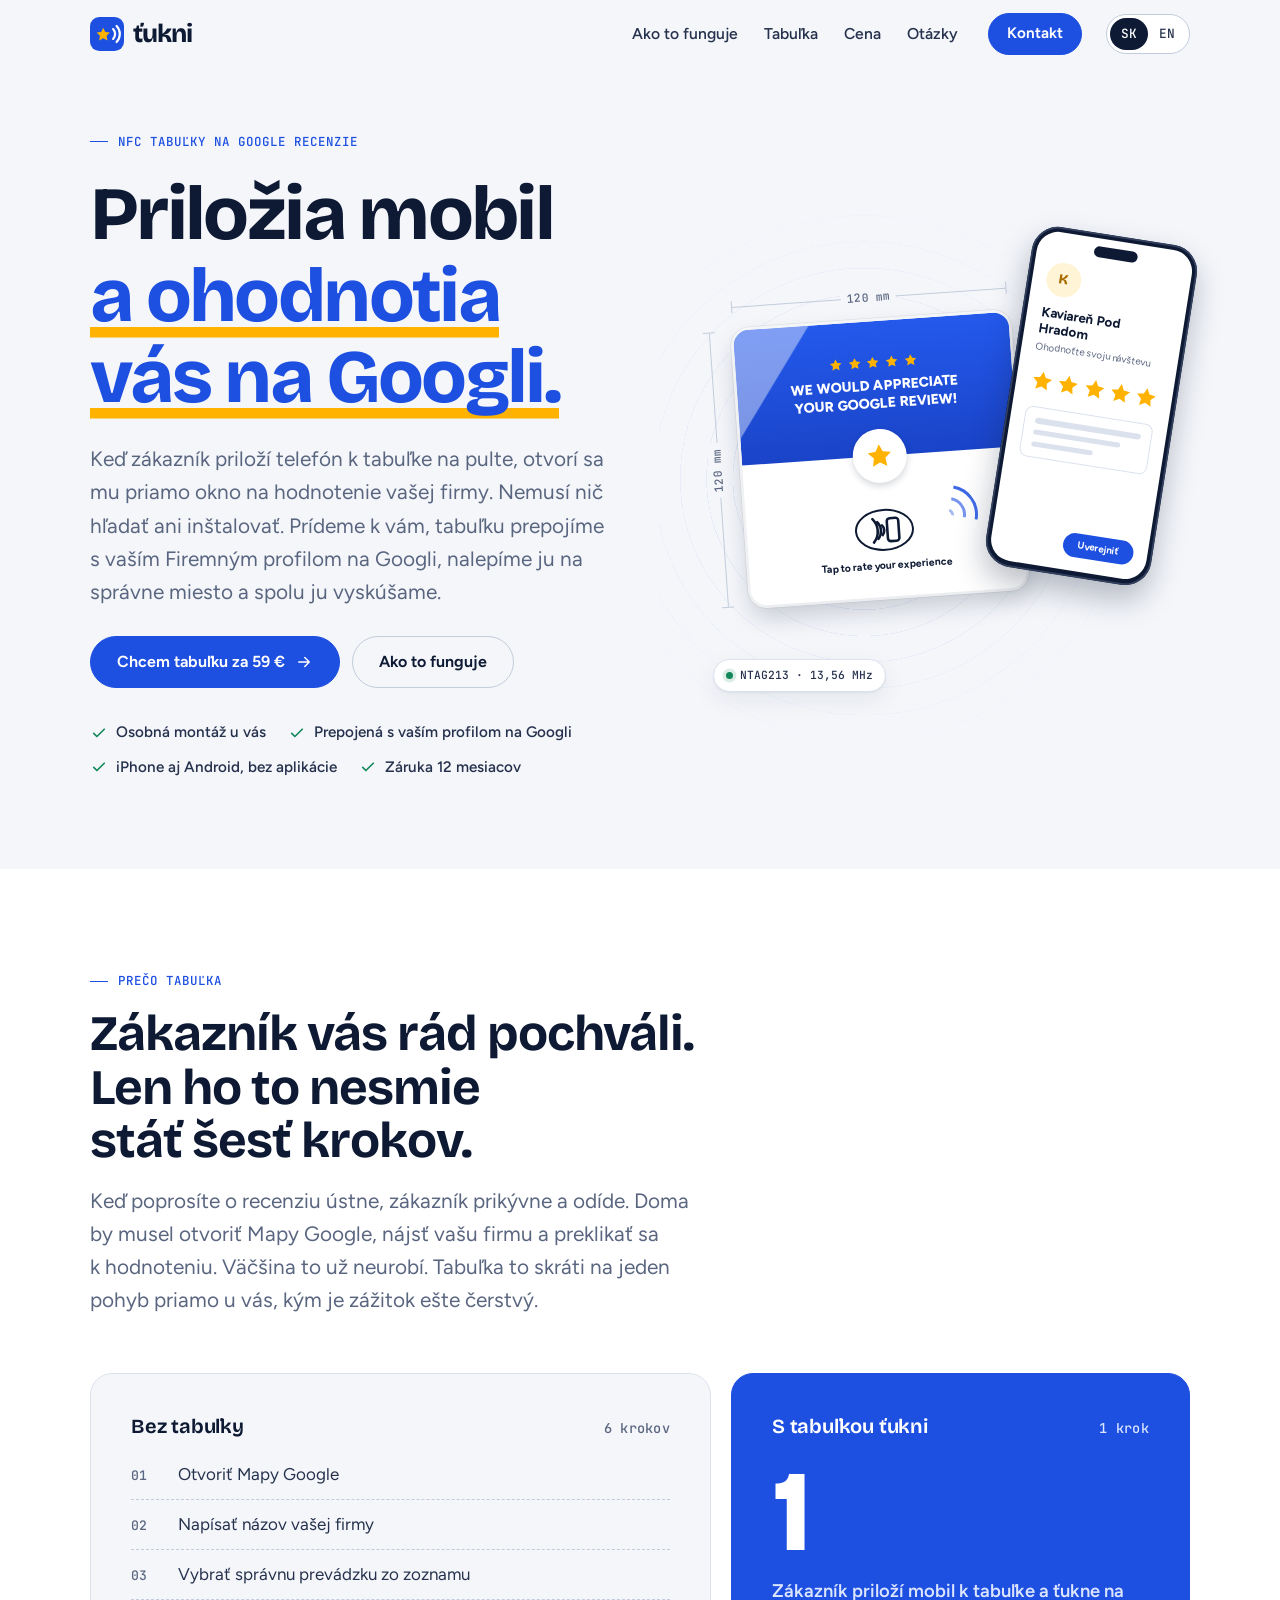
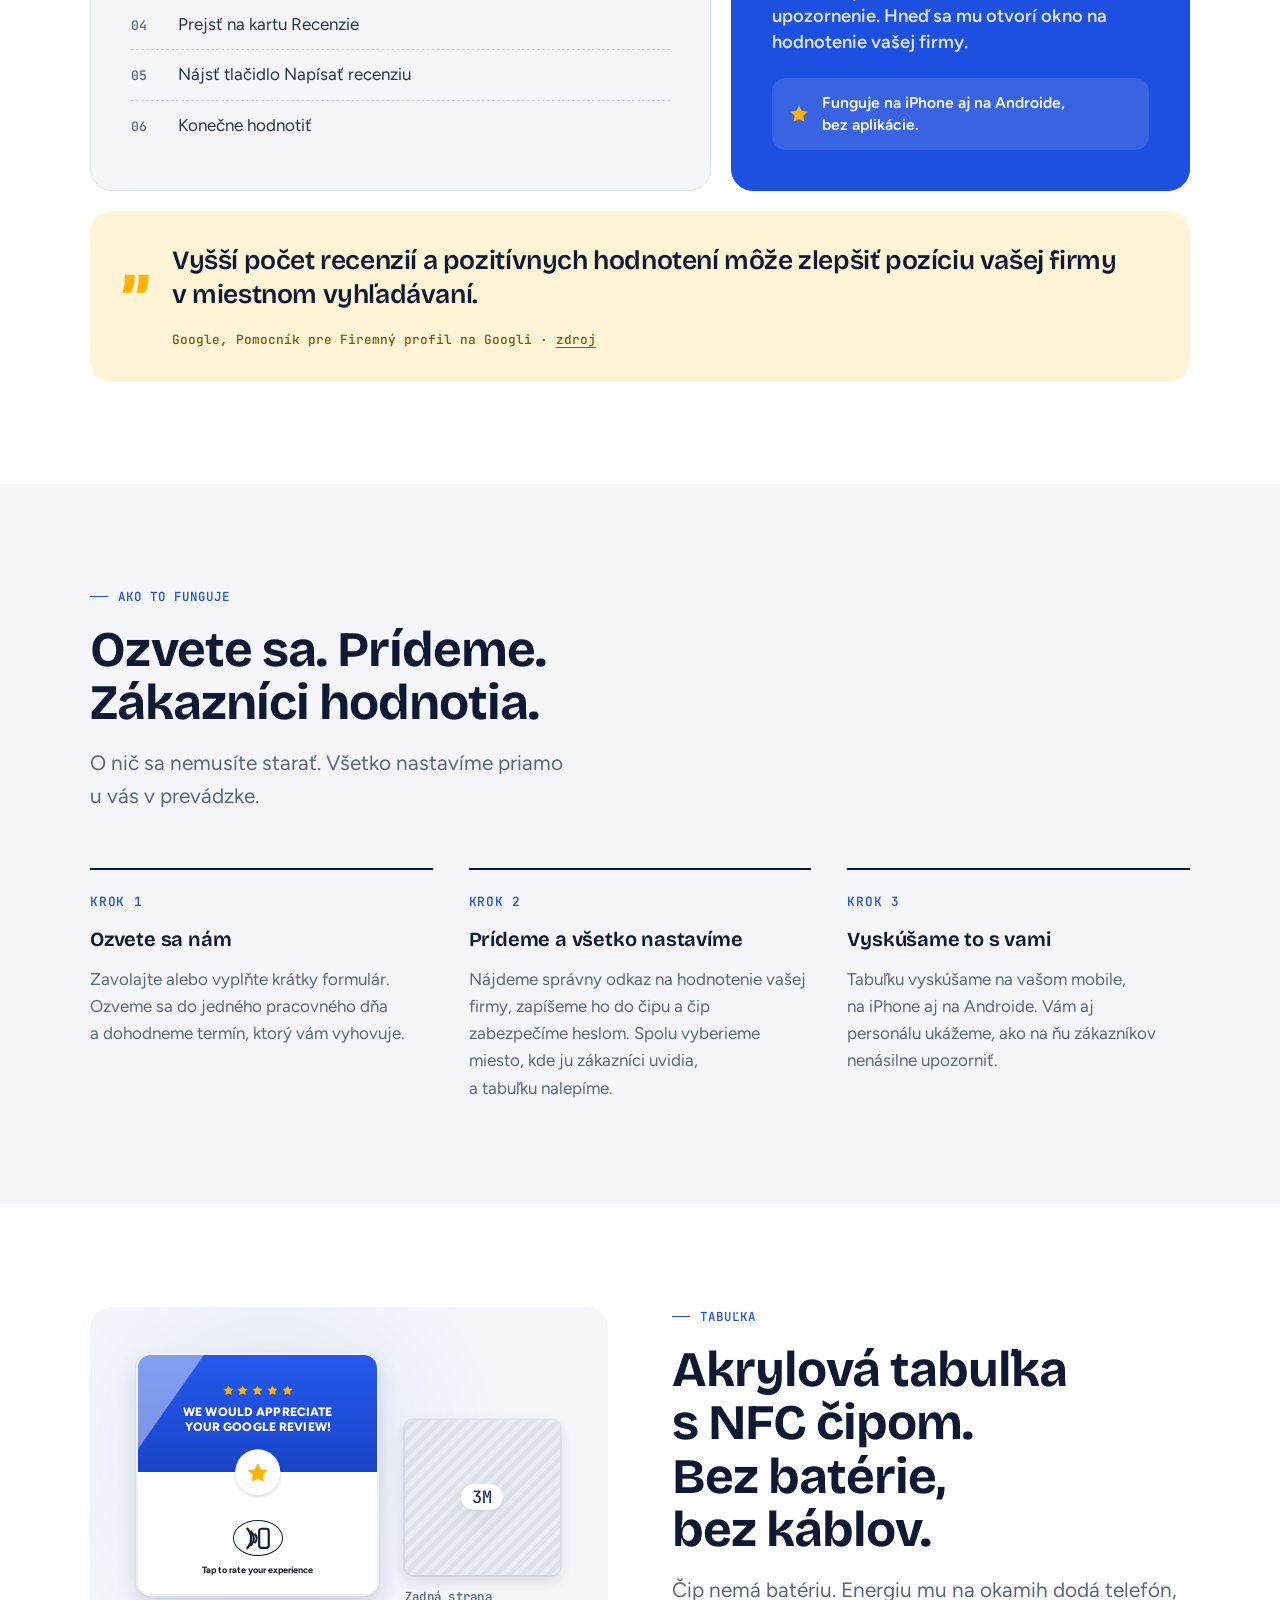
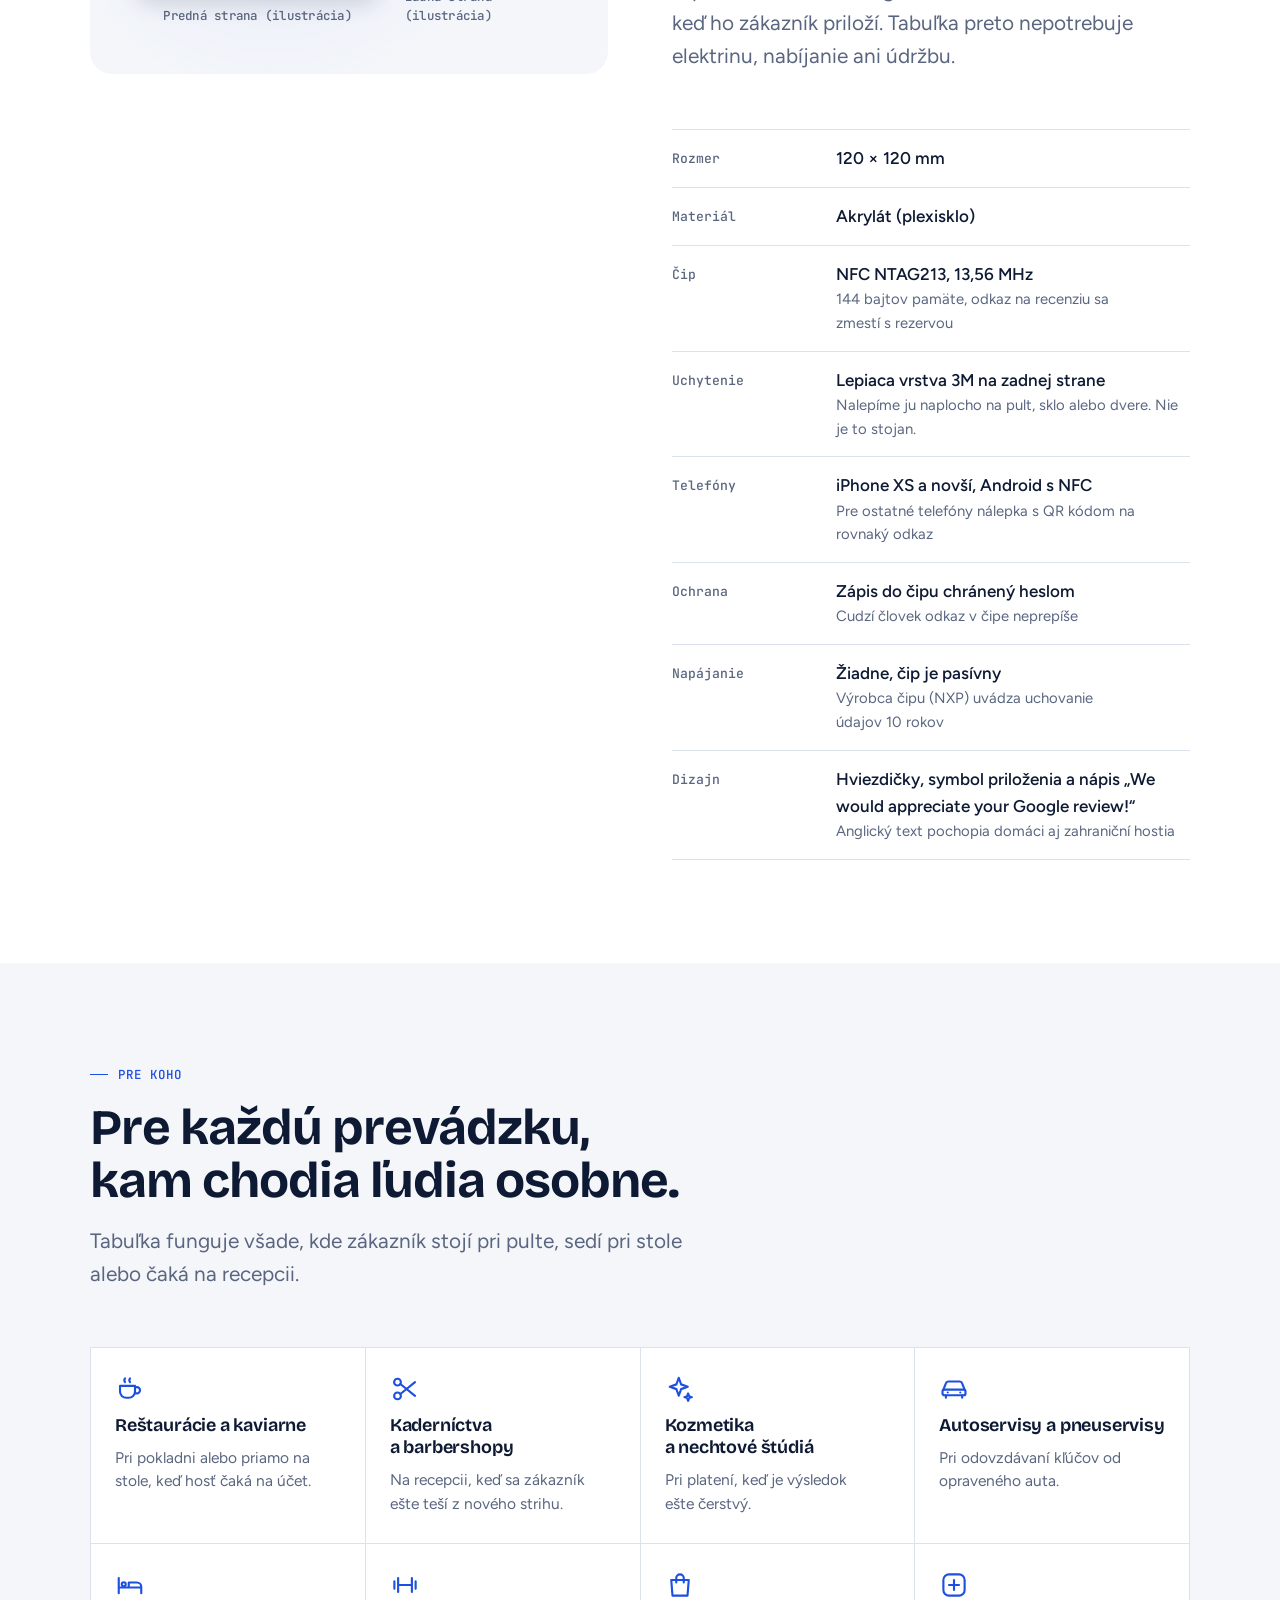
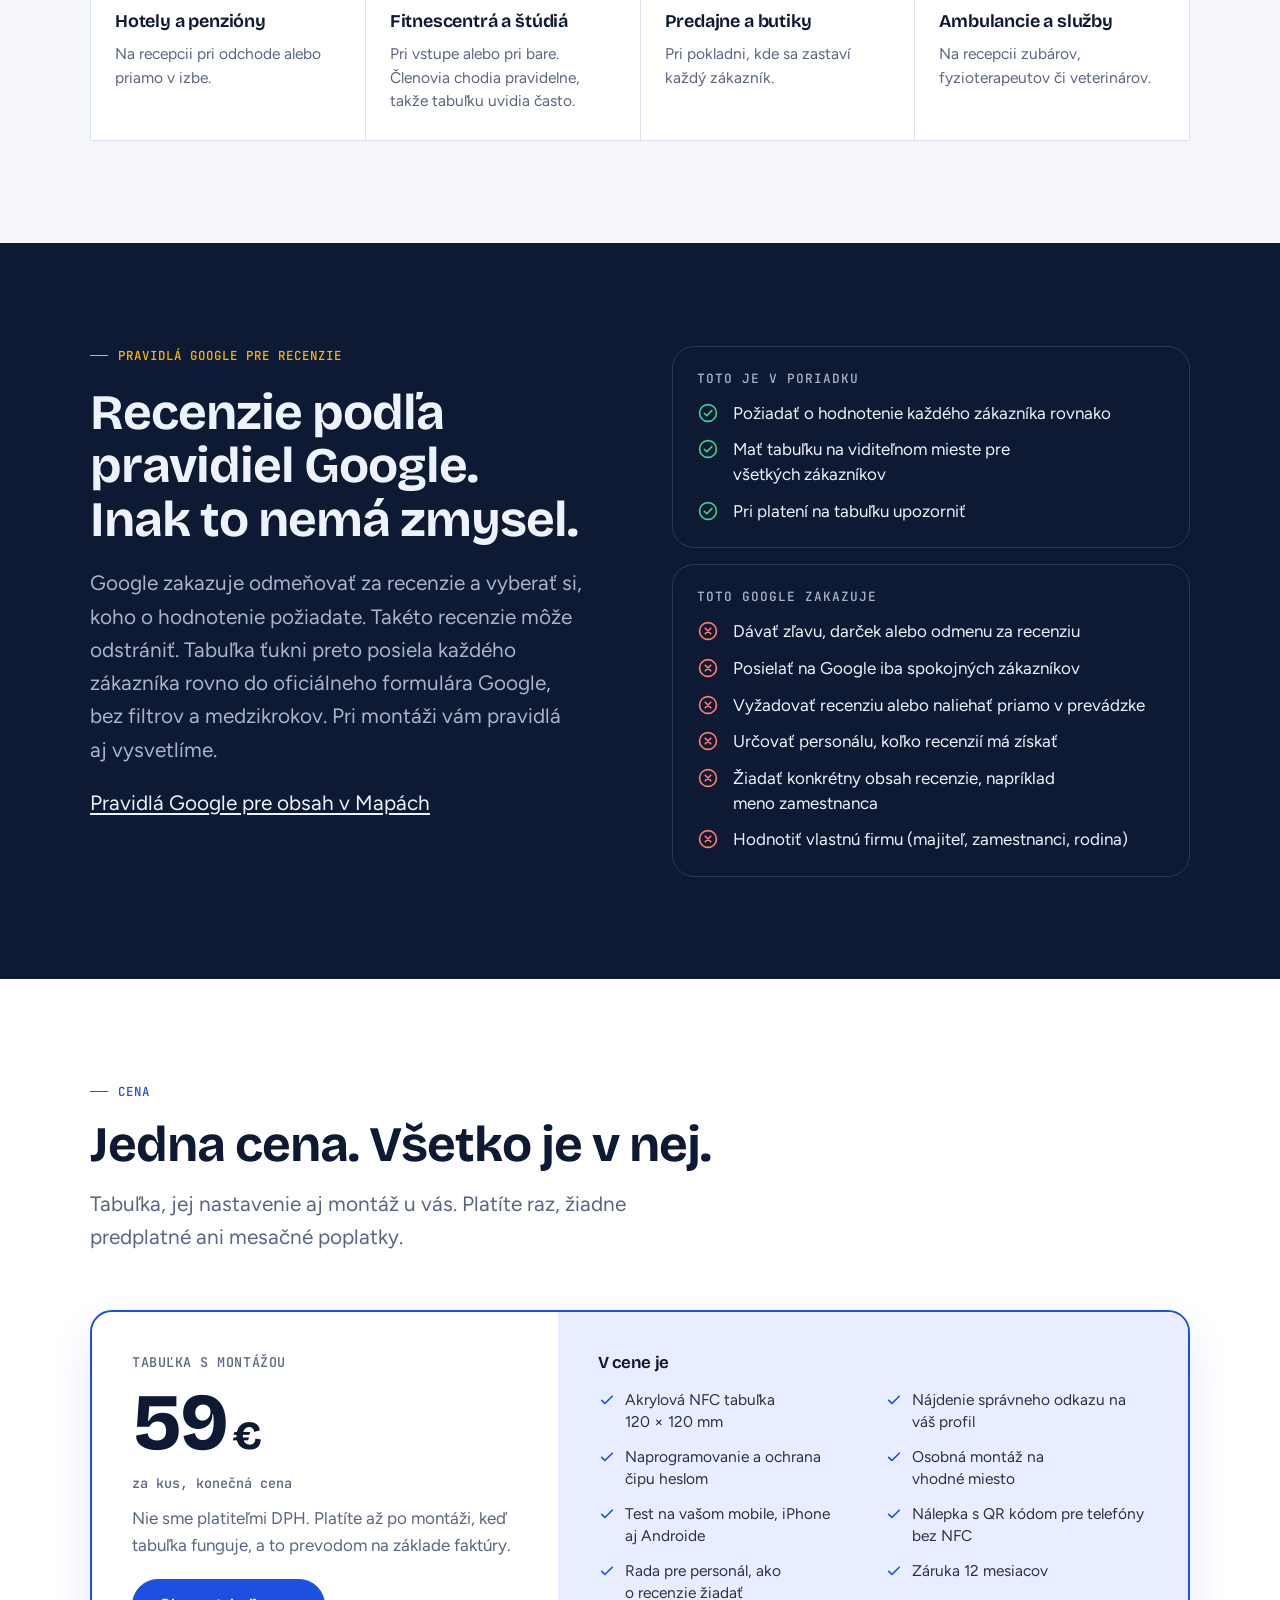
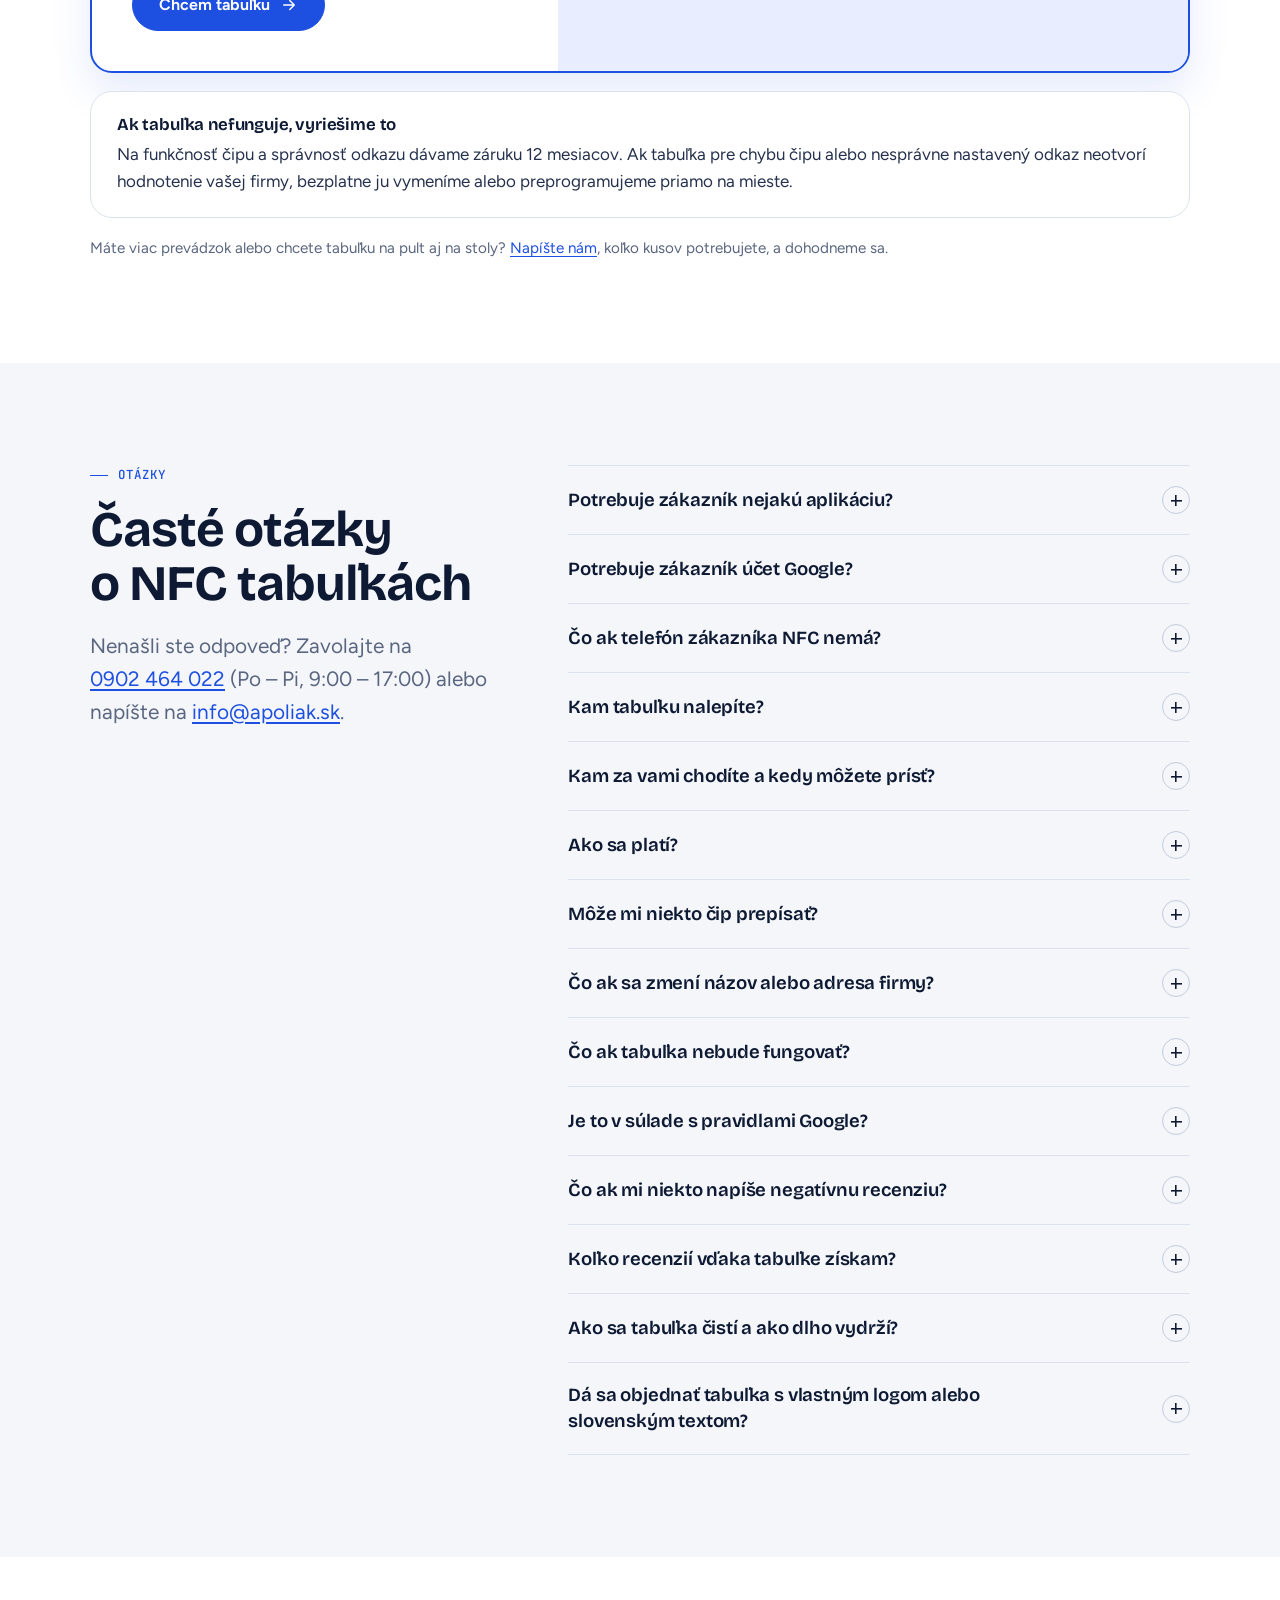
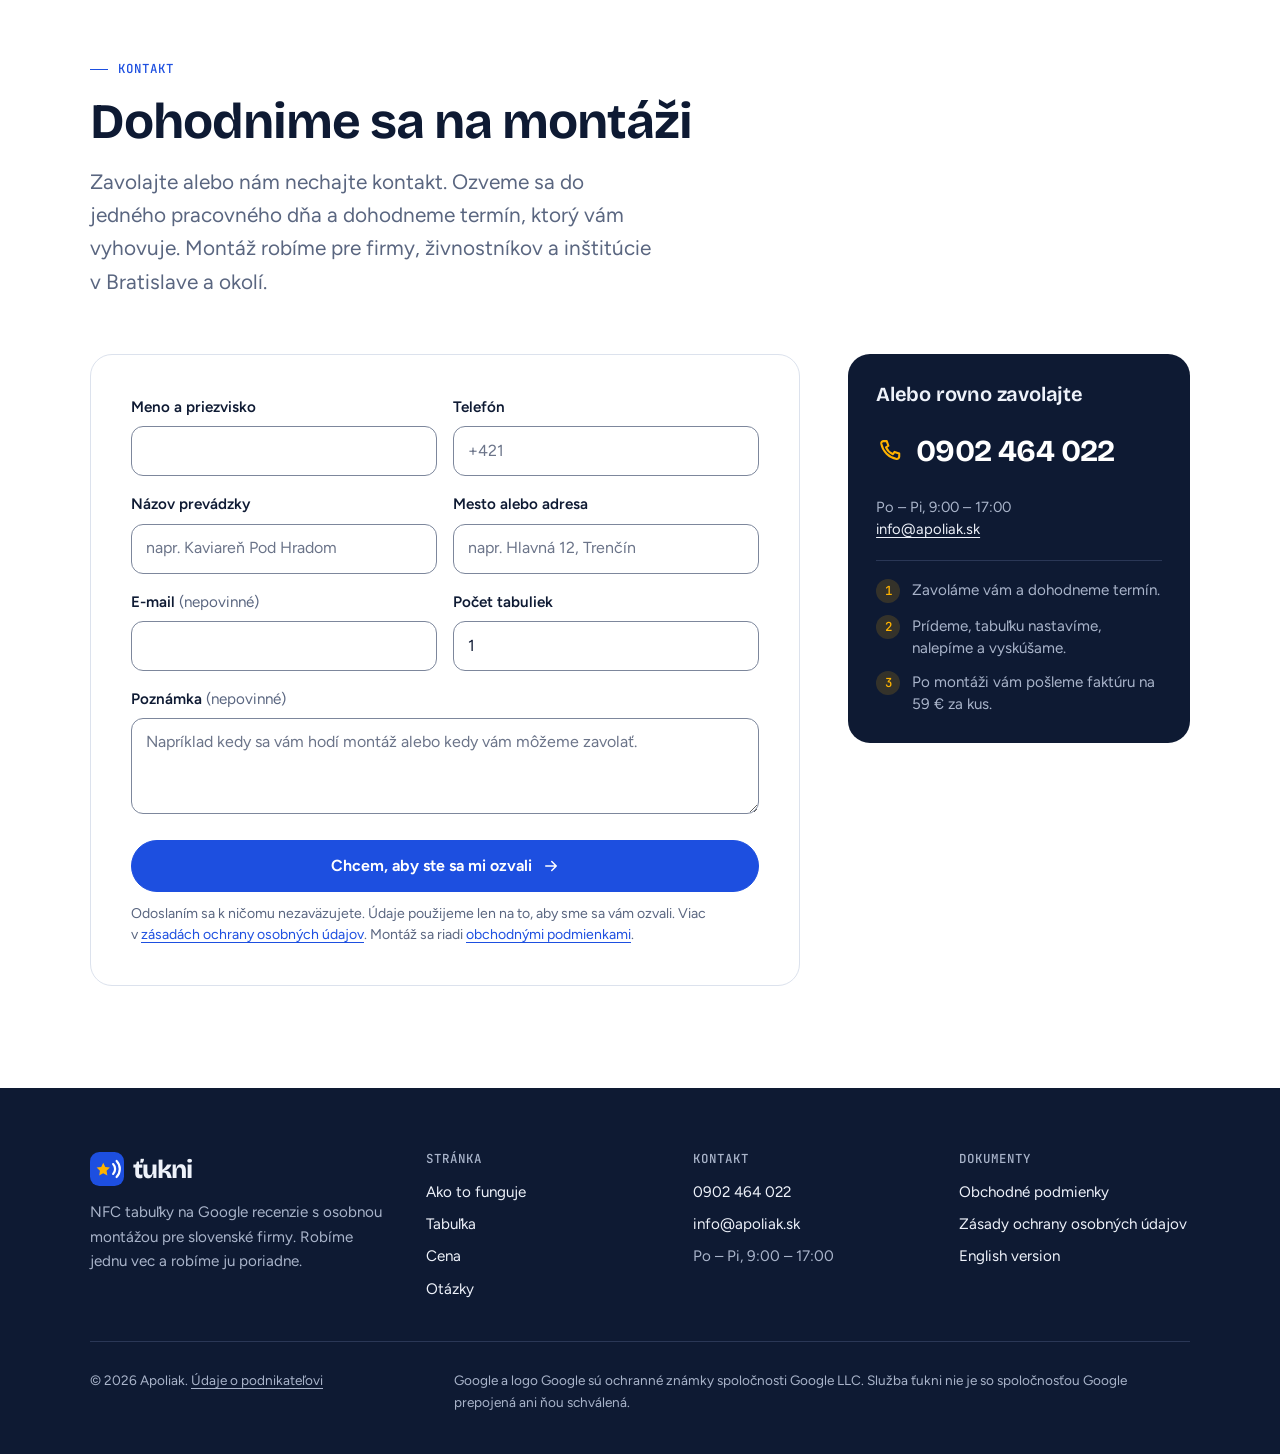
<file: index.html>
<!doctype html>
<html lang="sk">
<head>
  <meta charset="utf-8">
  <meta http-equiv="Content-Security-Policy" content="default-src 'self'; script-src 'self'; style-src 'self' 'unsafe-inline'; img-src 'self' data:; font-src 'self'; connect-src 'self' https://api.web3forms.com; form-action 'self' https://api.web3forms.com; base-uri 'self'; object-src 'none'">
  <meta name="referrer" content="strict-origin-when-cross-origin">
  <meta name="viewport" content="width=device-width, initial-scale=1, viewport-fit=cover">
  <title>NFC tabuľky na Google recenzie s montážou | ťukni</title>
  <meta name="description" content="NFC tabuľka na Google recenzie s osobnou montážou za 59 €. Prídeme, prepojíme ju s vaším profilom na Googli, nalepíme ju a vyskúšame. Pre firmy na Slovensku.">
  <meta name="theme-color" content="#f4f6fa">
  <meta name="color-scheme" content="light">
  <link rel="canonical" href="https://apoliak7777.github.io/Review-QR-Cards/">
  <link rel="alternate" hreflang="sk" href="https://apoliak7777.github.io/Review-QR-Cards/">
  <link rel="alternate" hreflang="en" href="https://apoliak7777.github.io/Review-QR-Cards/en/">
  <link rel="alternate" hreflang="x-default" href="https://apoliak7777.github.io/Review-QR-Cards/">

  <meta property="og:type" content="website">
  <meta property="og:locale" content="sk_SK">
  <meta property="og:locale:alternate" content="en_GB">
  <meta property="og:site_name" content="ťukni">
  <meta property="og:title" content="Viac Google recenzií na jedno priloženie mobilu">
  <meta property="og:description" content="NFC tabuľka na pulte otvorí zákazníkovi hodnotenie vašej firmy na Googli. Prídeme, nastavíme ju a nalepíme. 59 € vrátane montáže.">
  <meta property="og:url" content="https://apoliak7777.github.io/Review-QR-Cards/">
  <meta property="og:image" content="https://apoliak7777.github.io/Review-QR-Cards/assets/img/og-image.png">
  <meta property="og:image:width" content="1200">
  <meta property="og:image:height" content="630">
  <meta name="twitter:card" content="summary_large_image">

  <link rel="icon" href="assets/img/favicon.svg" type="image/svg+xml">
  <link rel="apple-touch-icon" href="assets/img/apple-touch-icon.png">

  <link rel="preload" href="assets/fonts/bricolage-grotesque-latin-wght-normal.woff2" as="font" type="font/woff2" crossorigin>
  <link rel="preload" href="assets/fonts/figtree-latin-wght-normal.woff2" as="font" type="font/woff2" crossorigin>
  <link rel="preload" href="assets/fonts/bricolage-grotesque-latin-ext-wght-normal.woff2" as="font" type="font/woff2" crossorigin>
  <link rel="preload" href="assets/fonts/figtree-latin-ext-wght-normal.woff2" as="font" type="font/woff2" crossorigin>
  <link rel="stylesheet" href="assets/css/style.css">
  <noscript><style>.order-form { display: none; }</style></noscript>

  <script type="application/ld+json">
  {
    "@context": "https://schema.org",
    "@graph": [
      {
        "@type": "LocalBusiness",
        "@id": "https://apoliak7777.github.io/Review-QR-Cards/#firma",
        "name": "ťukni",
        "url": "https://apoliak7777.github.io/Review-QR-Cards/",
        "logo": "https://apoliak7777.github.io/Review-QR-Cards/assets/img/logo-512.png",
        "image": "https://apoliak7777.github.io/Review-QR-Cards/assets/img/og-image.png",
        "email": "info@apoliak.sk",
        "telephone": "+421902464022",
        "priceRange": "59 €",
        "areaServed": { "@type": "City", "name": "Bratislava" }
      },
      {
        "@type": "WebSite",
        "@id": "https://apoliak7777.github.io/Review-QR-Cards/#web",
        "name": "ťukni",
        "url": "https://apoliak7777.github.io/Review-QR-Cards/",
        "inLanguage": "sk-SK",
        "publisher": { "@id": "https://apoliak7777.github.io/Review-QR-Cards/#firma" }
      },
      {
        "@type": "Product",
        "@id": "https://apoliak7777.github.io/Review-QR-Cards/#produkt",
        "name": "NFC tabuľka na Google recenzie s montážou",
        "description": "Akrylová tabuľka 120 × 120 mm s NFC čipom NTAG213. Nastavíme ju na priamy odkaz na hodnotenie vašej firmy na Googli, osobne ju nalepíme a vyskúšame. Funguje s iPhonom aj Androidom bez aplikácie.",
        "image": "https://apoliak7777.github.io/Review-QR-Cards/assets/img/og-image.png",
        "material": "akrylát",
        "offers": {
          "@type": "Offer",
          "price": "59.00",
          "priceCurrency": "EUR",
          "itemCondition": "https://schema.org/NewCondition",
          "url": "https://apoliak7777.github.io/Review-QR-Cards/#cena",
          "areaServed": "SK",
          "seller": { "@id": "https://apoliak7777.github.io/Review-QR-Cards/#firma" }
        }
      }
    ]
  }
  </script>
</head>
<body>
  <a class="skip-link" href="#obsah">Preskočiť na obsah</a>

  <!-- Ikony (sprite) -->
  <svg width="0" height="0" style="position:absolute" aria-hidden="true" focusable="false">
    <symbol id="i-star" viewBox="0 0 24 24"><path d="M12 2.6l2.9 5.9 6.5.95-4.7 4.58 1.1 6.47L12 17.45l-5.8 3.05 1.1-6.47L2.6 9.45l6.5-.95z"/></symbol>
    <symbol id="i-check" viewBox="0 0 24 24"><g fill="none" stroke="currentColor" stroke-width="2.2" stroke-linecap="round" stroke-linejoin="round"><path d="M5 12.5l4.2 4.2L19 7"/></g></symbol>
    <symbol id="i-arrow" viewBox="0 0 24 24"><g fill="none" stroke="currentColor" stroke-width="2" stroke-linecap="round" stroke-linejoin="round"><path d="M5 12h14M13 6l6 6-6 6"/></g></symbol>
    <symbol id="i-yes" viewBox="0 0 24 24"><g fill="none" stroke="currentColor" stroke-width="1.8" stroke-linecap="round" stroke-linejoin="round"><circle cx="12" cy="12" r="9.2"/><path d="M8 12.3l2.7 2.7L16.2 9.5"/></g></symbol>
    <symbol id="i-no" viewBox="0 0 24 24"><g fill="none" stroke="currentColor" stroke-width="1.8" stroke-linecap="round" stroke-linejoin="round"><circle cx="12" cy="12" r="9.2"/><path d="M9 9l6 6M15 9l-6 6"/></g></symbol>
    <symbol id="i-tap" viewBox="0 0 24 24"><g fill="none" stroke="currentColor" stroke-width="1.8" stroke-linecap="round" stroke-linejoin="round"><rect x="13.5" y="4" width="8" height="16" rx="2"/><path d="M10 8.6a5 5 0 0 1 0 6.8"/><path d="M6.8 6.2a8.6 8.6 0 0 1 0 11.6"/><path d="M3.6 3.8a12.2 12.2 0 0 1 0 16.4"/></g></symbol>
    <symbol id="i-phone" viewBox="0 0 24 24"><g fill="none" stroke="currentColor" stroke-width="1.8" stroke-linecap="round" stroke-linejoin="round"><path d="M6.6 3.5h2.6l1.4 4-2 1.4a11.5 11.5 0 0 0 5.9 5.9l1.4-2 4 1.4v2.6a2 2 0 0 1-2.2 2A16.5 16.5 0 0 1 4.5 5.7a2 2 0 0 1 2.1-2.2z"/></g></symbol>
    <symbol id="i-menu" viewBox="0 0 24 24"><g fill="none" stroke="currentColor" stroke-width="2" stroke-linecap="round"><path d="M4 7h16M4 12h16M4 17h16"/></g></symbol>
    <symbol id="i-close" viewBox="0 0 24 24"><g fill="none" stroke="currentColor" stroke-width="2" stroke-linecap="round"><path d="M6 6l12 12M18 6L6 18"/></g></symbol>
    <symbol id="i-mail" viewBox="0 0 24 24"><g fill="none" stroke="currentColor" stroke-width="1.8" stroke-linecap="round" stroke-linejoin="round"><rect x="3" y="5" width="18" height="14" rx="2.5"/><path d="M3.5 6.5l8.5 6.5 8.5-6.5"/></g></symbol>
    <symbol id="i-cafe" viewBox="0 0 24 24"><g fill="none" stroke="currentColor" stroke-width="1.7" stroke-linecap="round" stroke-linejoin="round"><path d="M4 9.5h12V14a5 5 0 0 1-5 5H9a5 5 0 0 1-5-5z"/><path d="M16 10.5h1.5a2.5 2.5 0 0 1 0 5H16"/><path d="M8 3.5c-.7.9-.7 2 0 3M12 3.5c-.7.9-.7 2 0 3"/></g></symbol>
    <symbol id="i-scissors" viewBox="0 0 24 24"><g fill="none" stroke="currentColor" stroke-width="1.7" stroke-linecap="round" stroke-linejoin="round"><circle cx="6" cy="6.5" r="2.7"/><circle cx="6" cy="17.5" r="2.7"/><path d="M8.3 8 20 17.5M8.3 16 20 6.5"/></g></symbol>
    <symbol id="i-sparkle" viewBox="0 0 24 24"><g fill="none" stroke="currentColor" stroke-width="1.7" stroke-linecap="round" stroke-linejoin="round"><path d="M11 3l1.9 5.3 5.3 1.9-5.3 1.9L11 17.4l-1.9-5.3-5.3-1.9 5.3-1.9z"/><path d="M18.5 15.5l.8 2.2 2.2.8-2.2.8-.8 2.2-.8-2.2-2.2-.8 2.2-.8z"/></g></symbol>
    <symbol id="i-car" viewBox="0 0 24 24"><g fill="none" stroke="currentColor" stroke-width="1.7" stroke-linecap="round" stroke-linejoin="round"><path d="M3.5 12.5l2-5A2 2 0 0 1 7.4 6h9.2a2 2 0 0 1 1.9 1.5l2 5"/><rect x="2.8" y="12.5" width="18.4" height="4.5" rx="1.5"/><path d="M5.5 17v2M18.5 17v2M7 14.8h.01M17 14.8h.01"/></g></symbol>
    <symbol id="i-bed" viewBox="0 0 24 24"><g fill="none" stroke="currentColor" stroke-width="1.7" stroke-linecap="round" stroke-linejoin="round"><path d="M3 18.5V6.5M3 14h18v4.5M21 14v-.5A3.5 3.5 0 0 0 17.5 10H11v4"/><circle cx="7" cy="11.4" r="1.6"/></g></symbol>
    <symbol id="i-gym" viewBox="0 0 24 24"><g fill="none" stroke="currentColor" stroke-width="1.7" stroke-linecap="round" stroke-linejoin="round"><path d="M6.5 6.5v11M17.5 6.5v11M3.5 9v6M20.5 9v6M6.5 12h11"/></g></symbol>
    <symbol id="i-bag" viewBox="0 0 24 24"><g fill="none" stroke="currentColor" stroke-width="1.7" stroke-linecap="round" stroke-linejoin="round"><path d="M5 8h14l-1 12.5H6z"/><path d="M9 10V6.5a3 3 0 0 1 6 0V10"/></g></symbol>
    <symbol id="i-medical" viewBox="0 0 24 24"><g fill="none" stroke="currentColor" stroke-width="1.7" stroke-linecap="round" stroke-linejoin="round"><rect x="3.5" y="3.5" width="17" height="17" rx="4.5"/><path d="M12 8v8M8 12h8"/></g></symbol>
  </svg>

  <header class="site-header" id="hore">
    <div class="wrap header-inner">
      <a class="logo" href="./" aria-label="ťukni – úvod">
        <svg class="logo-mark" viewBox="0 0 40 40" aria-hidden="true"><rect width="40" height="40" rx="11" fill="#1d4fe0"/><path fill="#ffb300" d="M15.6 9.6l2.4 4.9 5.4.8-3.9 3.8.9 5.4-4.8-2.5-4.8 2.5.9-5.4-3.9-3.8 5.4-.8z" transform="translate(0 3)"/><path d="M27.2 14.2a8.4 8.4 0 0 1 0 11.6M31.3 10.6a13.6 13.6 0 0 1 0 18.8" fill="none" stroke="#fff" stroke-width="2.6" stroke-linecap="round"/></svg>
        ťukni
      </a>
      <nav class="nav" id="menu" aria-label="Hlavná navigácia">
        <ul class="nav-links">
          <li><a href="#ako-to-funguje">Ako to funguje</a></li>
          <li><a href="#tabulka">Tabuľka</a></li>
          <li><a href="#cena">Cena</a></li>
          <li><a href="#otazky">Otázky</a></li>
        </ul>
        <a class="btn btn--small" href="#kontakt">Kontakt</a>
      </nav>
      <div class="lang-switch" aria-label="Jazyk">
        <a href="./" lang="sk" hreflang="sk" aria-current="true">SK</a>
        <a href="en/" lang="en" hreflang="en">EN</a>
      </div>
      <button class="nav-toggle" type="button" aria-expanded="false" aria-controls="menu" aria-label="Otvoriť menu">
        <svg aria-hidden="true"><use href="#i-menu"/></svg>
      </button>
    </div>
  </header>

  <main id="obsah">

    <!-- ===== HERO ===== -->
    <section class="hero" aria-labelledby="hero-title">
      <div class="wrap hero-grid">
        <div class="hero-copy">
          <h1 id="hero-title"><span class="eyebrow">NFC tabuľky na Google recenzie</span> Priložia mobil <span class="mark">a&nbsp;ohodnotia vás na&nbsp;Googli.</span></h1>
          <p class="hero-lead">Keď zákazník priloží telefón k&nbsp;tabuľke na pulte, otvorí sa mu priamo okno na hodnotenie vašej firmy. Nemusí nič hľadať ani inštalovať. Prídeme k&nbsp;vám, tabuľku prepojíme s&nbsp;vaším Firemným profilom na Googli, nalepíme ju na správne miesto a&nbsp;spolu ju vyskúšame.</p>
          <div class="hero-actions">
            <a class="btn" href="#kontakt">Chcem tabuľku za 59&nbsp;€ <svg aria-hidden="true"><use href="#i-arrow"/></svg></a>
            <a class="btn btn--ghost" href="#ako-to-funguje">Ako to funguje</a>
          </div>
          <ul class="checks">
            <li><svg aria-hidden="true"><use href="#i-check"/></svg>Osobná montáž u&nbsp;vás</li>
            <li><svg aria-hidden="true"><use href="#i-check"/></svg>Prepojená s&nbsp;vaším profilom na Googli</li>
            <li><svg aria-hidden="true"><use href="#i-check"/></svg>iPhone aj Android, bez aplikácie</li>
            <li><svg aria-hidden="true"><use href="#i-check"/></svg>Záruka 12&nbsp;mesiacov</li>
          </ul>
        </div>

        <div class="hero-visual">
          <div class="scene" role="img" aria-label="Ilustrácia: akrylová NFC tabuľka 120 × 120 mm s hviezdičkami a telefón, ktorý po priložení otvorí hodnotenie firmy s piatimi hviezdičkami">
            <div class="scene-rings"></div>
            <div class="plate">
              <div class="dim dim--top"><span>120&nbsp;mm</span></div>
              <div class="dim dim--side"><span>120&nbsp;mm</span></div>
              <div class="plate-face">
                <div class="plate-top">
                  <div class="plate-stars"><svg><use href="#i-star" fill="currentColor"/></svg><svg><use href="#i-star" fill="currentColor"/></svg><svg><use href="#i-star" fill="currentColor"/></svg><svg><use href="#i-star" fill="currentColor"/></svg><svg><use href="#i-star" fill="currentColor"/></svg></div>
                  <span lang="en">WE WOULD APPRECIATE<br>YOUR GOOGLE REVIEW!</span>
                </div>
                <div class="plate-bottom">
                  <div class="plate-badge"><svg><use href="#i-star" fill="currentColor"/></svg></div>
                  <div class="plate-tap"><svg><use href="#i-tap"/></svg></div>
                  <span lang="en">Tap to rate your experience</span>
                </div>
              </div>
            </div>
            <div class="waves"><span></span><span></span><span></span></div>
            <div class="phone">
              <div class="phone-screen">
                <div class="ps-avatar">K</div>
                <p class="ps-name">Kaviareň Pod Hradom</p>
                <p class="ps-sub">Ohodnoťte svoju návštevu</p>
                <div class="ps-stars">
                  <svg style="--i:0"><use href="#i-star"/></svg>
                  <svg style="--i:1"><use href="#i-star"/></svg>
                  <svg style="--i:2"><use href="#i-star"/></svg>
                  <svg style="--i:3"><use href="#i-star"/></svg>
                  <svg style="--i:4"><use href="#i-star"/></svg>
                </div>
                <div class="ps-lines"><i></i><i></i><i></i></div>
                <span class="ps-btn">Uverejniť</span>
              </div>
            </div>
            <div class="scene-tag">NTAG213 · 13,56&nbsp;MHz</div>
          </div>
        </div>
      </div>
    </section>

    <!-- ===== PREČO ===== -->
    <section class="section section--white" id="preco" aria-labelledby="preco-title">
      <div class="wrap">
        <div class="section-head">
          <span class="eyebrow">Prečo tabuľka</span>
          <h2 id="preco-title"><span class="sent">Zákazník vás rád pochváli.</span> <span class="sent">Len ho to nesmie stáť šesť krokov.</span></h2>
          <p>Keď poprosíte o&nbsp;recenziu ústne, zákazník prikývne a&nbsp;odíde. Doma by musel otvoriť Mapy Google, nájsť vašu firmu a&nbsp;preklikať sa k&nbsp;hodnoteniu. Väčšina to už neurobí. Tabuľka to skráti na jeden pohyb priamo u&nbsp;vás, kým je zážitok ešte čerstvý.</p>
        </div>

        <div class="compare">
          <div class="compare-card">
            <h3>Bez tabuľky <span class="compare-count">6&nbsp;krokov</span></h3>
            <ol class="steps-list">
              <li>Otvoriť Mapy Google</li>
              <li>Napísať názov vašej firmy</li>
              <li>Vybrať správnu prevádzku zo zoznamu</li>
              <li>Prejsť na kartu Recenzie</li>
              <li>Nájsť tlačidlo Napísať recenziu</li>
              <li>Konečne hodnotiť</li>
            </ol>
          </div>
          <div class="compare-card compare-card--win">
            <h3>S&nbsp;tabuľkou ťukni <span class="compare-count">1&nbsp;krok</span></h3>
            <p class="compare-big">1<small>Zákazník priloží mobil k&nbsp;tabuľke a&nbsp;ťukne na upozornenie. Hneď sa mu otvorí okno na hodnotenie vašej firmy.</small></p>
            <p class="compare-note"><svg aria-hidden="true"><use href="#i-star" fill="currentColor"/></svg>Funguje na iPhone aj na Androide, bez aplikácie.</p>
          </div>
        </div>

        <figure class="quote">
          <span class="quote-mark" aria-hidden="true">„</span>
          <blockquote>
            <p>Vyšší počet recenzií a&nbsp;pozitívnych hodnotení môže zlepšiť pozíciu vašej firmy v&nbsp;miestnom vyhľadávaní.</p>
          </blockquote>
          <figcaption>Google, Pomocník pre Firemný profil na Googli · <a href="https://support.google.com/business/answer/7091?hl=sk" target="_blank" rel="noopener">zdroj</a></figcaption>
        </figure>
      </div>
    </section>

    <!-- ===== AKO TO FUNGUJE ===== -->
    <section class="section" id="ako-to-funguje" aria-labelledby="ako-title">
      <div class="wrap">
        <div class="section-head">
          <span class="eyebrow">Ako to funguje</span>
          <h2 id="ako-title">Ozvete sa. Prídeme. Zákazníci hodnotia.</h2>
          <p>O&nbsp;nič sa nemusíte starať. Všetko nastavíme priamo u&nbsp;vás v&nbsp;prevádzke.</p>
        </div>
        <ol class="how">
          <li>
            <span class="how-num">Krok 1</span>
            <h3>Ozvete sa nám</h3>
            <p>Zavolajte alebo vyplňte krátky formulár. Ozveme sa do jedného pracovného dňa a&nbsp;dohodneme termín, ktorý vám vyhovuje.</p>
          </li>
          <li>
            <span class="how-num">Krok 2</span>
            <h3>Prídeme a&nbsp;všetko nastavíme</h3>
            <p>Nájdeme správny odkaz na hodnotenie vašej firmy, zapíšeme ho do čipu a&nbsp;čip zabezpečíme heslom. Spolu vyberieme miesto, kde ju zákazníci uvidia, a&nbsp;tabuľku nalepíme.</p>
          </li>
          <li>
            <span class="how-num">Krok 3</span>
            <h3>Vyskúšame to s&nbsp;vami</h3>
            <p>Tabuľku vyskúšame na vašom mobile, na iPhone aj na Androide. Vám aj personálu ukážeme, ako na ňu zákazníkov nenásilne upozorniť.</p>
          </li>
        </ol>
      </div>
    </section>

    <!-- ===== TABUĽKA ===== -->
    <section class="section section--white" id="tabulka" aria-labelledby="tabulka-title">
      <div class="wrap spec">
        <div class="spec-stage" aria-hidden="true">
        <div class="spec-visual">
          <div class="spec-side">
            <div class="plate-face">
              <div class="plate-top">
                <div class="plate-stars"><svg><use href="#i-star" fill="currentColor"/></svg><svg><use href="#i-star" fill="currentColor"/></svg><svg><use href="#i-star" fill="currentColor"/></svg><svg><use href="#i-star" fill="currentColor"/></svg><svg><use href="#i-star" fill="currentColor"/></svg></div>
                <span lang="en">WE WOULD APPRECIATE<br>YOUR GOOGLE REVIEW!</span>
              </div>
              <div class="plate-bottom">
                <div class="plate-badge"><svg><use href="#i-star" fill="currentColor"/></svg></div>
                <div class="plate-tap"><svg><use href="#i-tap"/></svg></div>
                <span lang="en">Tap to rate your experience</span>
              </div>
            </div>
            <span class="spec-caption">Predná strana (ilustrácia)</span>
          </div>
          <div class="spec-side">
            <div class="plate-back"><span>3M</span></div>
            <span class="spec-caption">Zadná strana (ilustrácia)</span>
          </div>
        </div>
        </div>

        <div>
          <div class="section-head">
            <span class="eyebrow">Tabuľka</span>
            <h2 id="tabulka-title"><span class="sent">Akrylová tabuľka s&nbsp;NFC čipom.</span> <span class="sent">Bez batérie, bez káblov.</span></h2>
            <p>Čip nemá batériu. Energiu mu na okamih dodá telefón, keď ho zákazník priloží. Tabuľka preto nepotrebuje elektrinu, nabíjanie ani údržbu.</p>
          </div>
          <dl class="spec-list">
            <div class="spec-row"><dt>Rozmer</dt><dd>120&nbsp;×&nbsp;120&nbsp;mm</dd></div>
            <div class="spec-row"><dt>Materiál</dt><dd>Akrylát (plexisklo)</dd></div>
            <div class="spec-row"><dt>Čip</dt><dd>NFC NTAG213, 13,56&nbsp;MHz<small>144&nbsp;bajtov pamäte, odkaz na recenziu sa zmestí s&nbsp;rezervou</small></dd></div>
            <div class="spec-row"><dt>Uchytenie</dt><dd>Lepiaca vrstva 3M na zadnej strane<small>Nalepíme ju naplocho na pult, sklo alebo dvere. Nie je to stojan.</small></dd></div>
            <div class="spec-row"><dt>Telefóny</dt><dd>iPhone XS a&nbsp;novší, Android s&nbsp;NFC<small>Pre ostatné telefóny nálepka s&nbsp;QR kódom na rovnaký odkaz</small></dd></div>
            <div class="spec-row"><dt>Ochrana</dt><dd>Zápis do čipu chránený heslom<small>Cudzí človek odkaz v&nbsp;čipe neprepíše</small></dd></div>
            <div class="spec-row"><dt>Napájanie</dt><dd>Žiadne, čip je pasívny<small>Výrobca čipu (NXP) uvádza uchovanie údajov 10&nbsp;rokov</small></dd></div>
            <div class="spec-row"><dt>Dizajn</dt><dd>Hviezdičky, symbol priloženia a&nbsp;nápis „<span lang="en">We would appreciate your Google review!</span>“<small>Anglický text pochopia domáci aj zahraniční hostia</small></dd></div>
          </dl>
        </div>
      </div>
    </section>

    <!-- ===== PRE KOHO ===== -->
    <section class="section" id="pre-koho" aria-labelledby="pre-koho-title">
      <div class="wrap">
        <div class="section-head">
          <span class="eyebrow">Pre koho</span>
          <h2 id="pre-koho-title">Pre každú prevádzku, kam chodia ľudia osobne.</h2>
          <p>Tabuľka funguje všade, kde zákazník stojí pri pulte, sedí pri stole alebo čaká na recepcii.</p>
        </div>
        <ul class="who">
          <li><svg aria-hidden="true"><use href="#i-cafe"/></svg><h3>Reštaurácie a&nbsp;kaviarne</h3><p>Pri pokladni alebo priamo na stole, keď hosť čaká na účet.</p></li>
          <li><svg aria-hidden="true"><use href="#i-scissors"/></svg><h3>Kaderníctva a&nbsp;barbershopy</h3><p>Na recepcii, keď sa zákazník ešte teší z&nbsp;nového strihu.</p></li>
          <li><svg aria-hidden="true"><use href="#i-sparkle"/></svg><h3>Kozmetika a&nbsp;nechtové štúdiá</h3><p>Pri platení, keď je výsledok ešte čerstvý.</p></li>
          <li><svg aria-hidden="true"><use href="#i-car"/></svg><h3>Autoservisy a&nbsp;pneuservisy</h3><p>Pri odovzdávaní kľúčov od opraveného auta.</p></li>
          <li><svg aria-hidden="true"><use href="#i-bed"/></svg><h3>Hotely a&nbsp;penzióny</h3><p>Na recepcii pri odchode alebo priamo v&nbsp;izbe.</p></li>
          <li><svg aria-hidden="true"><use href="#i-gym"/></svg><h3>Fitnescentrá a&nbsp;štúdiá</h3><p>Pri vstupe alebo pri bare. Členovia chodia pravidelne, takže tabuľku uvidia často.</p></li>
          <li><svg aria-hidden="true"><use href="#i-bag"/></svg><h3>Predajne a&nbsp;butiky</h3><p>Pri pokladni, kde sa zastaví každý zákazník.</p></li>
          <li><svg aria-hidden="true"><use href="#i-medical"/></svg><h3>Ambulancie a&nbsp;služby</h3><p>Na recepcii zubárov, fyzioterapeutov či veterinárov.</p></li>
        </ul>
      </div>
    </section>

    <!-- ===== PRAVIDLÁ GOOGLE ===== -->
    <section class="section section--ink" id="pravidla" aria-labelledby="pravidla-title">
      <div class="wrap rules">
        <div class="rules-copy">
          <span class="eyebrow">Pravidlá Google pre recenzie</span>
          <h2 id="pravidla-title">Recenzie podľa pravidiel Google. Inak to nemá zmysel.</h2>
          <p>Google zakazuje odmeňovať za recenzie a&nbsp;vyberať si, koho o&nbsp;hodnotenie požiadate. Takéto recenzie môže odstrániť. Tabuľka ťukni preto posiela každého zákazníka rovno do oficiálneho formulára Google, bez filtrov a&nbsp;medzikrokov. Pri montáži vám pravidlá aj vysvetlíme.</p>
          <p><a href="https://support.google.com/contributionpolicy/answer/7400114?hl=sk" target="_blank" rel="noopener">Pravidlá Google pre obsah v&nbsp;Mapách</a></p>
        </div>
        <div class="rules-lists">
          <div class="rule-group rule-group--yes">
            <h3>Toto je v&nbsp;poriadku</h3>
            <ul>
              <li><svg aria-hidden="true"><use href="#i-yes"/></svg>Požiadať o&nbsp;hodnotenie každého zákazníka rovnako</li>
              <li><svg aria-hidden="true"><use href="#i-yes"/></svg>Mať tabuľku na viditeľnom mieste pre všetkých zákazníkov</li>
              <li><svg aria-hidden="true"><use href="#i-yes"/></svg>Pri platení na tabuľku upozorniť</li>
            </ul>
          </div>
          <div class="rule-group rule-group--no">
            <h3>Toto Google zakazuje</h3>
            <ul>
              <li><svg aria-hidden="true"><use href="#i-no"/></svg>Dávať zľavu, darček alebo odmenu za recenziu</li>
              <li><svg aria-hidden="true"><use href="#i-no"/></svg>Posielať na Google iba spokojných zákazníkov</li>
              <li><svg aria-hidden="true"><use href="#i-no"/></svg>Vyžadovať recenziu alebo naliehať priamo v&nbsp;prevádzke</li>
              <li><svg aria-hidden="true"><use href="#i-no"/></svg>Určovať personálu, koľko recenzií má získať</li>
              <li><svg aria-hidden="true"><use href="#i-no"/></svg>Žiadať konkrétny obsah recenzie, napríklad meno zamestnanca</li>
              <li><svg aria-hidden="true"><use href="#i-no"/></svg>Hodnotiť vlastnú firmu (majiteľ, zamestnanci, rodina)</li>
            </ul>
          </div>
        </div>
      </div>
    </section>

    <!-- ===== CENA ===== -->
    <section class="section section--white" id="cena" aria-labelledby="cena-title">
      <div class="wrap">
        <div class="section-head">
          <span class="eyebrow">Cena</span>
          <h2 id="cena-title">Jedna cena. Všetko je v&nbsp;nej.</h2>
          <p>Tabuľka, jej nastavenie aj montáž u&nbsp;vás. Platíte raz, žiadne predplatné ani mesačné poplatky.</p>
        </div>

        <div class="price-card">
          <div class="price-main">
            <span class="plan-name">Tabuľka s&nbsp;montážou</span>
            <span class="plan-amount">59<span>€</span></span>
            <span class="plan-unit">za kus, konečná cena</span>
            <p>Nie sme platiteľmi DPH. Platíte až po montáži, keď tabuľka funguje, a&nbsp;to prevodom na základe faktúry.</p>
            <a class="btn" href="#kontakt">Chcem tabuľku <svg aria-hidden="true"><use href="#i-arrow"/></svg></a>
          </div>
          <div class="price-includes">
            <h3>V&nbsp;cene je</h3>
            <ul>
              <li><svg aria-hidden="true"><use href="#i-check"/></svg>Akrylová NFC tabuľka 120&nbsp;×&nbsp;120&nbsp;mm</li>
              <li><svg aria-hidden="true"><use href="#i-check"/></svg>Nájdenie správneho odkazu na váš profil</li>
              <li><svg aria-hidden="true"><use href="#i-check"/></svg>Naprogramovanie a&nbsp;ochrana čipu heslom</li>
              <li><svg aria-hidden="true"><use href="#i-check"/></svg>Osobná montáž na vhodné miesto</li>
              <li><svg aria-hidden="true"><use href="#i-check"/></svg>Test na vašom mobile, iPhone aj Androide</li>
              <li><svg aria-hidden="true"><use href="#i-check"/></svg>Nálepka s&nbsp;QR kódom pre telefóny bez NFC</li>
              <li><svg aria-hidden="true"><use href="#i-check"/></svg>Rada pre personál, ako o&nbsp;recenzie žiadať</li>
              <li><svg aria-hidden="true"><use href="#i-check"/></svg>Záruka 12&nbsp;mesiacov</li>
            </ul>
          </div>
        </div>

        <div class="guarantee">
          <h3>Ak tabuľka nefunguje, vyriešime to</h3>
          <p>Na funkčnosť čipu a&nbsp;správnosť odkazu dávame záruku 12&nbsp;mesiacov. Ak tabuľka pre chybu čipu alebo nesprávne nastavený odkaz neotvorí hodnotenie vašej firmy, bezplatne ju vymeníme alebo preprogramujeme priamo na mieste.</p>
        </div>
        <p class="price-note">Máte viac prevádzok alebo chcete tabuľku na pult aj na stoly? <a href="#kontakt">Napíšte nám</a>, koľko kusov potrebujete, a&nbsp;dohodneme sa.</p>
      </div>
    </section>

    <!-- ===== OTÁZKY ===== -->
    <section class="section" id="otazky" aria-labelledby="otazky-title">
      <div class="wrap faq">
        <div class="faq-aside">
          <span class="eyebrow">Otázky</span>
          <h2 id="otazky-title">Časté otázky o&nbsp;NFC tabuľkách</h2>
          <p>Nenašli ste odpoveď? Zavolajte na <a href="tel:+421902464022">0902 464 022</a> (Po – Pi, 9:00 – 17:00) alebo napíšte na <a href="mailto:info@apoliak.sk">info@apoliak.sk</a>.</p>
        </div>
        <div class="faq-list">
          <details class="faq-item">
            <summary>Potrebuje zákazník nejakú aplikáciu?</summary>
            <div class="faq-body"><p>Nie. Stačí odomknutý telefón: iPhone XS alebo novší, prípadne Android so zapnutým NFC. To býva zapnuté, ak zákazník platí mobilom. Po priložení sa zobrazí upozornenie a&nbsp;jedným ťuknutím sa otvorí hodnotenie.</p></div>
          </details>
          <details class="faq-item">
            <summary>Potrebuje zákazník účet Google?</summary>
            <div class="faq-body"><p>Áno. Recenziu na Googli môže napísať iba používateľ prihlásený do účtu Google, tak to nastavil Google. Na Androide je prihlásená väčšina ľudí. Na iPhone sa hodnotenie často otvorí v&nbsp;prehliadači Safari a&nbsp;ak v&nbsp;ňom zákazník nie je prihlásený, Google ho najprv vyzve na prihlásenie. Rovnako to funguje aj pri QR kóde.</p></div>
          </details>
          <details class="faq-item">
            <summary>Čo ak telefón zákazníka NFC nemá?</summary>
            <div class="faq-body"><p>Naskenuje QR kód fotoaparátom. Pri montáži vám nalepíme aj nálepku s&nbsp;QR kódom, napríklad vedľa tabuľky alebo na menu. Vedie na rovnaký odkaz ako čip.</p></div>
          </details>
          <details class="faq-item">
            <summary>Kam tabuľku nalepíte?</summary>
            <div class="faq-body"><p>Miesto vyberieme spolu pri montáži. Najlepšie tam, kde ju zákazník vidí pri platení, ale nie tesne vedľa platobného terminálu, aby si ich nemýlil. Tabuľka sa lepí naplocho na pult, sklo alebo dvere, nie je to stojan. Priamo na kov ju nelepíme, čip by na ňom nemusel fungovať.</p></div>
          </details>
          <details class="faq-item">
            <summary>Kam za vami chodíte a&nbsp;kedy môžete prísť?</summary>
            <div class="faq-body"><p>Montáž robíme v&nbsp;Bratislave a&nbsp;okolí, tam je doprava v&nbsp;cene. Ak máte prevádzku inde na Slovensku, napíšte nám kde a&nbsp;dohodneme sa. Ozveme sa do jedného pracovného dňa. Samotná montáž zvyčajne netrvá dlhšie ako pol hodiny.</p></div>
          </details>
          <details class="faq-item">
            <summary>Ako sa platí?</summary>
            <div class="faq-body"><p>Až po montáži, keď tabuľka funguje. Pošleme vám faktúru a&nbsp;zaplatíte prevodom. Nie sme platiteľmi DPH, takže 59&nbsp;€ je konečná cena za tabuľku aj s&nbsp;montážou.</p></div>
          </details>
          <details class="faq-item">
            <summary>Môže mi niekto čip prepísať?</summary>
            <div class="faq-body"><p>Nie. Zápis do čipu zabezpečíme heslom, takže odkaz na iný web tam nikto cudzí nenahrá. Naproti tomu lacné nálepky bez ochrany prepíše ktokoľvek s&nbsp;mobilom.</p></div>
          </details>
          <details class="faq-item">
            <summary>Čo ak sa zmení názov alebo adresa firmy?</summary>
            <div class="faq-body"><p>Odkaz vedie na váš Firemný profil na Googli, nie na názov firmy. Keď v&nbsp;tom istom profile zmeníte názov alebo otváracie hodiny, tabuľka funguje ďalej. Ak sa presťahujete alebo prejdete na nový profil, odkaz treba zmeniť. Tabuľku netreba odlepovať, preprogramujeme ju priamo na mieste.</p></div>
          </details>
          <details class="faq-item">
            <summary>Čo ak tabuľka nebude fungovať?</summary>
            <div class="faq-body"><p>Na funkčnosť čipu a&nbsp;správnosť odkazu máte záruku 12&nbsp;mesiacov od montáže. Stačí zavolať alebo napísať. Ak ide o&nbsp;chybu čipu alebo nesprávne nastavený odkaz, tabuľku bezplatne vymeníme alebo preprogramujeme.</p></div>
          </details>
          <details class="faq-item">
            <summary>Je to v&nbsp;súlade s&nbsp;pravidlami Google?</summary>
            <div class="faq-body"><p>Áno, ak ju používate správne. Google povoľuje žiadať zákazníkov o&nbsp;recenzie, pokiaľ za ne nedávate odmenu, nežiadate iba spokojných, nenaliehate a&nbsp;nehodnotíte sa sami ani cez zamestnancov či rodinu. Tabuľka posiela všetkých rovnako do oficiálneho formulára Google.</p></div>
          </details>
          <details class="faq-item">
            <summary>Čo ak mi niekto napíše negatívnu recenziu?</summary>
            <div class="faq-body"><p>Môže sa to stať. Tabuľka posiela všetkých zákazníkov rovnako, lebo pravidlá Google zakazujú žiadať o&nbsp;recenziu iba spokojných. Na každú recenziu však môžete vo Firemnom profile na Googli verejne a&nbsp;vecne odpovedať. Odpoveď sa zobrazí priamo pod recenziou a&nbsp;uvidia ju aj ďalší zákazníci. Recenziu, ktorá porušuje pravidlá Google (napríklad je falošná alebo urážlivá), môžete Googlu nahlásiť. A&nbsp;keď hodnotí pravidelne viac bežných zákazníkov, jedna kritická recenzia v&nbsp;celkovom priemere zanikne ľahšie, než keď ich máte len pár.</p></div>
          </details>
          <details class="faq-item">
            <summary>Koľko recenzií vďaka tabuľke získam?</summary>
            <div class="faq-body"><p>Závisí od počtu zákazníkov a&nbsp;od toho, či o&nbsp;tabuľke vedia. Konkrétne čísla vám sľubovať nebudeme. Najlepšie funguje, keď personál pri platení povie: „Ak nás chcete ohodnotiť, stačí priložiť mobil sem.“</p></div>
          </details>
          <details class="faq-item">
            <summary>Ako sa tabuľka čistí a&nbsp;ako dlho vydrží?</summary>
            <div class="faq-body"><p>Akrylát utriete vlhkou handričkou. Čip nemá batériu, nič sa na ňom neopotrebúva a&nbsp;výrobca čipu uvádza uchovanie údajov 10&nbsp;rokov.</p></div>
          </details>
          <details class="faq-item">
            <summary>Dá sa objednať tabuľka s&nbsp;vlastným logom alebo slovenským textom?</summary>
            <div class="faq-body"><p>Pri väčšom počte kusov áno. Napíšte nám, koľko kusov potrebujete, a&nbsp;pošleme vám návrh aj cenu.</p></div>
          </details>
        </div>
      </div>
    </section>

    <!-- ===== KONTAKT ===== -->
    <section class="section section--white" id="kontakt" aria-labelledby="kontakt-title">
      <div class="wrap">
        <div class="section-head">
          <span class="eyebrow">Kontakt</span>
          <h2 id="kontakt-title">Dohodnime sa na montáži</h2>
          <p>Zavolajte alebo nám nechajte kontakt. Ozveme sa do jedného pracovného dňa a&nbsp;dohodneme termín, ktorý vám vyhovuje. Montáž robíme pre firmy, živnostníkov a&nbsp;inštitúcie v&nbsp;Bratislave a&nbsp;okolí.</p>
        </div>

        <div class="order">
          <div>
            <!--
              NASTAVENIE ODOSIELANIA:
              data-web3forms-key  = prístupový kľúč z web3forms.com (správy prídu e-mailom)
              data-email          = adresa, na ktorú sa otvorí e-mail, ak kľúč nie je vyplnený
              Bez JavaScriptu sa formulár skryje a namiesto neho sa zobrazí e-mail a telefón (noscript).
            -->
            <noscript><p class="form-note">Formulár potrebuje zapnutý JavaScript. Napíšte nám na <a href="mailto:info@apoliak.sk">info@apoliak.sk</a> alebo zavolajte na <a href="tel:+421902464022">0902 464 022</a>.</p></noscript>
            <form class="order-form" id="order-form" method="post"
                  data-web3forms-key=""
                  data-email="info@apoliak.sk">

              <div class="field-grid">
                <div class="field">
                  <label for="meno">Meno a&nbsp;priezvisko</label>
                  <input type="text" id="meno" name="meno" autocomplete="name" required>
                  <span class="error">Vyplňte meno.</span>
                </div>
                <div class="field">
                  <label for="telefon">Telefón</label>
                  <input type="tel" id="telefon" name="telefon" autocomplete="tel" required placeholder="+421">
                  <span class="error">Vyplňte telefón, zavoláme vám naň.</span>
                </div>
                <div class="field">
                  <label for="prevadzka">Názov prevádzky</label>
                  <input type="text" id="prevadzka" name="prevadzka" autocomplete="organization" required placeholder="napr. Kaviareň Pod Hradom">
                  <span class="error">Napíšte názov prevádzky.</span>
                </div>
                <div class="field">
                  <label for="mesto">Mesto alebo adresa</label>
                  <input type="text" id="mesto" name="mesto" autocomplete="address-level2" required placeholder="napr. Hlavná 12, Trenčín">
                  <span class="error">Napíšte, kde máte prevádzku.</span>
                </div>
                <div class="field">
                  <label for="email">E-mail <span class="opt">(nepovinné)</span></label>
                  <input type="email" id="email" name="email" autocomplete="email">
                  <span class="error">Skontrolujte e-mail, napríklad meno@firma.sk.</span>
                </div>
                <div class="field">
                  <label for="pocet">Počet tabuliek</label>
                  <input type="number" id="pocet" name="pocet" min="1" max="50" step="1" value="1" inputmode="numeric" required>
                  <span class="error">Zadajte celé číslo od 1 do 50.</span>
                </div>
                <div class="field field--full">
                  <label for="poznamka">Poznámka <span class="opt">(nepovinné)</span></label>
                  <textarea id="poznamka" name="poznamka" rows="3" maxlength="500" placeholder="Napríklad kedy sa vám hodí montáž alebo kedy vám môžeme zavolať."></textarea>
                </div>
              </div>

              <div class="honeypot" aria-hidden="true">
                <label for="botcheck">Nevypĺňajte</label>
                <input type="checkbox" id="botcheck" name="botcheck" tabindex="-1" autocomplete="off">
              </div>

              <div class="form-actions">
                <button class="btn btn--block" type="submit" id="submit-btn">Chcem, aby ste sa mi ozvali <svg aria-hidden="true"><use href="#i-arrow"/></svg></button>
                <p class="form-status" id="form-status" role="alert"></p>
                <p class="form-note">Odoslaním sa k&nbsp;ničomu nezaväzujete. Údaje použijeme len na to, aby sme sa vám ozvali. Viac v&nbsp;<a href="ochrana-osobnych-udajov.html">zásadách ochrany osobných údajov</a>. Montáž sa riadi <a href="obchodne-podmienky.html">obchodnými podmienkami</a>.</p>
              </div>
            </form>

            <div class="form-success" id="form-success" hidden tabindex="-1">
              <div class="form-success-icon"><svg aria-hidden="true"><use href="#i-check"/></svg></div>
              <h3 id="success-title">Ďakujeme, ozveme sa vám.</h3>
              <p id="success-text">Zavoláme vám do jedného pracovného dňa a&nbsp;dohodneme termín montáže.</p>
              <div class="copy-line" id="success-fallback" hidden>
                <span>Adresa: <strong id="fallback-email">info@apoliak.sk</strong></span>
                <a class="btn btn--ghost btn--small" id="fallback-link" href="mailto:info@apoliak.sk">Otvoriť e-mail znova</a>
                <label class="visually-hidden" for="order-text">Text správy</label>
                <textarea id="order-text" rows="8" readonly></textarea>
                <button class="btn btn--ghost btn--small" type="button" id="copy-order">Kopírovať text</button>
                <button class="btn btn--ghost btn--small" type="button" id="edit-order">Upraviť údaje</button>
              </div>
              <p>Ponáhľate sa? Zavolajte na <a href="tel:+421902464022">0902 464 022</a>.</p>
            </div>
          </div>

          <aside class="order-summary" aria-labelledby="summary-title">
            <h3 id="summary-title">Alebo rovno zavolajte</h3>
            <a class="contact-phone" href="tel:+421902464022"><svg aria-hidden="true"><use href="#i-phone"/></svg>0902 464 022</a>
            <p class="summary-contact">Po – Pi, 9:00 – 17:00<br><a href="mailto:info@apoliak.sk">info@apoliak.sk</a></p>
            <ol class="next-steps">
              <li>Zavoláme vám a&nbsp;dohodneme termín.</li>
              <li>Prídeme, tabuľku nastavíme, nalepíme a&nbsp;vyskúšame.</li>
              <li>Po montáži vám pošleme faktúru na 59&nbsp;€ za kus.</li>
            </ol>
          </aside>
        </div>
      </div>
    </section>

  </main>

  <footer class="site-footer">
    <div class="wrap">
      <div class="footer-grid">
        <div class="footer-brand">
          <a class="logo" href="./" aria-label="ťukni – úvod">
            <svg class="logo-mark" viewBox="0 0 40 40" aria-hidden="true"><rect width="40" height="40" rx="11" fill="#1d4fe0"/><path fill="#ffb300" d="M15.6 9.6l2.4 4.9 5.4.8-3.9 3.8.9 5.4-4.8-2.5-4.8 2.5.9-5.4-3.9-3.8 5.4-.8z" transform="translate(0 3)"/><path d="M27.2 14.2a8.4 8.4 0 0 1 0 11.6M31.3 10.6a13.6 13.6 0 0 1 0 18.8" fill="none" stroke="#fff" stroke-width="2.6" stroke-linecap="round"/></svg>
            ťukni
          </a>
          <p>NFC tabuľky na Google recenzie s&nbsp;osobnou montážou pre slovenské firmy. Robíme jednu vec a&nbsp;robíme ju poriadne.</p>
        </div>
        <div>
          <h2>Stránka</h2>
          <ul>
            <li><a href="#ako-to-funguje">Ako to funguje</a></li>
            <li><a href="#tabulka">Tabuľka</a></li>
            <li><a href="#cena">Cena</a></li>
            <li><a href="#otazky">Otázky</a></li>
          </ul>
        </div>
        <div>
          <h2>Kontakt</h2>
          <ul>
            <li><a href="tel:+421902464022">0902 464 022</a></li>
            <li><a href="mailto:info@apoliak.sk">info@apoliak.sk</a></li>
            <li>Po – Pi, 9:00 – 17:00</li>
          </ul>
        </div>
        <div>
          <h2>Dokumenty</h2>
          <ul>
            <li><a href="obchodne-podmienky.html">Obchodné podmienky</a></li>
            <li><a href="ochrana-osobnych-udajov.html">Zásady ochrany osobných údajov</a></li>
            <li><a href="en/" lang="en" hreflang="en">English version</a></li>
          </ul>
        </div>
      </div>
      <div class="footer-legal">
        <p>© <span data-year>2026</span> Apoliak. <a href="udaje-o-podnikatelovi.html" style="color:inherit">Údaje o podnikateľovi</a></p>
        <p>Google a&nbsp;logo Google sú ochranné známky spoločnosti Google LLC. Služba ťukni nie je so spoločnosťou Google prepojená ani ňou schválená.</p>
      </div>
    </div>
  </footer>

  <div class="mobile-cta" id="mobile-cta" aria-hidden="true">
    <div><strong>59&nbsp;€ aj s&nbsp;montážou</strong><br><span>Prídeme a&nbsp;nastavíme</span></div>
    <a class="btn btn--small" href="#kontakt" tabindex="-1">Ozvite sa</a>
  </div>

  <script src="assets/js/main.js" defer></script>
</body>
</html>
</file>
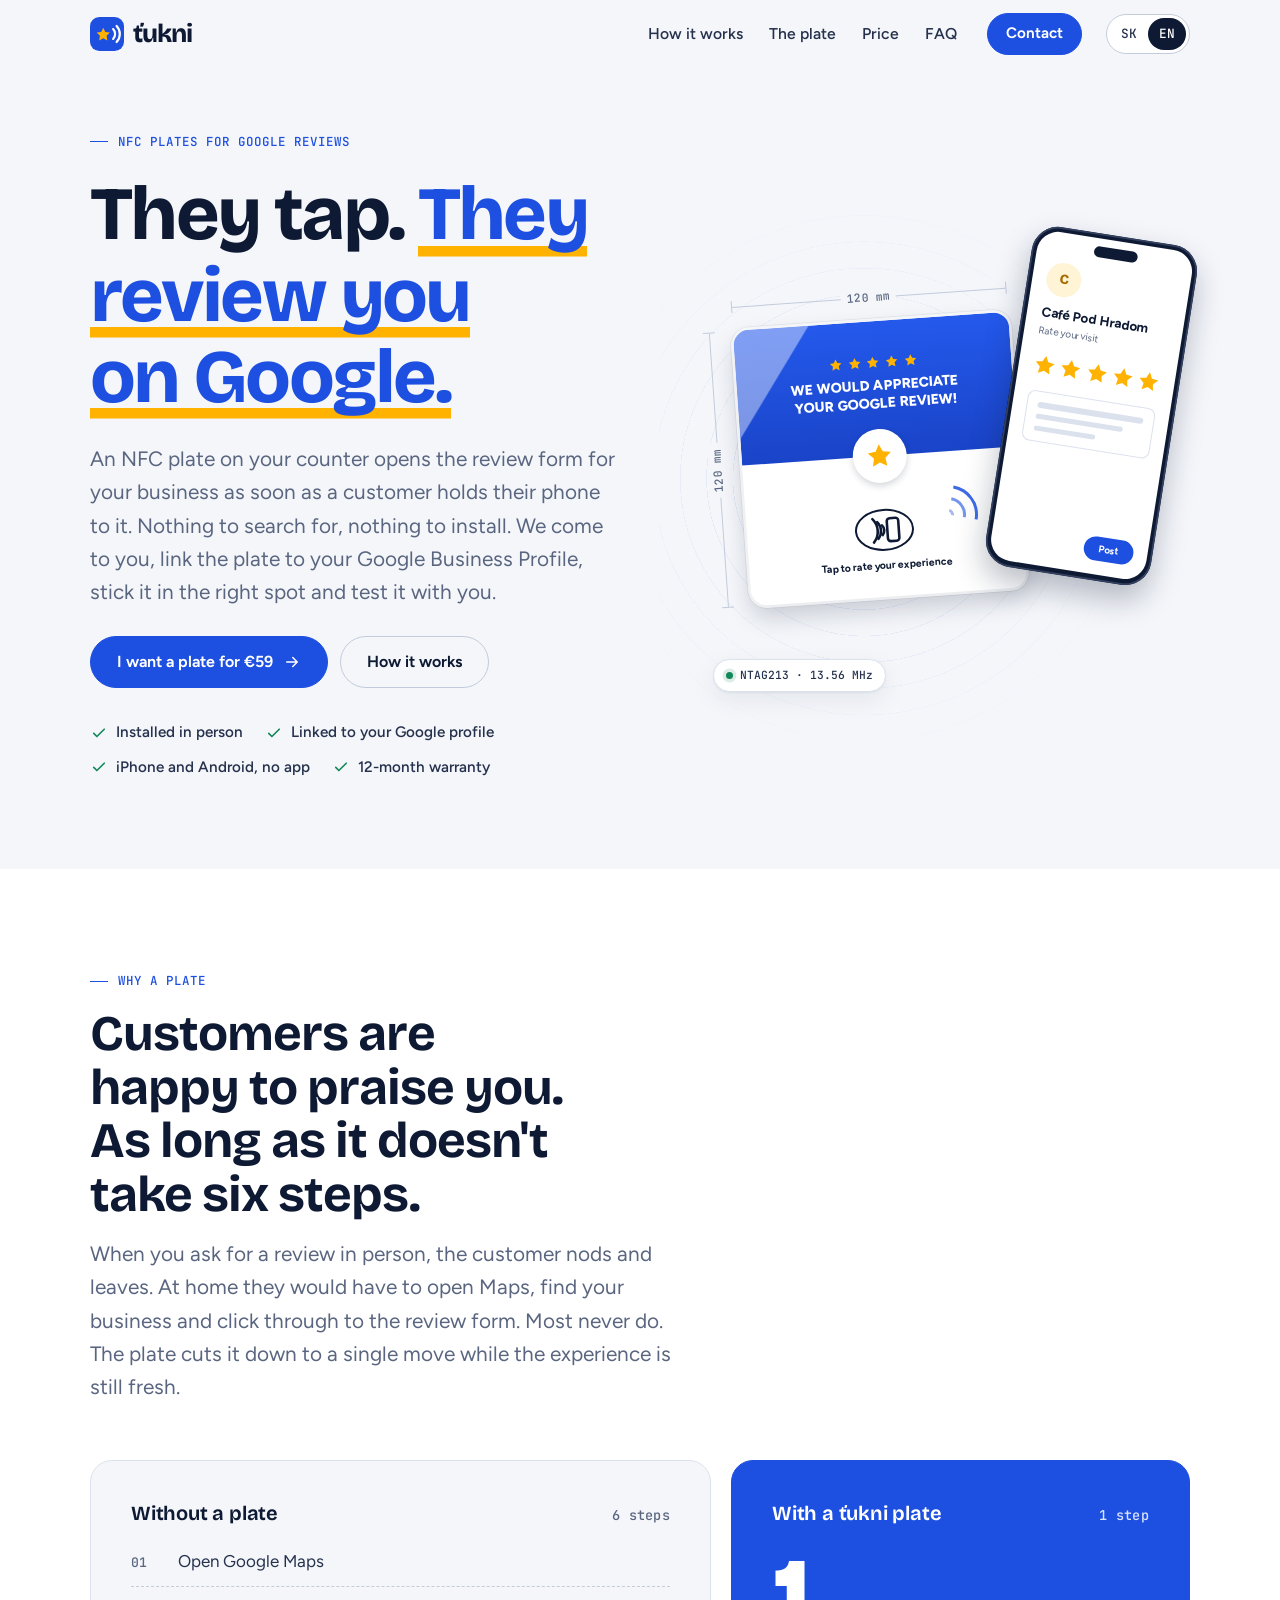
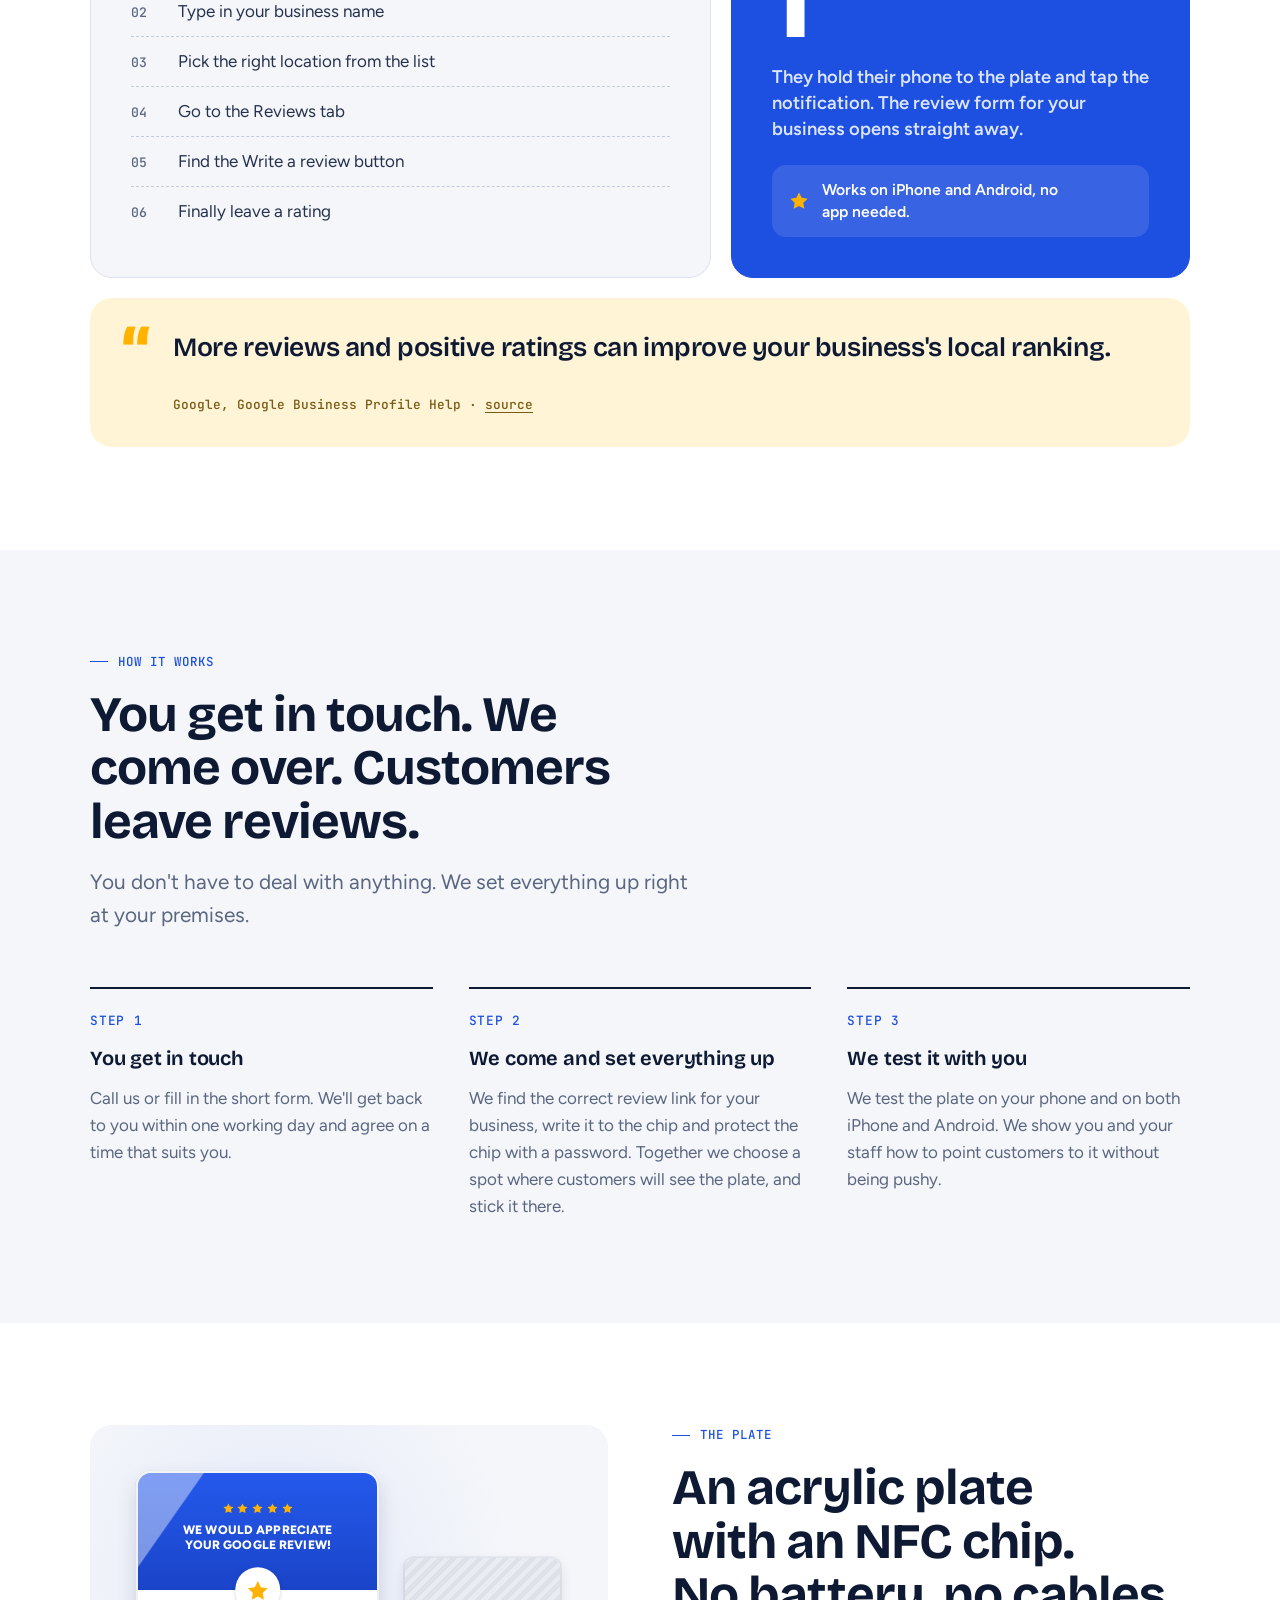
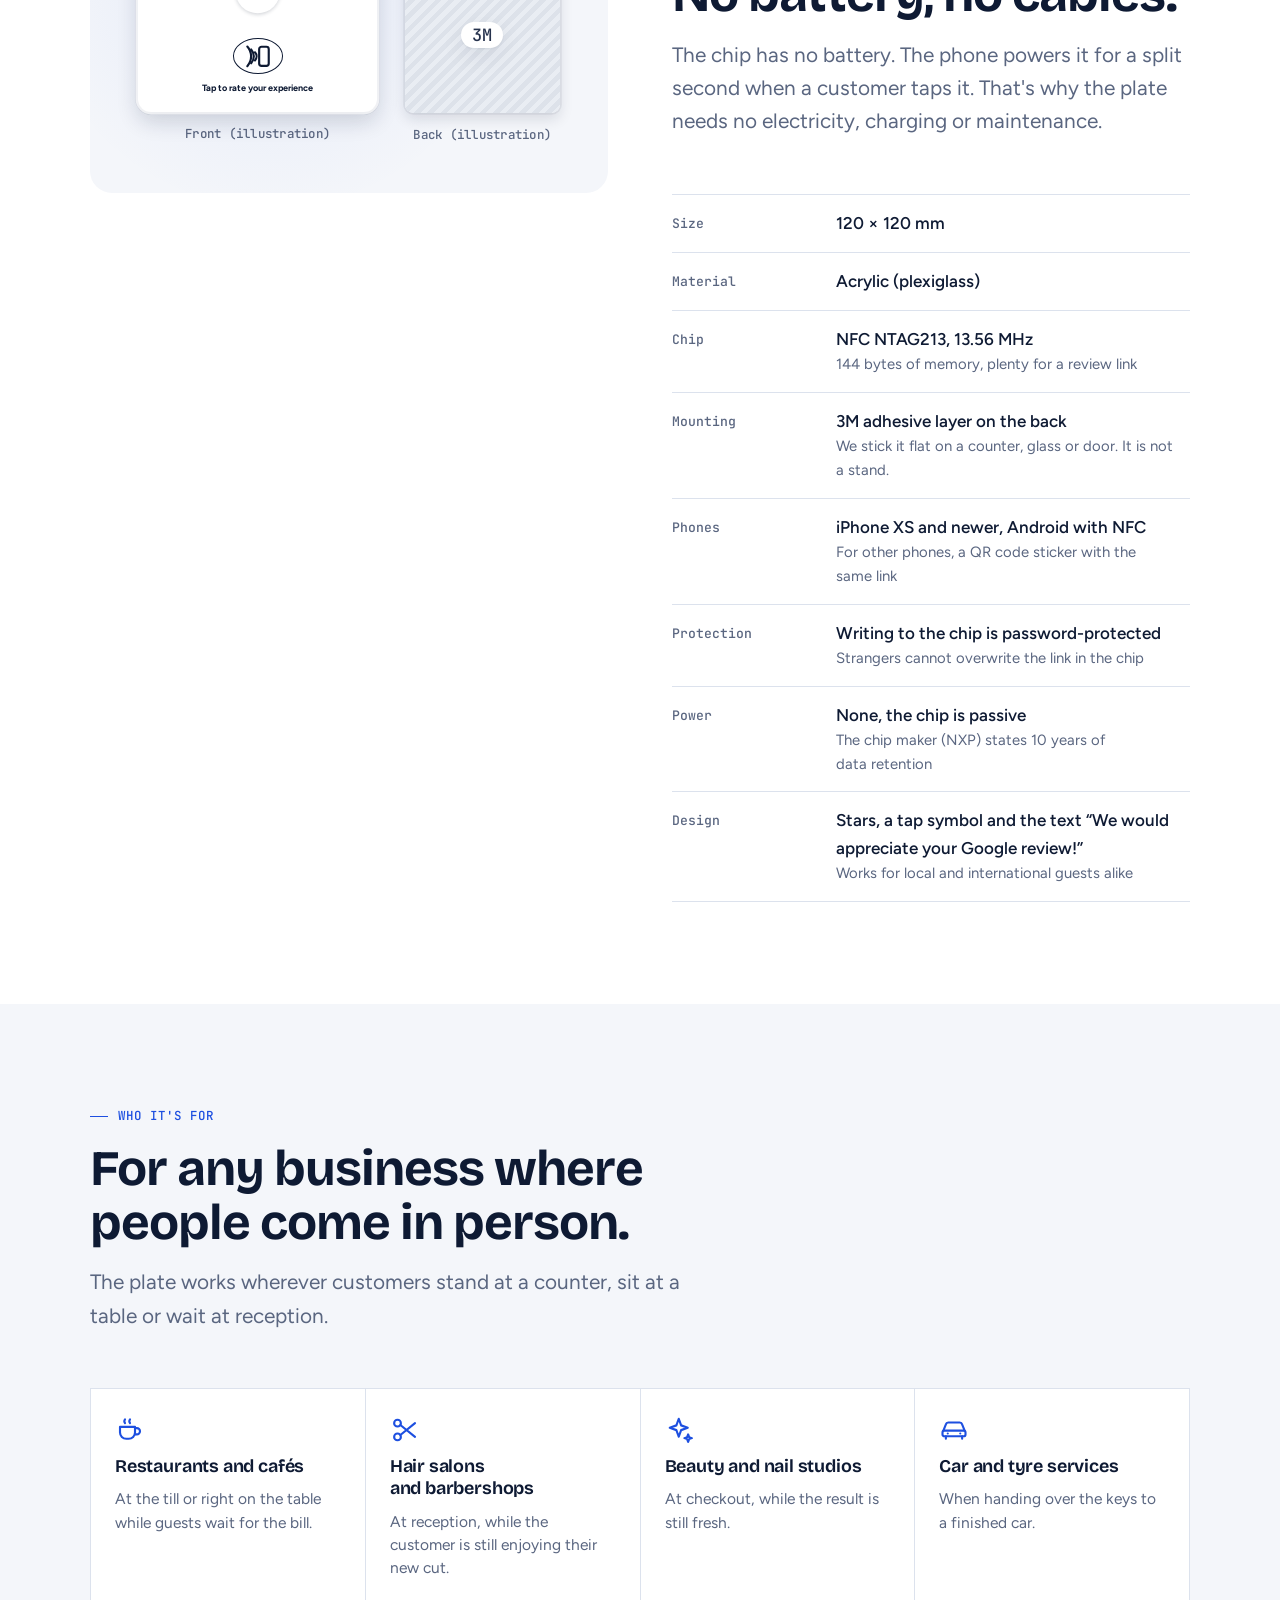
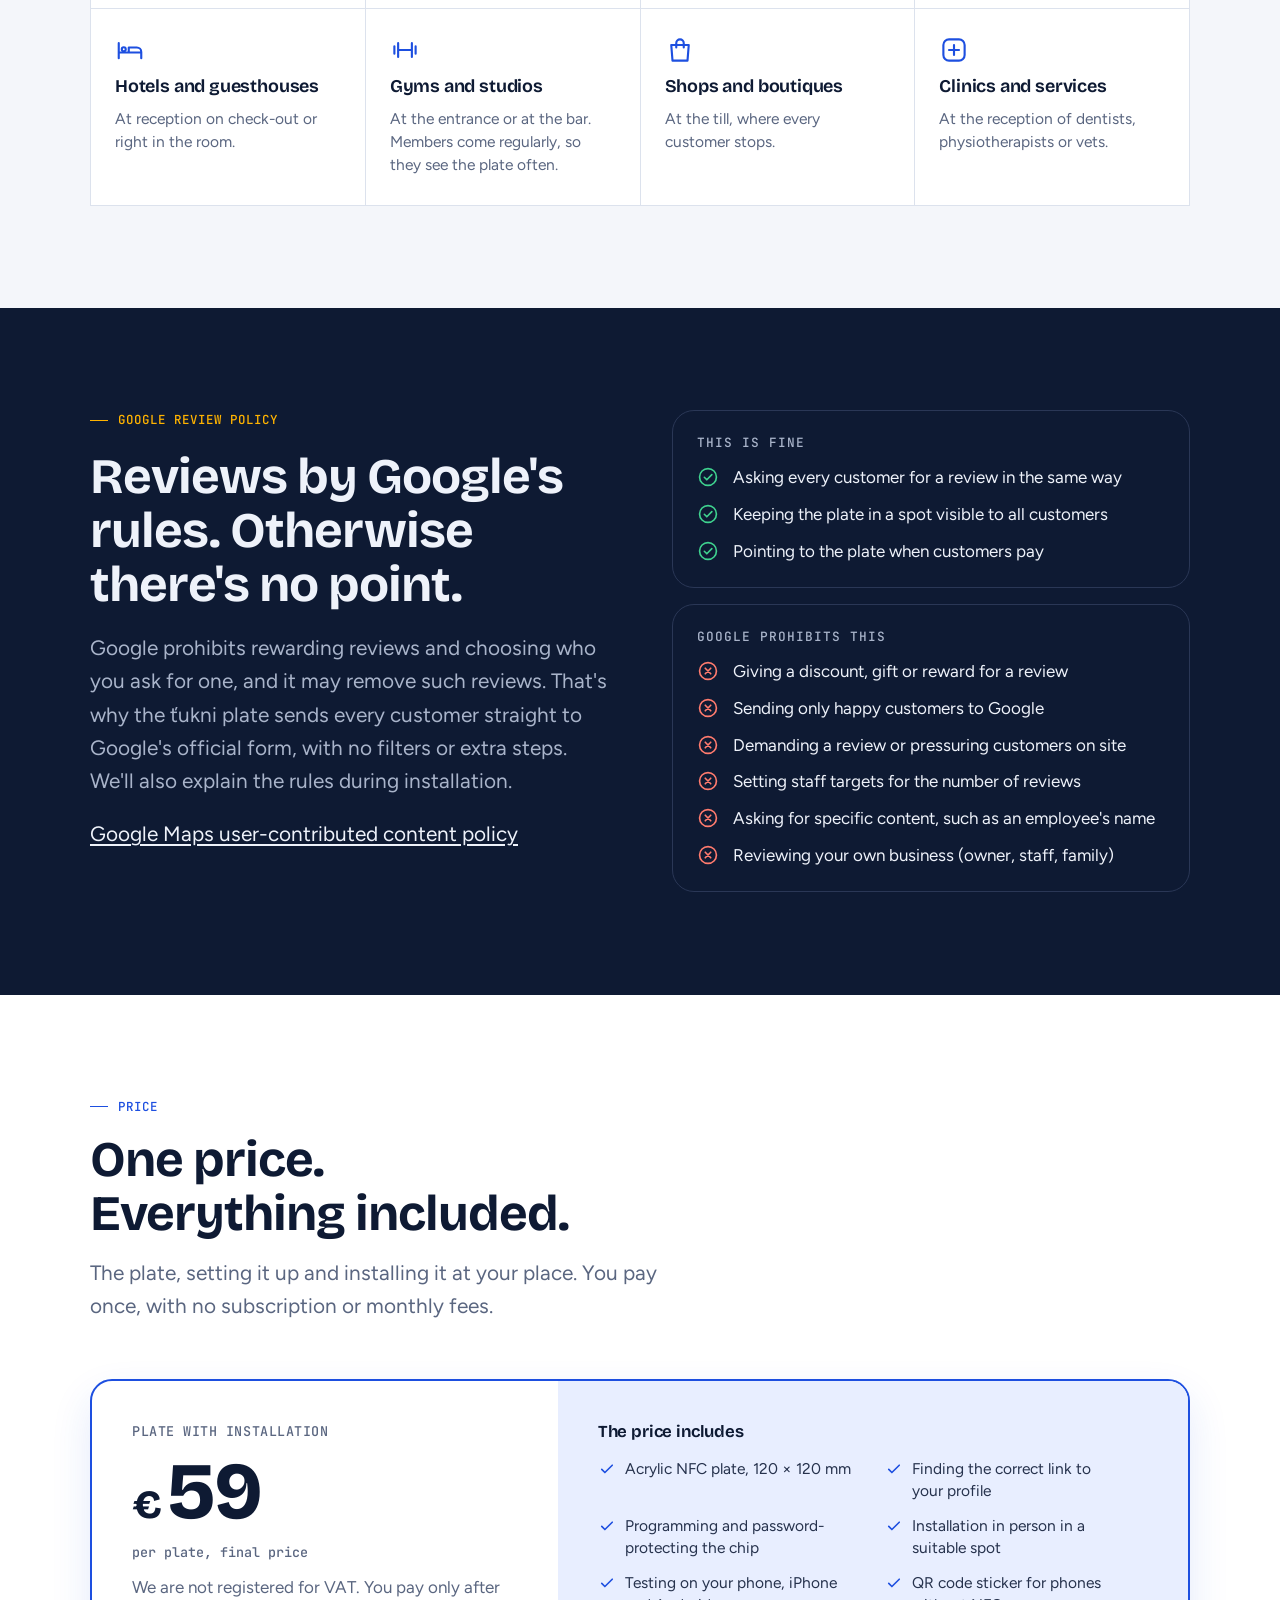
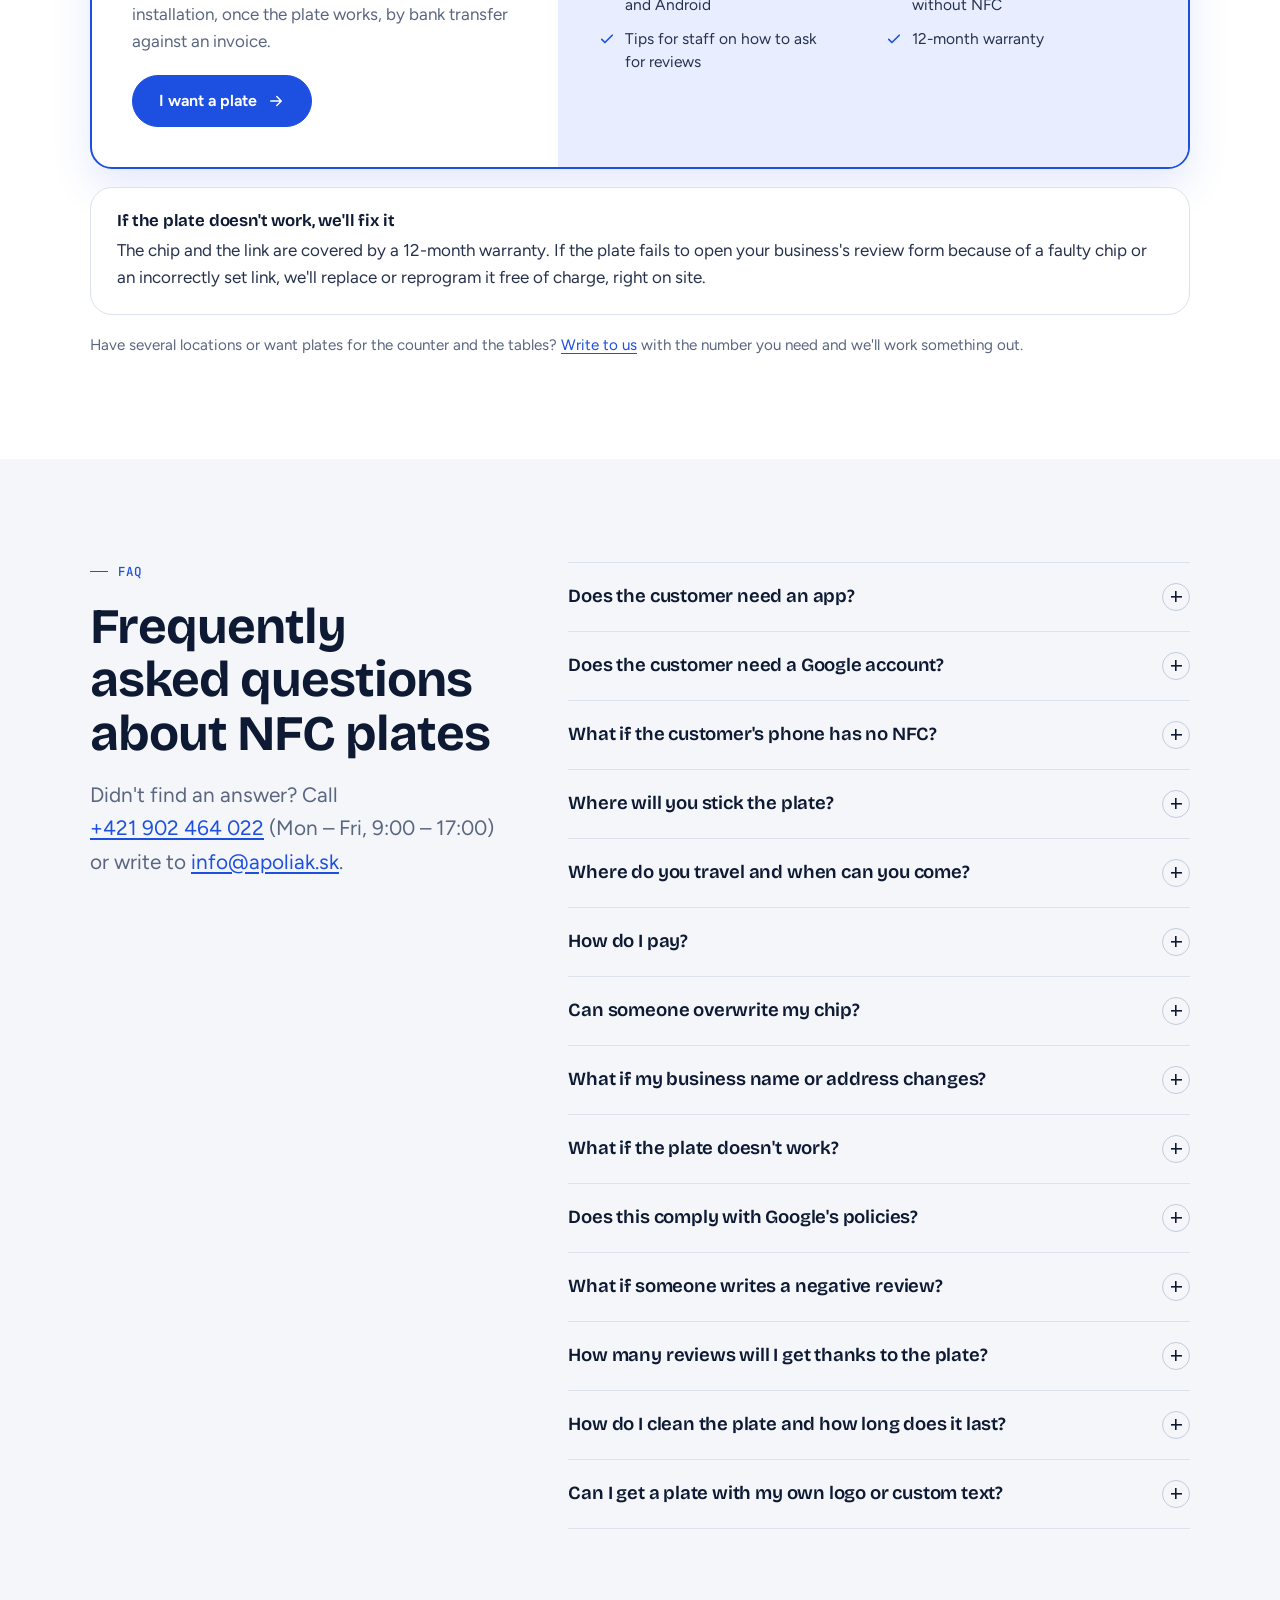
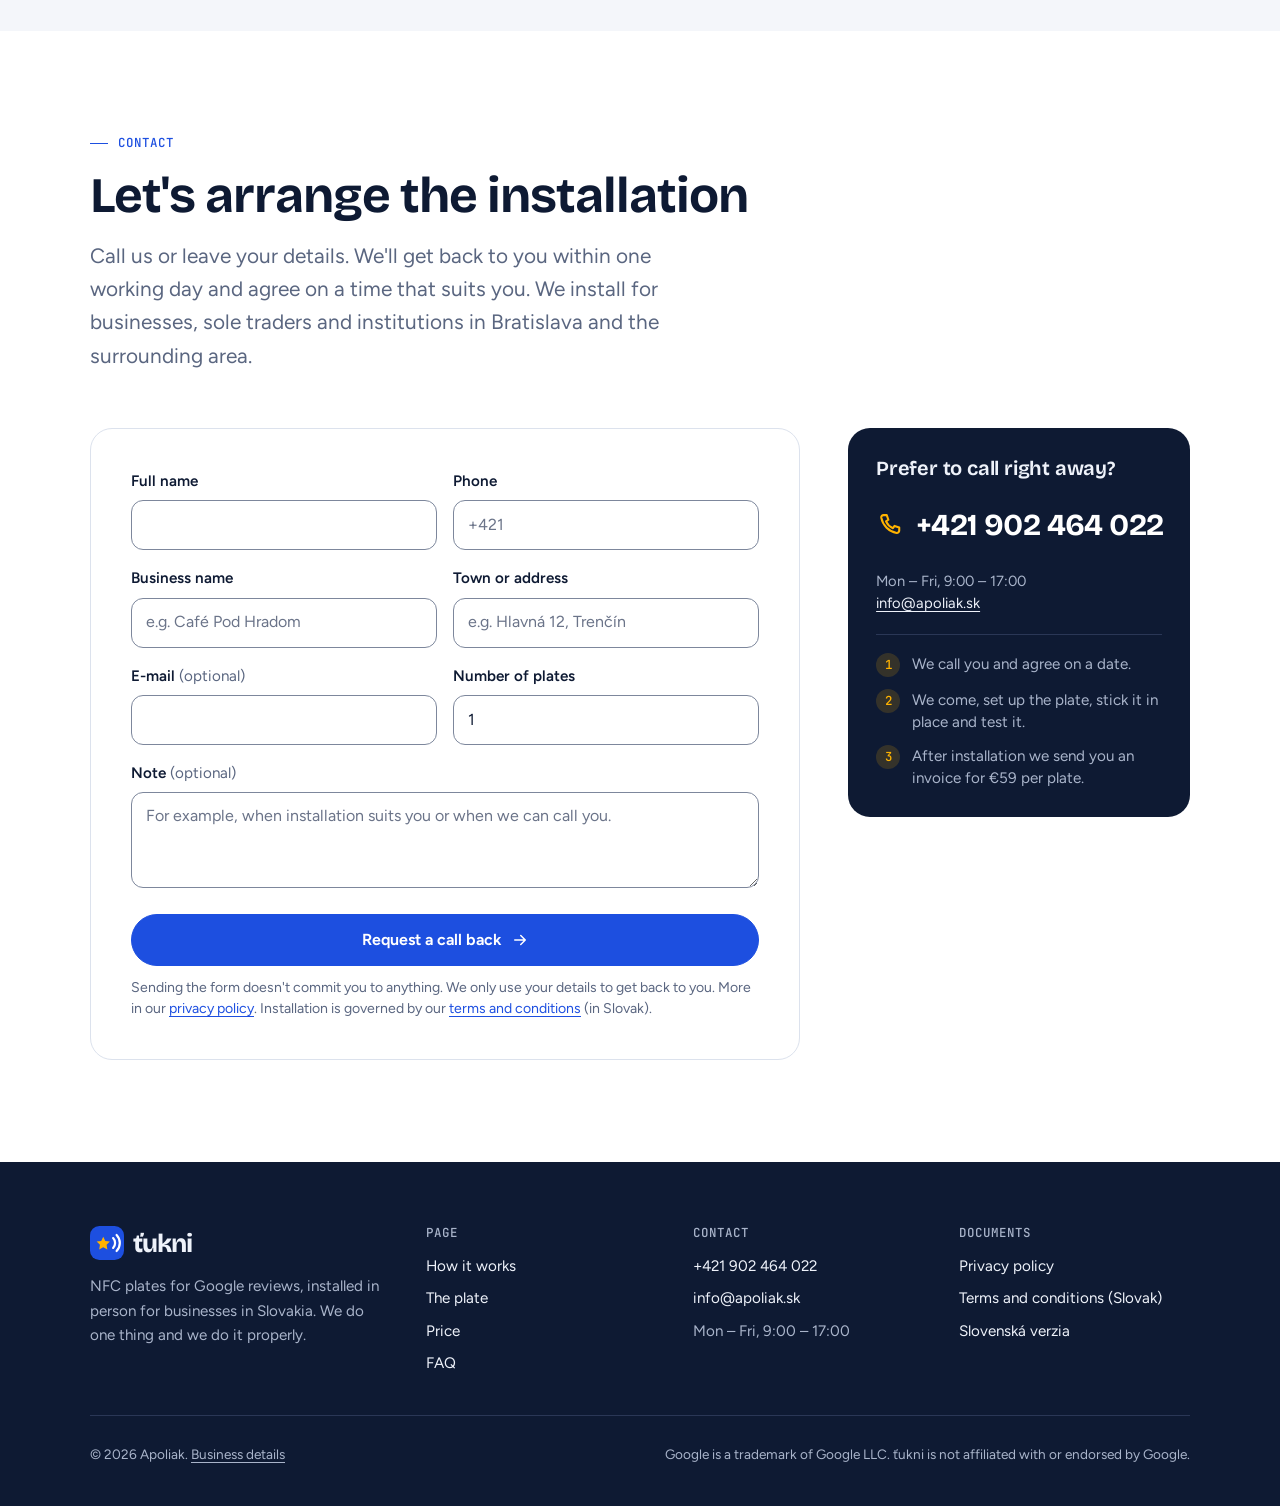
<file: en/index.html>
<!doctype html>
<html lang="en">
<head>
  <meta charset="utf-8">
  <meta http-equiv="Content-Security-Policy" content="default-src 'self'; script-src 'self'; style-src 'self' 'unsafe-inline'; img-src 'self' data:; font-src 'self'; connect-src 'self' https://api.web3forms.com; form-action 'self' https://api.web3forms.com; base-uri 'self'; object-src 'none'">
  <meta name="referrer" content="strict-origin-when-cross-origin">
  <meta name="viewport" content="width=device-width, initial-scale=1, viewport-fit=cover">
  <title>NFC Google review plates with installation | ťukni</title>
  <meta name="description" content="An NFC plate for Google reviews, installed in person for €59. We come to you, link it to your Google Business Profile, stick it in place and test it. For businesses in Slovakia.">
  <meta name="theme-color" content="#f4f6fa">
  <meta name="color-scheme" content="light">
  <link rel="canonical" href="https://apoliak7777.github.io/Review-QR-Cards/en/">
  <link rel="alternate" hreflang="sk" href="https://apoliak7777.github.io/Review-QR-Cards/">
  <link rel="alternate" hreflang="en" href="https://apoliak7777.github.io/Review-QR-Cards/en/">
  <link rel="alternate" hreflang="x-default" href="https://apoliak7777.github.io/Review-QR-Cards/">

  <meta property="og:type" content="website">
  <meta property="og:locale" content="en_GB">
  <meta property="og:locale:alternate" content="sk_SK">
  <meta property="og:site_name" content="ťukni">
  <meta property="og:title" content="More Google reviews with a single tap">
  <meta property="og:description" content="An NFC plate on your counter opens your Google review form. We come over, set it up and stick it in place. €59 including installation.">
  <meta property="og:url" content="https://apoliak7777.github.io/Review-QR-Cards/en/">
  <meta property="og:image" content="https://apoliak7777.github.io/Review-QR-Cards/assets/img/og-image-en.png">
  <meta property="og:image:width" content="1200">
  <meta property="og:image:height" content="630">
  <meta name="twitter:card" content="summary_large_image">

  <link rel="icon" href="../assets/img/favicon.svg" type="image/svg+xml">
  <link rel="apple-touch-icon" href="../assets/img/apple-touch-icon.png">

  <link rel="preload" href="../assets/fonts/bricolage-grotesque-latin-wght-normal.woff2" as="font" type="font/woff2" crossorigin>
  <link rel="preload" href="../assets/fonts/figtree-latin-wght-normal.woff2" as="font" type="font/woff2" crossorigin>
  <link rel="preload" href="../assets/fonts/bricolage-grotesque-latin-ext-wght-normal.woff2" as="font" type="font/woff2" crossorigin>
  <link rel="preload" href="../assets/fonts/figtree-latin-ext-wght-normal.woff2" as="font" type="font/woff2" crossorigin>
  <link rel="stylesheet" href="../assets/css/style.css">
  <noscript><style>.order-form { display: none; }</style></noscript>

  <script type="application/ld+json">
  {
    "@context": "https://schema.org",
    "@type": "Product",
    "@id": "https://apoliak7777.github.io/Review-QR-Cards/en/#product",
    "name": "NFC plate for Google reviews with installation",
    "description": "A 120 × 120 mm acrylic plate with an NTAG213 NFC chip. We link it directly to your business's Google review form, stick it in place in person and test it. Works with iPhone and Android without an app.",
    "image": "https://apoliak7777.github.io/Review-QR-Cards/assets/img/og-image-en.png",
    "material": "acrylic",
    "offers": {
      "@type": "Offer",
      "price": "59.00",
      "priceCurrency": "EUR",
      "itemCondition": "https://schema.org/NewCondition",
      "url": "https://apoliak7777.github.io/Review-QR-Cards/en/#price",
      "areaServed": "SK",
      "seller": { "@id": "https://apoliak7777.github.io/Review-QR-Cards/#firma" }
    }
  }
  </script>
</head>
<body>
  <a class="skip-link" href="#content">Skip to content</a>

  <!-- Icons (sprite) -->
  <svg width="0" height="0" style="position:absolute" aria-hidden="true" focusable="false">
    <symbol id="i-star" viewBox="0 0 24 24"><path d="M12 2.6l2.9 5.9 6.5.95-4.7 4.58 1.1 6.47L12 17.45l-5.8 3.05 1.1-6.47L2.6 9.45l6.5-.95z"/></symbol>
    <symbol id="i-check" viewBox="0 0 24 24"><g fill="none" stroke="currentColor" stroke-width="2.2" stroke-linecap="round" stroke-linejoin="round"><path d="M5 12.5l4.2 4.2L19 7"/></g></symbol>
    <symbol id="i-arrow" viewBox="0 0 24 24"><g fill="none" stroke="currentColor" stroke-width="2" stroke-linecap="round" stroke-linejoin="round"><path d="M5 12h14M13 6l6 6-6 6"/></g></symbol>
    <symbol id="i-yes" viewBox="0 0 24 24"><g fill="none" stroke="currentColor" stroke-width="1.8" stroke-linecap="round" stroke-linejoin="round"><circle cx="12" cy="12" r="9.2"/><path d="M8 12.3l2.7 2.7L16.2 9.5"/></g></symbol>
    <symbol id="i-no" viewBox="0 0 24 24"><g fill="none" stroke="currentColor" stroke-width="1.8" stroke-linecap="round" stroke-linejoin="round"><circle cx="12" cy="12" r="9.2"/><path d="M9 9l6 6M15 9l-6 6"/></g></symbol>
    <symbol id="i-tap" viewBox="0 0 24 24"><g fill="none" stroke="currentColor" stroke-width="1.8" stroke-linecap="round" stroke-linejoin="round"><rect x="13.5" y="4" width="8" height="16" rx="2"/><path d="M10 8.6a5 5 0 0 1 0 6.8"/><path d="M6.8 6.2a8.6 8.6 0 0 1 0 11.6"/><path d="M3.6 3.8a12.2 12.2 0 0 1 0 16.4"/></g></symbol>
    <symbol id="i-phone" viewBox="0 0 24 24"><g fill="none" stroke="currentColor" stroke-width="1.8" stroke-linecap="round" stroke-linejoin="round"><path d="M6.6 3.5h2.6l1.4 4-2 1.4a11.5 11.5 0 0 0 5.9 5.9l1.4-2 4 1.4v2.6a2 2 0 0 1-2.2 2A16.5 16.5 0 0 1 4.5 5.7a2 2 0 0 1 2.1-2.2z"/></g></symbol>
    <symbol id="i-menu" viewBox="0 0 24 24"><g fill="none" stroke="currentColor" stroke-width="2" stroke-linecap="round"><path d="M4 7h16M4 12h16M4 17h16"/></g></symbol>
    <symbol id="i-close" viewBox="0 0 24 24"><g fill="none" stroke="currentColor" stroke-width="2" stroke-linecap="round"><path d="M6 6l12 12M18 6L6 18"/></g></symbol>
    <symbol id="i-mail" viewBox="0 0 24 24"><g fill="none" stroke="currentColor" stroke-width="1.8" stroke-linecap="round" stroke-linejoin="round"><rect x="3" y="5" width="18" height="14" rx="2.5"/><path d="M3.5 6.5l8.5 6.5 8.5-6.5"/></g></symbol>
    <symbol id="i-cafe" viewBox="0 0 24 24"><g fill="none" stroke="currentColor" stroke-width="1.7" stroke-linecap="round" stroke-linejoin="round"><path d="M4 9.5h12V14a5 5 0 0 1-5 5H9a5 5 0 0 1-5-5z"/><path d="M16 10.5h1.5a2.5 2.5 0 0 1 0 5H16"/><path d="M8 3.5c-.7.9-.7 2 0 3M12 3.5c-.7.9-.7 2 0 3"/></g></symbol>
    <symbol id="i-scissors" viewBox="0 0 24 24"><g fill="none" stroke="currentColor" stroke-width="1.7" stroke-linecap="round" stroke-linejoin="round"><circle cx="6" cy="6.5" r="2.7"/><circle cx="6" cy="17.5" r="2.7"/><path d="M8.3 8 20 17.5M8.3 16 20 6.5"/></g></symbol>
    <symbol id="i-sparkle" viewBox="0 0 24 24"><g fill="none" stroke="currentColor" stroke-width="1.7" stroke-linecap="round" stroke-linejoin="round"><path d="M11 3l1.9 5.3 5.3 1.9-5.3 1.9L11 17.4l-1.9-5.3-5.3-1.9 5.3-1.9z"/><path d="M18.5 15.5l.8 2.2 2.2.8-2.2.8-.8 2.2-.8-2.2-2.2-.8 2.2-.8z"/></g></symbol>
    <symbol id="i-car" viewBox="0 0 24 24"><g fill="none" stroke="currentColor" stroke-width="1.7" stroke-linecap="round" stroke-linejoin="round"><path d="M3.5 12.5l2-5A2 2 0 0 1 7.4 6h9.2a2 2 0 0 1 1.9 1.5l2 5"/><rect x="2.8" y="12.5" width="18.4" height="4.5" rx="1.5"/><path d="M5.5 17v2M18.5 17v2M7 14.8h.01M17 14.8h.01"/></g></symbol>
    <symbol id="i-bed" viewBox="0 0 24 24"><g fill="none" stroke="currentColor" stroke-width="1.7" stroke-linecap="round" stroke-linejoin="round"><path d="M3 18.5V6.5M3 14h18v4.5M21 14v-.5A3.5 3.5 0 0 0 17.5 10H11v4"/><circle cx="7" cy="11.4" r="1.6"/></g></symbol>
    <symbol id="i-gym" viewBox="0 0 24 24"><g fill="none" stroke="currentColor" stroke-width="1.7" stroke-linecap="round" stroke-linejoin="round"><path d="M6.5 6.5v11M17.5 6.5v11M3.5 9v6M20.5 9v6M6.5 12h11"/></g></symbol>
    <symbol id="i-bag" viewBox="0 0 24 24"><g fill="none" stroke="currentColor" stroke-width="1.7" stroke-linecap="round" stroke-linejoin="round"><path d="M5 8h14l-1 12.5H6z"/><path d="M9 10V6.5a3 3 0 0 1 6 0V10"/></g></symbol>
    <symbol id="i-medical" viewBox="0 0 24 24"><g fill="none" stroke="currentColor" stroke-width="1.7" stroke-linecap="round" stroke-linejoin="round"><rect x="3.5" y="3.5" width="17" height="17" rx="4.5"/><path d="M12 8v8M8 12h8"/></g></symbol>
  </svg>

  <header class="site-header" id="top">
    <div class="wrap header-inner">
      <a class="logo" href="./" aria-label="ťukni – home">
        <svg class="logo-mark" viewBox="0 0 40 40" aria-hidden="true"><rect width="40" height="40" rx="11" fill="#1d4fe0"/><path fill="#ffb300" d="M15.6 9.6l2.4 4.9 5.4.8-3.9 3.8.9 5.4-4.8-2.5-4.8 2.5.9-5.4-3.9-3.8 5.4-.8z" transform="translate(0 3)"/><path d="M27.2 14.2a8.4 8.4 0 0 1 0 11.6M31.3 10.6a13.6 13.6 0 0 1 0 18.8" fill="none" stroke="#fff" stroke-width="2.6" stroke-linecap="round"/></svg>
        ťukni
      </a>
      <nav class="nav" id="menu" aria-label="Main navigation">
        <ul class="nav-links">
          <li><a href="#how-it-works">How it works</a></li>
          <li><a href="#plate">The plate</a></li>
          <li><a href="#price">Price</a></li>
          <li><a href="#faq">FAQ</a></li>
        </ul>
        <a class="btn btn--small" href="#contact">Contact</a>
      </nav>
      <div class="lang-switch" aria-label="Language">
        <a href="../" lang="sk" hreflang="sk">SK</a>
        <a href="./" lang="en" hreflang="en" aria-current="true">EN</a>
      </div>
      <button class="nav-toggle" type="button" aria-expanded="false" aria-controls="menu" aria-label="Open menu">
        <svg aria-hidden="true"><use href="#i-menu"/></svg>
      </button>
    </div>
  </header>

  <main id="content">

    <!-- ===== HERO ===== -->
    <section class="hero" aria-labelledby="hero-title">
      <div class="wrap hero-grid">
        <div class="hero-copy">
          <h1 id="hero-title"><span class="eyebrow">NFC plates for Google reviews</span> They tap. <span class="mark">They review you on&nbsp;Google.</span></h1>
          <p class="hero-lead">An NFC plate on your counter opens the review form for your business as soon as a customer holds their phone to it. Nothing to search for, nothing to install. We come to you, link the plate to your Google Business Profile, stick it in the right spot and test it with you.</p>
          <div class="hero-actions">
            <a class="btn" href="#contact">I want a plate for €59 <svg aria-hidden="true"><use href="#i-arrow"/></svg></a>
            <a class="btn btn--ghost" href="#how-it-works">How it works</a>
          </div>
          <ul class="checks">
            <li><svg aria-hidden="true"><use href="#i-check"/></svg>Installed in person</li>
            <li><svg aria-hidden="true"><use href="#i-check"/></svg>Linked to your Google profile</li>
            <li><svg aria-hidden="true"><use href="#i-check"/></svg>iPhone and Android, no app</li>
            <li><svg aria-hidden="true"><use href="#i-check"/></svg>12-month warranty</li>
          </ul>
        </div>

        <div class="hero-visual">
          <div class="scene" role="img" aria-label="Illustration: a 120 × 120 mm acrylic NFC plate with stars and a phone that opens a five-star review form for the business when tapped against it">
            <div class="scene-rings"></div>
            <div class="plate">
              <div class="dim dim--top"><span>120&nbsp;mm</span></div>
              <div class="dim dim--side"><span>120&nbsp;mm</span></div>
              <div class="plate-face">
                <div class="plate-top">
                  <div class="plate-stars"><svg><use href="#i-star" fill="currentColor"/></svg><svg><use href="#i-star" fill="currentColor"/></svg><svg><use href="#i-star" fill="currentColor"/></svg><svg><use href="#i-star" fill="currentColor"/></svg><svg><use href="#i-star" fill="currentColor"/></svg></div>
                  <span>WE WOULD APPRECIATE<br>YOUR GOOGLE REVIEW!</span>
                </div>
                <div class="plate-bottom">
                  <div class="plate-badge"><svg><use href="#i-star" fill="currentColor"/></svg></div>
                  <div class="plate-tap"><svg><use href="#i-tap"/></svg></div>
                  <span>Tap to rate your experience</span>
                </div>
              </div>
            </div>
            <div class="waves"><span></span><span></span><span></span></div>
            <div class="phone">
              <div class="phone-screen">
                <div class="ps-avatar">C</div>
                <p class="ps-name">Café Pod Hradom</p>
                <p class="ps-sub">Rate your visit</p>
                <div class="ps-stars">
                  <svg style="--i:0"><use href="#i-star"/></svg>
                  <svg style="--i:1"><use href="#i-star"/></svg>
                  <svg style="--i:2"><use href="#i-star"/></svg>
                  <svg style="--i:3"><use href="#i-star"/></svg>
                  <svg style="--i:4"><use href="#i-star"/></svg>
                </div>
                <div class="ps-lines"><i></i><i></i><i></i></div>
                <span class="ps-btn">Post</span>
              </div>
            </div>
            <div class="scene-tag">NTAG213 · 13.56&nbsp;MHz</div>
          </div>
        </div>
      </div>
    </section>

    <!-- ===== WHY ===== -->
    <section class="section section--white" id="why" aria-labelledby="why-title">
      <div class="wrap">
        <div class="section-head">
          <span class="eyebrow">Why a plate</span>
          <h2 id="why-title"><span class="sent">Customers are happy to praise you.</span> <span class="sent">As long as it doesn't take six steps.</span></h2>
          <p>When you ask for a review in person, the customer nods and leaves. At home they would have to open Maps, find your business and click through to the review form. Most never do. The plate cuts it down to a single move while the experience is still fresh.</p>
        </div>

        <div class="compare">
          <div class="compare-card">
            <h3>Without a plate <span class="compare-count">6&nbsp;steps</span></h3>
            <ol class="steps-list">
              <li>Open Google Maps</li>
              <li>Type in your business name</li>
              <li>Pick the right location from the list</li>
              <li>Go to the Reviews tab</li>
              <li>Find the Write a review button</li>
              <li>Finally leave a rating</li>
            </ol>
          </div>
          <div class="compare-card compare-card--win">
            <h3>With a ťukni plate <span class="compare-count">1&nbsp;step</span></h3>
            <p class="compare-big">1<small>They hold their phone to the plate and tap the notification. The review form for your business opens straight away.</small></p>
            <p class="compare-note"><svg aria-hidden="true"><use href="#i-star" fill="currentColor"/></svg>Works on iPhone and Android, no app needed.</p>
          </div>
        </div>

        <figure class="quote">
          <span class="quote-mark" aria-hidden="true">“</span>
          <blockquote>
            <p>More reviews and positive ratings can improve your business's local ranking.</p>
          </blockquote>
          <figcaption>Google, Google Business Profile Help · <a href="https://support.google.com/business/answer/7091?hl=en" target="_blank" rel="noopener">source</a></figcaption>
        </figure>
      </div>
    </section>

    <!-- ===== HOW IT WORKS ===== -->
    <section class="section" id="how-it-works" aria-labelledby="how-title">
      <div class="wrap">
        <div class="section-head">
          <span class="eyebrow">How it works</span>
          <h2 id="how-title">You get in touch. We come over. Customers leave reviews.</h2>
          <p>You don't have to deal with anything. We set everything up right at your premises.</p>
        </div>
        <ol class="how">
          <li>
            <span class="how-num">Step 1</span>
            <h3>You get in touch</h3>
            <p>Call us or fill in the short form. We'll get back to you within one working day and agree on a time that suits you.</p>
          </li>
          <li>
            <span class="how-num">Step 2</span>
            <h3>We come and set everything up</h3>
            <p>We find the correct review link for your business, write it to the chip and protect the chip with a password. Together we choose a spot where customers will see the plate, and stick it there.</p>
          </li>
          <li>
            <span class="how-num">Step 3</span>
            <h3>We test it with you</h3>
            <p>We test the plate on your phone and on both iPhone and Android. We show you and your staff how to point customers to it without being pushy.</p>
          </li>
        </ol>
      </div>
    </section>

    <!-- ===== THE PLATE ===== -->
    <section class="section section--white" id="plate" aria-labelledby="plate-title">
      <div class="wrap spec">
        <div class="spec-stage" aria-hidden="true">
        <div class="spec-visual">
          <div class="spec-side">
            <div class="plate-face">
              <div class="plate-top">
                <div class="plate-stars"><svg><use href="#i-star" fill="currentColor"/></svg><svg><use href="#i-star" fill="currentColor"/></svg><svg><use href="#i-star" fill="currentColor"/></svg><svg><use href="#i-star" fill="currentColor"/></svg><svg><use href="#i-star" fill="currentColor"/></svg></div>
                <span>WE WOULD APPRECIATE<br>YOUR GOOGLE REVIEW!</span>
              </div>
              <div class="plate-bottom">
                <div class="plate-badge"><svg><use href="#i-star" fill="currentColor"/></svg></div>
                <div class="plate-tap"><svg><use href="#i-tap"/></svg></div>
                <span>Tap to rate your experience</span>
              </div>
            </div>
            <span class="spec-caption">Front (illustration)</span>
          </div>
          <div class="spec-side">
            <div class="plate-back"><span>3M</span></div>
            <span class="spec-caption">Back (illustration)</span>
          </div>
        </div>
        </div>

        <div>
          <div class="section-head">
            <span class="eyebrow">The plate</span>
            <h2 id="plate-title"><span class="sent">An acrylic plate with an NFC chip.</span> <span class="sent">No battery, no cables.</span></h2>
            <p>The chip has no battery. The phone powers it for a split second when a customer taps it. That's why the plate needs no electricity, charging or maintenance.</p>
          </div>
          <dl class="spec-list">
            <div class="spec-row"><dt>Size</dt><dd>120&nbsp;×&nbsp;120&nbsp;mm</dd></div>
            <div class="spec-row"><dt>Material</dt><dd>Acrylic (plexiglass)</dd></div>
            <div class="spec-row"><dt>Chip</dt><dd>NFC NTAG213, 13.56&nbsp;MHz<small>144&nbsp;bytes of memory, plenty for a review link</small></dd></div>
            <div class="spec-row"><dt>Mounting</dt><dd>3M adhesive layer on the back<small>We stick it flat on a counter, glass or door. It is not a stand.</small></dd></div>
            <div class="spec-row"><dt>Phones</dt><dd>iPhone XS and newer, Android with NFC<small>For other phones, a QR code sticker with the same link</small></dd></div>
            <div class="spec-row"><dt>Protection</dt><dd>Writing to the chip is password-protected<small>Strangers cannot overwrite the link in the chip</small></dd></div>
            <div class="spec-row"><dt>Power</dt><dd>None, the chip is passive<small>The chip maker (NXP) states 10&nbsp;years of data retention</small></dd></div>
            <div class="spec-row"><dt>Design</dt><dd>Stars, a tap symbol and the text “We would appreciate your Google review!”<small>Works for local and international guests alike</small></dd></div>
          </dl>
        </div>
      </div>
    </section>

    <!-- ===== WHO IT'S FOR ===== -->
    <section class="section" id="who" aria-labelledby="who-title">
      <div class="wrap">
        <div class="section-head">
          <span class="eyebrow">Who it's for</span>
          <h2 id="who-title">For any business where people come in person.</h2>
          <p>The plate works wherever customers stand at a counter, sit at a table or wait at reception.</p>
        </div>
        <ul class="who">
          <li><svg aria-hidden="true"><use href="#i-cafe"/></svg><h3>Restaurants and cafés</h3><p>At the till or right on the table while guests wait for the bill.</p></li>
          <li><svg aria-hidden="true"><use href="#i-scissors"/></svg><h3>Hair salons and barbershops</h3><p>At reception, while the customer is still enjoying their new cut.</p></li>
          <li><svg aria-hidden="true"><use href="#i-sparkle"/></svg><h3>Beauty and nail studios</h3><p>At checkout, while the result is still fresh.</p></li>
          <li><svg aria-hidden="true"><use href="#i-car"/></svg><h3>Car and tyre services</h3><p>When handing over the keys to a finished car.</p></li>
          <li><svg aria-hidden="true"><use href="#i-bed"/></svg><h3>Hotels and guesthouses</h3><p>At reception on check-out or right in the room.</p></li>
          <li><svg aria-hidden="true"><use href="#i-gym"/></svg><h3>Gyms and studios</h3><p>At the entrance or at the bar. Members come regularly, so they see the plate often.</p></li>
          <li><svg aria-hidden="true"><use href="#i-bag"/></svg><h3>Shops and boutiques</h3><p>At the till, where every customer stops.</p></li>
          <li><svg aria-hidden="true"><use href="#i-medical"/></svg><h3>Clinics and services</h3><p>At the reception of dentists, physiotherapists or vets.</p></li>
        </ul>
      </div>
    </section>

    <!-- ===== GOOGLE POLICY ===== -->
    <section class="section section--ink" id="rules" aria-labelledby="rules-title">
      <div class="wrap rules">
        <div class="rules-copy">
          <span class="eyebrow">Google review policy</span>
          <h2 id="rules-title">Reviews by Google's rules. Otherwise there's no point.</h2>
          <p>Google prohibits rewarding reviews and choosing who you ask for one, and it may remove such reviews. That's why the ťukni plate sends every customer straight to Google's official form, with no filters or extra steps. We'll also explain the rules during installation.</p>
          <p><a href="https://support.google.com/contributionpolicy/answer/7400114?hl=en" target="_blank" rel="noopener">Google Maps user-contributed content policy</a></p>
        </div>
        <div class="rules-lists">
          <div class="rule-group rule-group--yes">
            <h3>This is fine</h3>
            <ul>
              <li><svg aria-hidden="true"><use href="#i-yes"/></svg>Asking every customer for a review in the same way</li>
              <li><svg aria-hidden="true"><use href="#i-yes"/></svg>Keeping the plate in a spot visible to all customers</li>
              <li><svg aria-hidden="true"><use href="#i-yes"/></svg>Pointing to the plate when customers pay</li>
            </ul>
          </div>
          <div class="rule-group rule-group--no">
            <h3>Google prohibits this</h3>
            <ul>
              <li><svg aria-hidden="true"><use href="#i-no"/></svg>Giving a discount, gift or reward for a review</li>
              <li><svg aria-hidden="true"><use href="#i-no"/></svg>Sending only happy customers to Google</li>
              <li><svg aria-hidden="true"><use href="#i-no"/></svg>Demanding a review or pressuring customers on site</li>
              <li><svg aria-hidden="true"><use href="#i-no"/></svg>Setting staff targets for the number of reviews</li>
              <li><svg aria-hidden="true"><use href="#i-no"/></svg>Asking for specific content, such as an employee's name</li>
              <li><svg aria-hidden="true"><use href="#i-no"/></svg>Reviewing your own business (owner, staff, family)</li>
            </ul>
          </div>
        </div>
      </div>
    </section>

    <!-- ===== PRICE ===== -->
    <section class="section section--white" id="price" aria-labelledby="price-title">
      <div class="wrap">
        <div class="section-head">
          <span class="eyebrow">Price</span>
          <h2 id="price-title">One price. Everything included.</h2>
          <p>The plate, setting it up and installing it at your place. You pay once, with no subscription or monthly fees.</p>
        </div>

        <div class="price-card">
          <div class="price-main">
            <span class="plan-name">Plate with installation</span>
            <span class="plan-amount plan-amount--pre"><span>€</span>59</span>
            <span class="plan-unit">per plate, final price</span>
            <p>We are not registered for VAT. You pay only after installation, once the plate works, by bank transfer against an invoice.</p>
            <a class="btn" href="#contact">I want a plate <svg aria-hidden="true"><use href="#i-arrow"/></svg></a>
          </div>
          <div class="price-includes">
            <h3>The price includes</h3>
            <ul>
              <li><svg aria-hidden="true"><use href="#i-check"/></svg>Acrylic NFC plate, 120&nbsp;×&nbsp;120&nbsp;mm</li>
              <li><svg aria-hidden="true"><use href="#i-check"/></svg>Finding the correct link to your profile</li>
              <li><svg aria-hidden="true"><use href="#i-check"/></svg>Programming and password-protecting the chip</li>
              <li><svg aria-hidden="true"><use href="#i-check"/></svg>Installation in person in a suitable spot</li>
              <li><svg aria-hidden="true"><use href="#i-check"/></svg>Testing on your phone, iPhone and Android</li>
              <li><svg aria-hidden="true"><use href="#i-check"/></svg>QR code sticker for phones without NFC</li>
              <li><svg aria-hidden="true"><use href="#i-check"/></svg>Tips for staff on how to ask for reviews</li>
              <li><svg aria-hidden="true"><use href="#i-check"/></svg>12-month warranty</li>
            </ul>
          </div>
        </div>

        <div class="guarantee">
          <h3>If the plate doesn't work, we'll fix it</h3>
          <p>The chip and the link are covered by a 12-month warranty. If the plate fails to open your business's review form because of a faulty chip or an incorrectly set link, we'll replace or reprogram it free of charge, right on site.</p>
        </div>
        <p class="price-note">Have several locations or want plates for the counter and the tables? <a href="#contact">Write to us</a> with the number you need and we'll work something out.</p>
      </div>
    </section>

    <!-- ===== FAQ ===== -->
    <section class="section" id="faq" aria-labelledby="faq-title">
      <div class="wrap faq">
        <div class="faq-aside">
          <span class="eyebrow">FAQ</span>
          <h2 id="faq-title">Frequently asked questions about NFC plates</h2>
          <p>Didn't find an answer? Call <a href="tel:+421902464022">+421 902 464 022</a> (Mon – Fri, 9:00 – 17:00) or write to <a href="mailto:info@apoliak.sk">info@apoliak.sk</a>.</p>
        </div>
        <div class="faq-list">
          <details class="faq-item">
            <summary>Does the customer need an app?</summary>
            <div class="faq-body"><p>No. All it takes is an unlocked phone: an iPhone XS or newer, or an Android phone with NFC turned on. It usually is on if the customer pays with their phone. After tapping, a notification appears and one tap opens the review form.</p></div>
          </details>
          <details class="faq-item">
            <summary>Does the customer need a Google account?</summary>
            <div class="faq-body"><p>Yes. Only signed-in users can write a Google review; that's how Google set it up. Most Android users are signed in. On iPhone the review form often opens in Safari, and if the customer isn't signed in there, Google asks them to sign in first. The same applies to the QR code.</p></div>
          </details>
          <details class="faq-item">
            <summary>What if the customer's phone has no NFC?</summary>
            <div class="faq-body"><p>They scan the QR code with the camera. During installation we'll also put up a QR code sticker, for example next to the plate or on the menu. It leads to the same link as the chip.</p></div>
          </details>
          <details class="faq-item">
            <summary>Where will you stick the plate?</summary>
            <div class="faq-body"><p>We choose the spot together during installation. Ideally where customers see it when paying, but not right next to the card terminal, so they don't confuse the two. The plate is stuck flat on a counter, glass or door; it is not a stand. We don't stick it directly on metal, where the chip might not work.</p></div>
          </details>
          <details class="faq-item">
            <summary>Where do you travel and when can you come?</summary>
            <div class="faq-body"><p>We install in Bratislava and the surrounding area, where travel is included in the price. If your business is elsewhere in Slovakia, tell us where and we'll work something out. We'll get back to you within one working day. The installation itself usually takes no more than half an hour.</p></div>
          </details>
          <details class="faq-item">
            <summary>How do I pay?</summary>
            <div class="faq-body"><p>Only after installation, once the plate works. We send you an invoice and you pay by bank transfer. We are not registered for VAT, so €59 is the final price for the plate including installation.</p></div>
          </details>
          <details class="faq-item">
            <summary>Can someone overwrite my chip?</summary>
            <div class="faq-body"><p>No. We protect writing to the chip with a password, so no stranger can put a link to another website on it. Cheap stickers without protection, on the other hand, can be overwritten by anyone with a phone.</p></div>
          </details>
          <details class="faq-item">
            <summary>What if my business name or address changes?</summary>
            <div class="faq-body"><p>The link points to your Google Business Profile, not to your business name. If you change the name or opening hours in the same profile, the plate keeps working. If you move or switch to a new profile, the link needs to change. There's no need to remove the plate; we reprogram it on site.</p></div>
          </details>
          <details class="faq-item">
            <summary>What if the plate doesn't work?</summary>
            <div class="faq-body"><p>The chip and the link are covered by a 12-month warranty from installation. Just call or write. If the chip is faulty or the link was set incorrectly, we replace or reprogram the plate free of charge.</p></div>
          </details>
          <details class="faq-item">
            <summary>Does this comply with Google's policies?</summary>
            <div class="faq-body"><p>Yes, if you use it correctly. Google allows you to ask customers for reviews as long as you don't offer rewards, don't ask only happy customers, don't pressure anyone and don't review yourself or through staff or family. The plate sends everyone the same way to Google's official form.</p></div>
          </details>
          <details class="faq-item">
            <summary>What if someone writes a negative review?</summary>
            <div class="faq-body"><p>It can happen. The plate treats all customers the same, because Google's policies prohibit asking only satisfied customers. But you can publicly and factually reply to every review in your Google Business Profile. The reply appears right below the review, where other customers see it too. You can report a review that breaks Google's policies (for example, a fake or offensive one) to Google. And when many regular customers leave reviews, a single critical one gets lost in the overall average far more easily than when you only have a few.</p></div>
          </details>
          <details class="faq-item">
            <summary>How many reviews will I get thanks to the plate?</summary>
            <div class="faq-body"><p>It depends on the number of customers and whether they know about the plate. We won't promise specific numbers. It works best when staff say at checkout: “If you'd like to rate us, just hold your phone here.”</p></div>
          </details>
          <details class="faq-item">
            <summary>How do I clean the plate and how long does it last?</summary>
            <div class="faq-body"><p>Wipe the acrylic with a damp cloth. The chip has no battery, nothing on it wears out, and the chip maker states 10&nbsp;years of data retention.</p></div>
          </details>
          <details class="faq-item">
            <summary>Can I get a plate with my own logo or custom text?</summary>
            <div class="faq-body"><p>For larger quantities, yes. Tell us how many plates you need and we'll send you a design and a price.</p></div>
          </details>
        </div>
      </div>
    </section>

    <!-- ===== CONTACT ===== -->
    <section class="section section--white" id="contact" aria-labelledby="contact-title">
      <div class="wrap">
        <div class="section-head">
          <span class="eyebrow">Contact</span>
          <h2 id="contact-title">Let's arrange the installation</h2>
          <p>Call us or leave your details. We'll get back to you within one working day and agree on a time that suits you. We install for businesses, sole traders and institutions in Bratislava and the surrounding area.</p>
        </div>

        <div class="order">
          <div>
            <!--
              SENDING SETUP (same values as in the Slovak index.html):
              data-web3forms-key  = access key from web3forms.com (messages arrive by e-mail)
              data-email          = address used for the e-mail fallback when the key is empty
              Without JavaScript the form is hidden and the e-mail and phone are shown instead (noscript).
            -->
            <noscript><p class="form-note">The form needs JavaScript. Write to us at <a href="mailto:info@apoliak.sk">info@apoliak.sk</a> or call <a href="tel:+421902464022">+421 902 464 022</a>.</p></noscript>
            <form class="order-form" id="order-form" method="post"
                  data-web3forms-key=""
                  data-email="info@apoliak.sk">

              <div class="field-grid">
                <div class="field">
                  <label for="meno">Full name</label>
                  <input type="text" id="meno" name="meno" autocomplete="name" required>
                  <span class="error">Please enter your name.</span>
                </div>
                <div class="field">
                  <label for="telefon">Phone</label>
                  <input type="tel" id="telefon" name="telefon" autocomplete="tel" required placeholder="+421">
                  <span class="error">Please enter your phone number so we can call you.</span>
                </div>
                <div class="field">
                  <label for="prevadzka">Business name</label>
                  <input type="text" id="prevadzka" name="prevadzka" autocomplete="organization" required placeholder="e.g. Café Pod Hradom">
                  <span class="error">Please enter your business name.</span>
                </div>
                <div class="field">
                  <label for="mesto">Town or address</label>
                  <input type="text" id="mesto" name="mesto" autocomplete="address-level2" required placeholder="e.g. Hlavná 12, Trenčín">
                  <span class="error">Please tell us where your business is.</span>
                </div>
                <div class="field">
                  <label for="email">E-mail <span class="opt">(optional)</span></label>
                  <input type="email" id="email" name="email" autocomplete="email">
                  <span class="error">Please check the e-mail, e.g. name@company.sk.</span>
                </div>
                <div class="field">
                  <label for="pocet">Number of plates</label>
                  <input type="number" id="pocet" name="pocet" min="1" max="50" step="1" value="1" inputmode="numeric" required>
                  <span class="error">Enter a whole number from 1 to 50.</span>
                </div>
                <div class="field field--full">
                  <label for="poznamka">Note <span class="opt">(optional)</span></label>
                  <textarea id="poznamka" name="poznamka" rows="3" maxlength="500" placeholder="For example, when installation suits you or when we can call you."></textarea>
                </div>
              </div>

              <div class="honeypot" aria-hidden="true">
                <label for="botcheck">Do not fill in</label>
                <input type="checkbox" id="botcheck" name="botcheck" tabindex="-1" autocomplete="off">
              </div>

              <div class="form-actions">
                <button class="btn btn--block" type="submit" id="submit-btn">Request a call back <svg aria-hidden="true"><use href="#i-arrow"/></svg></button>
                <p class="form-status" id="form-status" role="alert"></p>
                <p class="form-note">Sending the form doesn't commit you to anything. We only use your details to get back to you. More in our <a href="privacy.html">privacy policy</a>. Installation is governed by our <a href="../obchodne-podmienky.html" hreflang="sk">terms and conditions</a> (in Slovak).</p>
              </div>
            </form>

            <div class="form-success" id="form-success" hidden tabindex="-1">
              <div class="form-success-icon"><svg aria-hidden="true"><use href="#i-check"/></svg></div>
              <h3 id="success-title">Thank you, we'll be in touch.</h3>
              <p id="success-text">We'll call you within one working day to arrange the installation.</p>
              <div class="copy-line" id="success-fallback" hidden>
                <span>Address: <strong id="fallback-email">info@apoliak.sk</strong></span>
                <a class="btn btn--ghost btn--small" id="fallback-link" href="mailto:info@apoliak.sk">Open the e-mail again</a>
                <label class="visually-hidden" for="order-text">Message text</label>
                <textarea id="order-text" rows="8" readonly></textarea>
                <button class="btn btn--ghost btn--small" type="button" id="copy-order">Copy text</button>
                <button class="btn btn--ghost btn--small" type="button" id="edit-order">Edit details</button>
              </div>
              <p>In a hurry? Call <a href="tel:+421902464022">+421 902 464 022</a>.</p>
            </div>
          </div>

          <aside class="order-summary" aria-labelledby="summary-title">
            <h3 id="summary-title">Prefer to call right away?</h3>
            <a class="contact-phone" href="tel:+421902464022"><svg aria-hidden="true"><use href="#i-phone"/></svg>+421 902 464 022</a>
            <p class="summary-contact">Mon – Fri, 9:00 – 17:00<br><a href="mailto:info@apoliak.sk">info@apoliak.sk</a></p>
            <ol class="next-steps">
              <li>We call you and agree on a date.</li>
              <li>We come, set up the plate, stick it in place and test it.</li>
              <li>After installation we send you an invoice for €59 per plate.</li>
            </ol>
          </aside>
        </div>
      </div>
    </section>

  </main>

  <footer class="site-footer">
    <div class="wrap">
      <div class="footer-grid">
        <div class="footer-brand">
          <a class="logo" href="./" aria-label="ťukni – home">
            <svg class="logo-mark" viewBox="0 0 40 40" aria-hidden="true"><rect width="40" height="40" rx="11" fill="#1d4fe0"/><path fill="#ffb300" d="M15.6 9.6l2.4 4.9 5.4.8-3.9 3.8.9 5.4-4.8-2.5-4.8 2.5.9-5.4-3.9-3.8 5.4-.8z" transform="translate(0 3)"/><path d="M27.2 14.2a8.4 8.4 0 0 1 0 11.6M31.3 10.6a13.6 13.6 0 0 1 0 18.8" fill="none" stroke="#fff" stroke-width="2.6" stroke-linecap="round"/></svg>
            ťukni
          </a>
          <p>NFC plates for Google reviews, installed in person for businesses in Slovakia. We do one thing and we do it properly.</p>
        </div>
        <div>
          <h2>Page</h2>
          <ul>
            <li><a href="#how-it-works">How it works</a></li>
            <li><a href="#plate">The plate</a></li>
            <li><a href="#price">Price</a></li>
            <li><a href="#faq">FAQ</a></li>
          </ul>
        </div>
        <div>
          <h2>Contact</h2>
          <ul>
            <li><a href="tel:+421902464022">+421 902 464 022</a></li>
            <li><a href="mailto:info@apoliak.sk">info@apoliak.sk</a></li>
            <li>Mon – Fri, 9:00 – 17:00</li>
          </ul>
        </div>
        <div>
          <h2>Documents</h2>
          <ul>
            <li><a href="privacy.html">Privacy policy</a></li>
            <li><a href="../obchodne-podmienky.html" hreflang="sk">Terms and conditions (Slovak)</a></li>
            <li><a href="../" lang="sk" hreflang="sk">Slovenská verzia</a></li>
          </ul>
        </div>
      </div>
      <div class="footer-legal">
        <p>© <span data-year>2026</span> Apoliak. <a href="business-details.html" style="color:inherit">Business details</a></p>
        <p>Google is a trademark of Google LLC. ťukni is not affiliated with or endorsed by Google.</p>
      </div>
    </div>
  </footer>

  <div class="mobile-cta" id="mobile-cta" aria-hidden="true">
    <div><strong>€59 including installation</strong><br><span>We come and set it up</span></div>
    <a class="btn btn--small" href="#contact" tabindex="-1">Contact us</a>
  </div>

  <script src="../assets/js/main.js" defer></script>
</body>
</html>
</file>
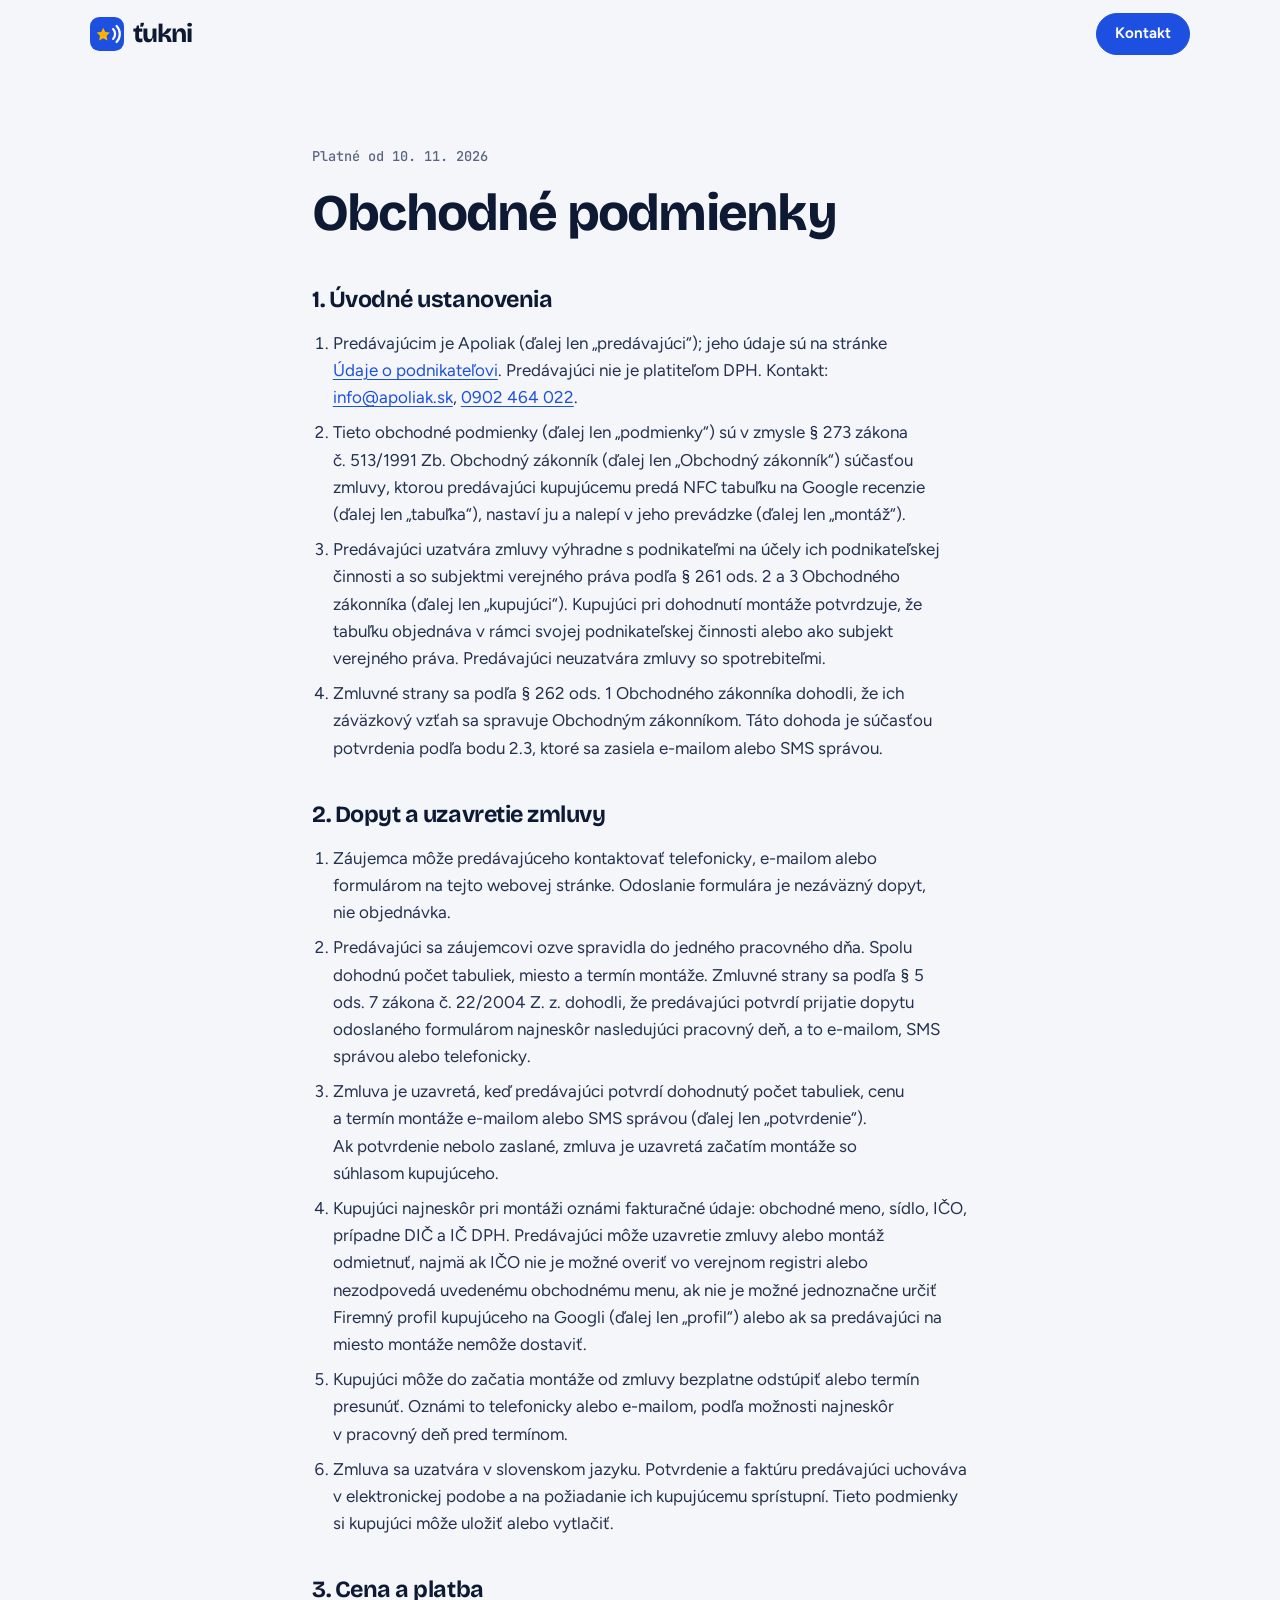
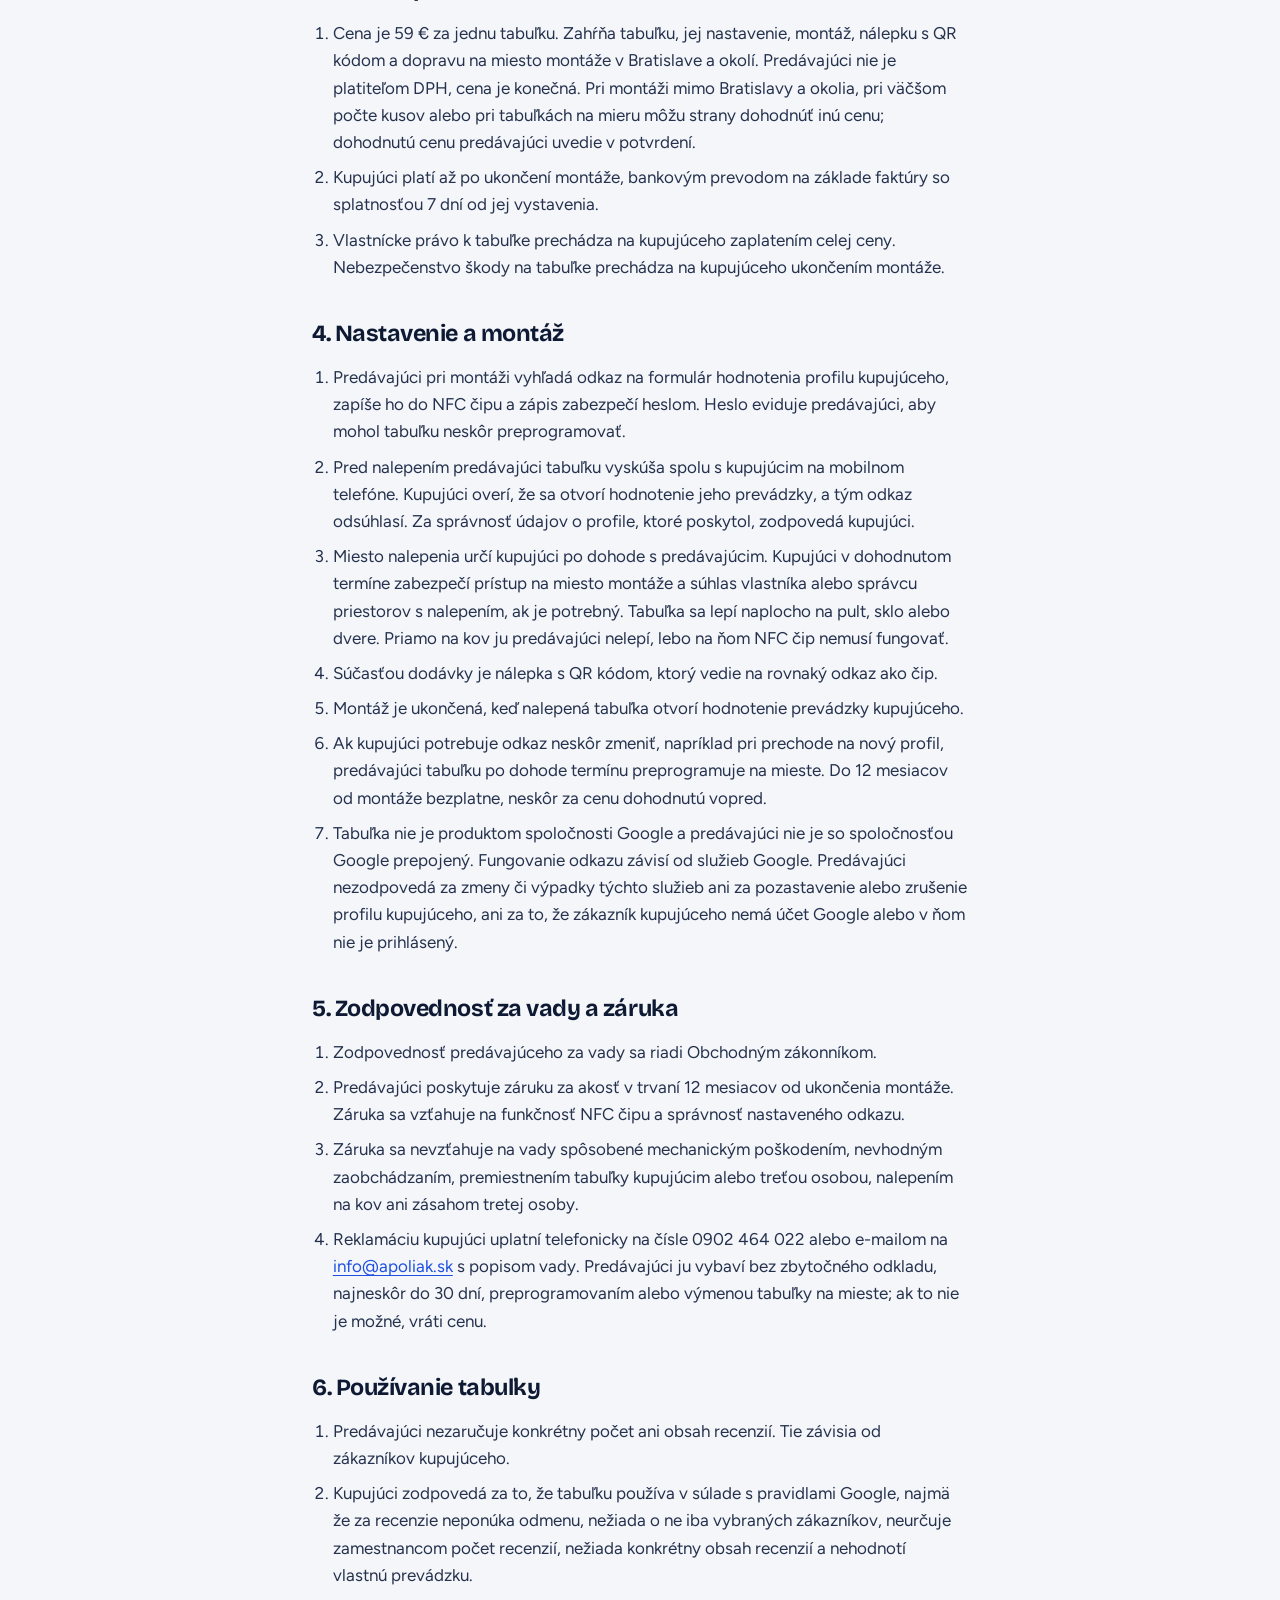
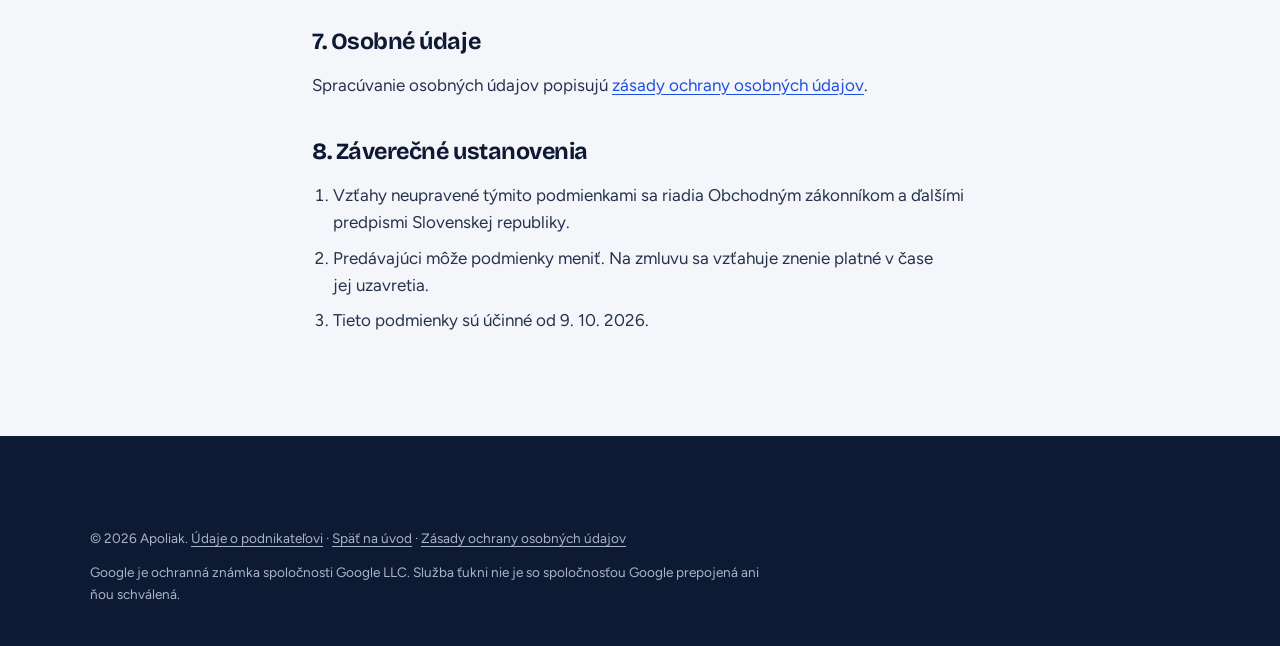
<file: obchodne-podmienky.html>
<!doctype html>
<html lang="sk">
<head>
  <meta charset="utf-8">
  <meta http-equiv="Content-Security-Policy" content="default-src 'self'; script-src 'self'; style-src 'self' 'unsafe-inline'; img-src 'self' data:; font-src 'self'; connect-src 'self'; form-action 'self'; base-uri 'self'; object-src 'none'">
  <meta name="referrer" content="strict-origin-when-cross-origin">
  <meta name="viewport" content="width=device-width, initial-scale=1, viewport-fit=cover">
  <title>Obchodné podmienky | ťukni</title>
  <meta name="description" content="Obchodné podmienky predaja a montáže NFC tabuliek na Google recenzie pre podnikateľov.">
  <meta name="color-scheme" content="light">
  <link rel="canonical" href="https://apoliak7777.github.io/Review-QR-Cards/obchodne-podmienky.html">
  <link rel="icon" href="assets/img/favicon.svg" type="image/svg+xml">
  <link rel="preload" href="assets/fonts/bricolage-grotesque-latin-wght-normal.woff2" as="font" type="font/woff2" crossorigin>
  <link rel="preload" href="assets/fonts/figtree-latin-wght-normal.woff2" as="font" type="font/woff2" crossorigin>
  <link rel="preload" href="assets/fonts/bricolage-grotesque-latin-ext-wght-normal.woff2" as="font" type="font/woff2" crossorigin>
  <link rel="preload" href="assets/fonts/figtree-latin-ext-wght-normal.woff2" as="font" type="font/woff2" crossorigin>
  <link rel="stylesheet" href="assets/css/style.css">
</head>
<body>
  <!-- Obchodné podmienky (B2B, predaj s montážou). Pri zmene ceny upravte bod 3.1, pri zmene textov dátum účinnosti. -->
  <a class="skip-link" href="#obsah">Preskočiť na obsah</a>
  <header class="site-header">
    <div class="wrap header-inner">
      <a class="logo" href="./" aria-label="ťukni – úvod">
        <svg class="logo-mark" viewBox="0 0 40 40" aria-hidden="true"><rect width="40" height="40" rx="11" fill="#1d4fe0"/><path fill="#ffb300" d="M15.6 9.6l2.4 4.9 5.4.8-3.9 3.8.9 5.4-4.8-2.5-4.8 2.5.9-5.4-3.9-3.8 5.4-.8z" transform="translate(0 3)"/><path d="M27.2 14.2a8.4 8.4 0 0 1 0 11.6M31.3 10.6a13.6 13.6 0 0 1 0 18.8" fill="none" stroke="#fff" stroke-width="2.6" stroke-linecap="round"/></svg>
        ťukni
      </a>
      <a class="btn btn--small" href="./#kontakt">Kontakt</a>
    </div>
  </header>

  <main id="obsah" class="legal">
    <div class="wrap legal-inner">
      <p class="meta">Platné od 10.&nbsp;11.&nbsp;2026</p>
      <h1>Obchodné podmienky</h1>

      <h2>1. Úvodné ustanovenia</h2>
      <ol>
        <li>Predávajúcim je Apoliak (ďalej len „predávajúci“); jeho údaje sú na stránke <a href="udaje-o-podnikatelovi.html">Údaje o podnikateľovi</a>. Predávajúci nie je platiteľom DPH. Kontakt: <a href="mailto:info@apoliak.sk">info@apoliak.sk</a>, <a href="tel:+421902464022">0902 464 022</a>.</li>
        <li>Tieto obchodné podmienky (ďalej len „podmienky“) sú v&nbsp;zmysle §&nbsp;273 zákona č.&nbsp;513/1991 Zb. Obchodný zákonník (ďalej len „Obchodný zákonník“) súčasťou zmluvy, ktorou predávajúci kupujúcemu predá NFC tabuľku na Google recenzie (ďalej len „tabuľka“), nastaví ju a&nbsp;nalepí v&nbsp;jeho prevádzke (ďalej len „montáž“).</li>
        <li>Predávajúci uzatvára zmluvy výhradne s&nbsp;podnikateľmi na účely ich podnikateľskej činnosti a&nbsp;so subjektmi verejného práva podľa §&nbsp;261 ods.&nbsp;2 a&nbsp;3 Obchodného zákonníka (ďalej len „kupujúci“). Kupujúci pri dohodnutí montáže potvrdzuje, že tabuľku objednáva v&nbsp;rámci svojej podnikateľskej činnosti alebo ako subjekt verejného práva. Predávajúci neuzatvára zmluvy so spotrebiteľmi.</li>
        <li>Zmluvné strany sa podľa §&nbsp;262 ods.&nbsp;1 Obchodného zákonníka dohodli, že ich záväzkový vzťah sa spravuje Obchodným zákonníkom. Táto dohoda je súčasťou potvrdenia podľa bodu 2.3, ktoré sa zasiela e-mailom alebo SMS správou.</li>
      </ol>

      <h2>2. Dopyt a&nbsp;uzavretie zmluvy</h2>
      <ol>
        <li>Záujemca môže predávajúceho kontaktovať telefonicky, e-mailom alebo formulárom na tejto webovej stránke. Odoslanie formulára je nezáväzný dopyt, nie objednávka.</li>
        <li>Predávajúci sa záujemcovi ozve spravidla do jedného pracovného dňa. Spolu dohodnú počet tabuliek, miesto a&nbsp;termín montáže. Zmluvné strany sa podľa §&nbsp;5 ods.&nbsp;7 zákona č.&nbsp;22/2004 Z.&nbsp;z. dohodli, že predávajúci potvrdí prijatie dopytu odoslaného formulárom najneskôr nasledujúci pracovný deň, a&nbsp;to e-mailom, SMS správou alebo telefonicky.</li>
        <li>Zmluva je uzavretá, keď predávajúci potvrdí dohodnutý počet tabuliek, cenu a&nbsp;termín montáže e-mailom alebo SMS správou (ďalej len „potvrdenie“). Ak potvrdenie nebolo zaslané, zmluva je uzavretá začatím montáže so súhlasom kupujúceho.</li>
        <li>Kupujúci najneskôr pri montáži oznámi fakturačné údaje: obchodné meno, sídlo, IČO, prípadne DIČ a&nbsp;IČ DPH. Predávajúci môže uzavretie zmluvy alebo montáž odmietnuť, najmä ak IČO nie je možné overiť vo verejnom registri alebo nezodpovedá uvedenému obchodnému menu, ak nie je možné jednoznačne určiť Firemný profil kupujúceho na Googli (ďalej len „profil“) alebo ak sa predávajúci na miesto montáže nemôže dostaviť.</li>
        <li>Kupujúci môže do začatia montáže od zmluvy bezplatne odstúpiť alebo termín presunúť. Oznámi to telefonicky alebo e-mailom, podľa možnosti najneskôr v&nbsp;pracovný deň pred termínom.</li>
        <li>Zmluva sa uzatvára v&nbsp;slovenskom jazyku. Potvrdenie a&nbsp;faktúru predávajúci uchováva v&nbsp;elektronickej podobe a&nbsp;na požiadanie ich kupujúcemu sprístupní. Tieto podmienky si kupujúci môže uložiť alebo vytlačiť.</li>
      </ol>

      <h2>3. Cena a&nbsp;platba</h2>
      <ol>
        <li>Cena je 59&nbsp;€ za jednu tabuľku. Zahŕňa tabuľku, jej nastavenie, montáž, nálepku s&nbsp;QR kódom a&nbsp;dopravu na miesto montáže v&nbsp;Bratislave a&nbsp;okolí. Predávajúci nie je platiteľom DPH, cena je konečná. Pri montáži mimo Bratislavy a&nbsp;okolia, pri väčšom počte kusov alebo pri tabuľkách na mieru môžu strany dohodnúť inú cenu; dohodnutú cenu predávajúci uvedie v&nbsp;potvrdení.</li>
        <li>Kupujúci platí až po ukončení montáže, bankovým prevodom na základe faktúry so splatnosťou 7&nbsp;dní od jej vystavenia.</li>
        <li>Vlastnícke právo k&nbsp;tabuľke prechádza na kupujúceho zaplatením celej ceny. Nebezpečenstvo škody na tabuľke prechádza na kupujúceho ukončením montáže.</li>
      </ol>

      <h2>4. Nastavenie a&nbsp;montáž</h2>
      <ol>
        <li>Predávajúci pri montáži vyhľadá odkaz na formulár hodnotenia profilu kupujúceho, zapíše ho do NFC čipu a&nbsp;zápis zabezpečí heslom. Heslo eviduje predávajúci, aby mohol tabuľku neskôr preprogramovať.</li>
        <li>Pred nalepením predávajúci tabuľku vyskúša spolu s&nbsp;kupujúcim na mobilnom telefóne. Kupujúci overí, že sa otvorí hodnotenie jeho prevádzky, a&nbsp;tým odkaz odsúhlasí. Za správnosť údajov o&nbsp;profile, ktoré poskytol, zodpovedá kupujúci.</li>
        <li>Miesto nalepenia určí kupujúci po dohode s&nbsp;predávajúcim. Kupujúci v&nbsp;dohodnutom termíne zabezpečí prístup na miesto montáže a&nbsp;súhlas vlastníka alebo správcu priestorov s&nbsp;nalepením, ak je potrebný. Tabuľka sa lepí naplocho na pult, sklo alebo dvere. Priamo na kov ju predávajúci nelepí, lebo na ňom NFC čip nemusí fungovať.</li>
        <li>Súčasťou dodávky je nálepka s&nbsp;QR kódom, ktorý vedie na rovnaký odkaz ako čip.</li>
        <li>Montáž je ukončená, keď nalepená tabuľka otvorí hodnotenie prevádzky kupujúceho.</li>
        <li>Ak kupujúci potrebuje odkaz neskôr zmeniť, napríklad pri prechode na nový profil, predávajúci tabuľku po dohode termínu preprogramuje na mieste. Do 12&nbsp;mesiacov od montáže bezplatne, neskôr za cenu dohodnutú vopred.</li>
        <li>Tabuľka nie je produktom spoločnosti Google a&nbsp;predávajúci nie je so spoločnosťou Google prepojený. Fungovanie odkazu závisí od služieb Google. Predávajúci nezodpovedá za zmeny či výpadky týchto služieb ani za pozastavenie alebo zrušenie profilu kupujúceho, ani za to, že zákazník kupujúceho nemá účet Google alebo v&nbsp;ňom nie je prihlásený.</li>
      </ol>

      <h2>5. Zodpovednosť za vady a&nbsp;záruka</h2>
      <ol>
        <li>Zodpovednosť predávajúceho za vady sa riadi Obchodným zákonníkom.</li>
        <li>Predávajúci poskytuje záruku za akosť v&nbsp;trvaní 12&nbsp;mesiacov od ukončenia montáže. Záruka sa vzťahuje na funkčnosť NFC čipu a&nbsp;správnosť nastaveného odkazu.</li>
        <li>Záruka sa nevzťahuje na vady spôsobené mechanickým poškodením, nevhodným zaobchádzaním, premiestnením tabuľky kupujúcim alebo treťou osobou, nalepením na kov ani zásahom tretej osoby.</li>
        <li>Reklamáciu kupujúci uplatní telefonicky na čísle 0902 464 022 alebo e-mailom na <a href="mailto:info@apoliak.sk">info@apoliak.sk</a> s&nbsp;popisom vady. Predávajúci ju vybaví bez zbytočného odkladu, najneskôr do 30&nbsp;dní, preprogramovaním alebo výmenou tabuľky na mieste; ak to nie je možné, vráti cenu.</li>
      </ol>

      <h2>6. Používanie tabuľky</h2>
      <ol>
        <li>Predávajúci nezaručuje konkrétny počet ani obsah recenzií. Tie závisia od zákazníkov kupujúceho.</li>
        <li>Kupujúci zodpovedá za to, že tabuľku používa v&nbsp;súlade s&nbsp;pravidlami Google, najmä že za recenzie neponúka odmenu, nežiada o&nbsp;ne iba vybraných zákazníkov, neurčuje zamestnancom počet recenzií, nežiada konkrétny obsah recenzií a&nbsp;nehodnotí vlastnú prevádzku.</li>
      </ol>

      <h2>7. Osobné údaje</h2>
      <p>Spracúvanie osobných údajov popisujú <a href="ochrana-osobnych-udajov.html">zásady ochrany osobných údajov</a>.</p>

      <h2>8. Záverečné ustanovenia</h2>
      <ol>
        <li>Vzťahy neupravené týmito podmienkami sa riadia Obchodným zákonníkom a&nbsp;ďalšími predpismi Slovenskej republiky.</li>
        <li>Predávajúci môže podmienky meniť. Na zmluvu sa vzťahuje znenie platné v&nbsp;čase jej uzavretia.</li>
        <li>Tieto podmienky sú účinné od 9.&nbsp;10.&nbsp;2026.</li>
      </ol>
    </div>
  </main>

  <footer class="site-footer">
    <div class="wrap">
      <div class="footer-legal">
        <p>© <span data-year>2026</span> Apoliak. <a href="udaje-o-podnikatelovi.html" style="color:inherit">Údaje o podnikateľovi</a> · <a href="./" style="color:inherit">Späť na úvod</a> · <a href="ochrana-osobnych-udajov.html" style="color:inherit">Zásady ochrany osobných údajov</a></p>
        <p>Google je ochranná známka spoločnosti Google LLC. Služba ťukni nie je so spoločnosťou Google prepojená ani ňou schválená.</p>
      </div>
    </div>
  </footer>
  <script src="assets/js/main.js" defer></script>
</body>
</html>
</file>
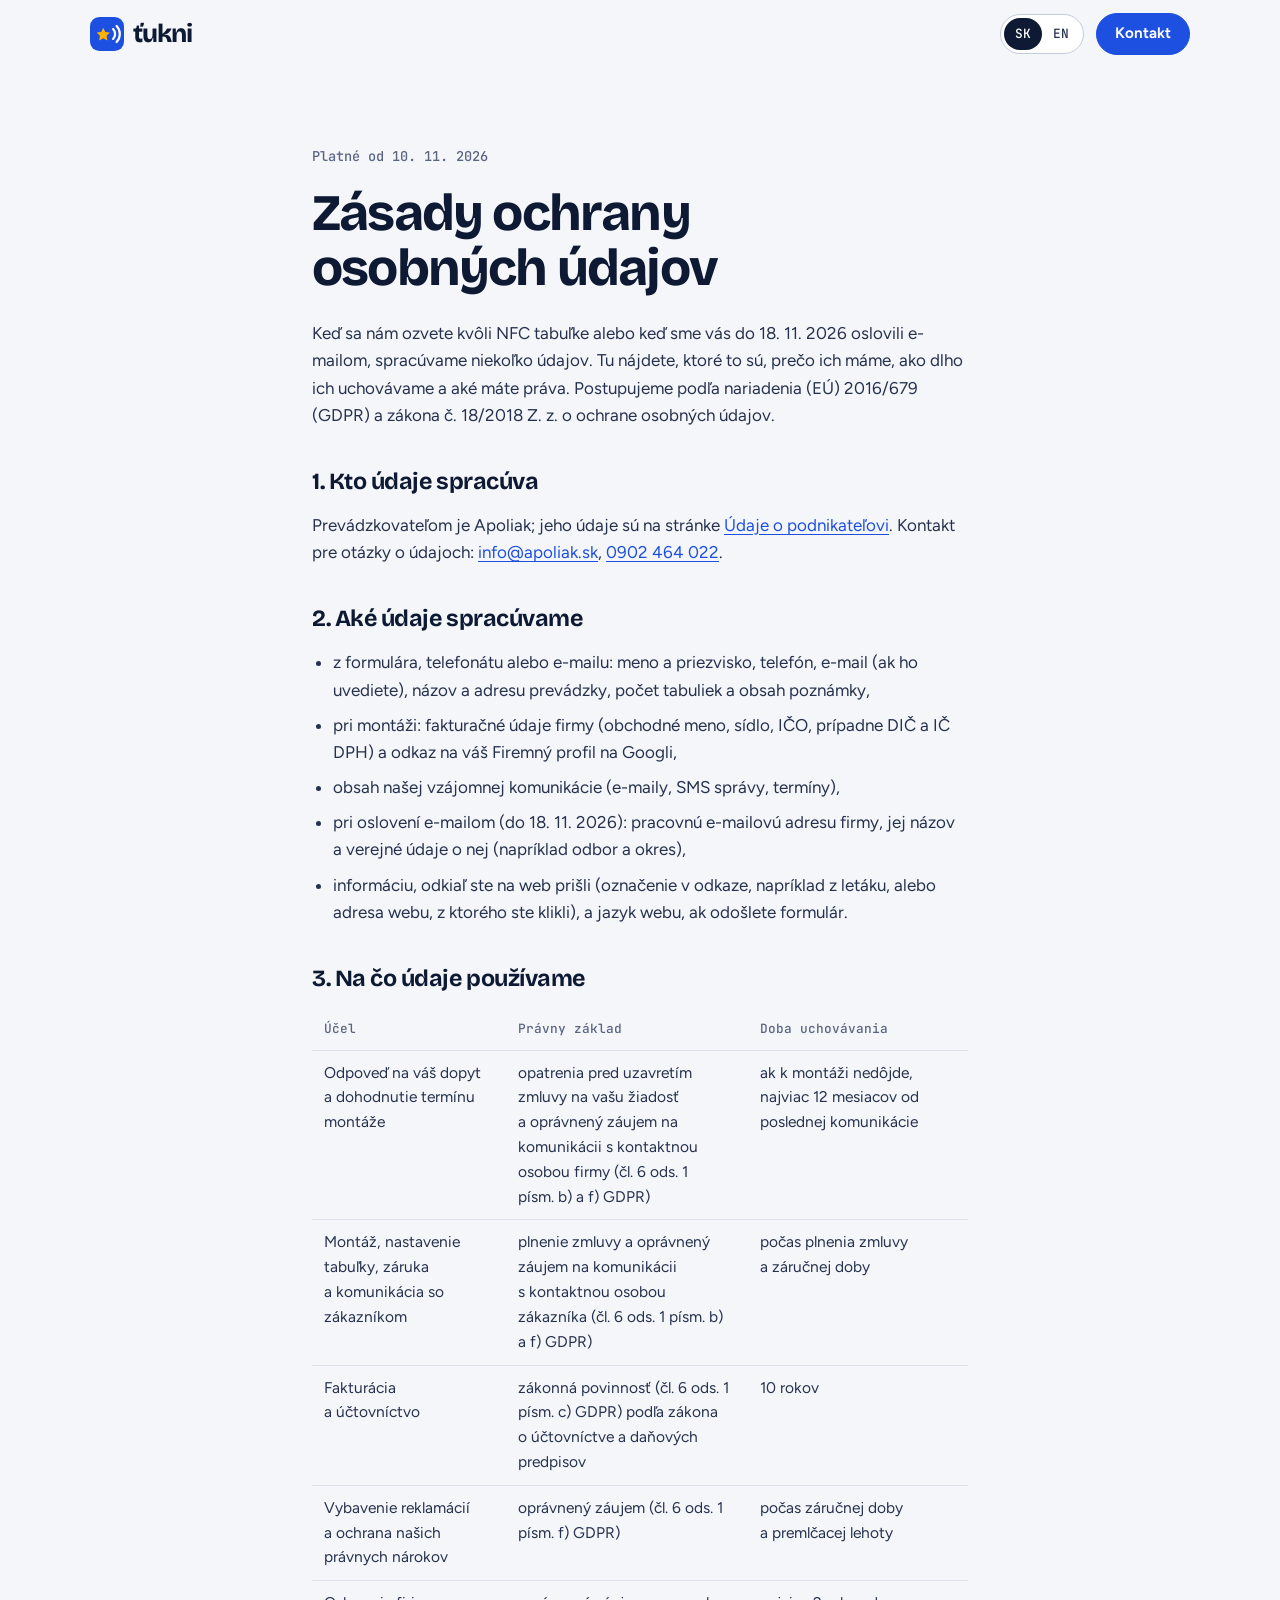
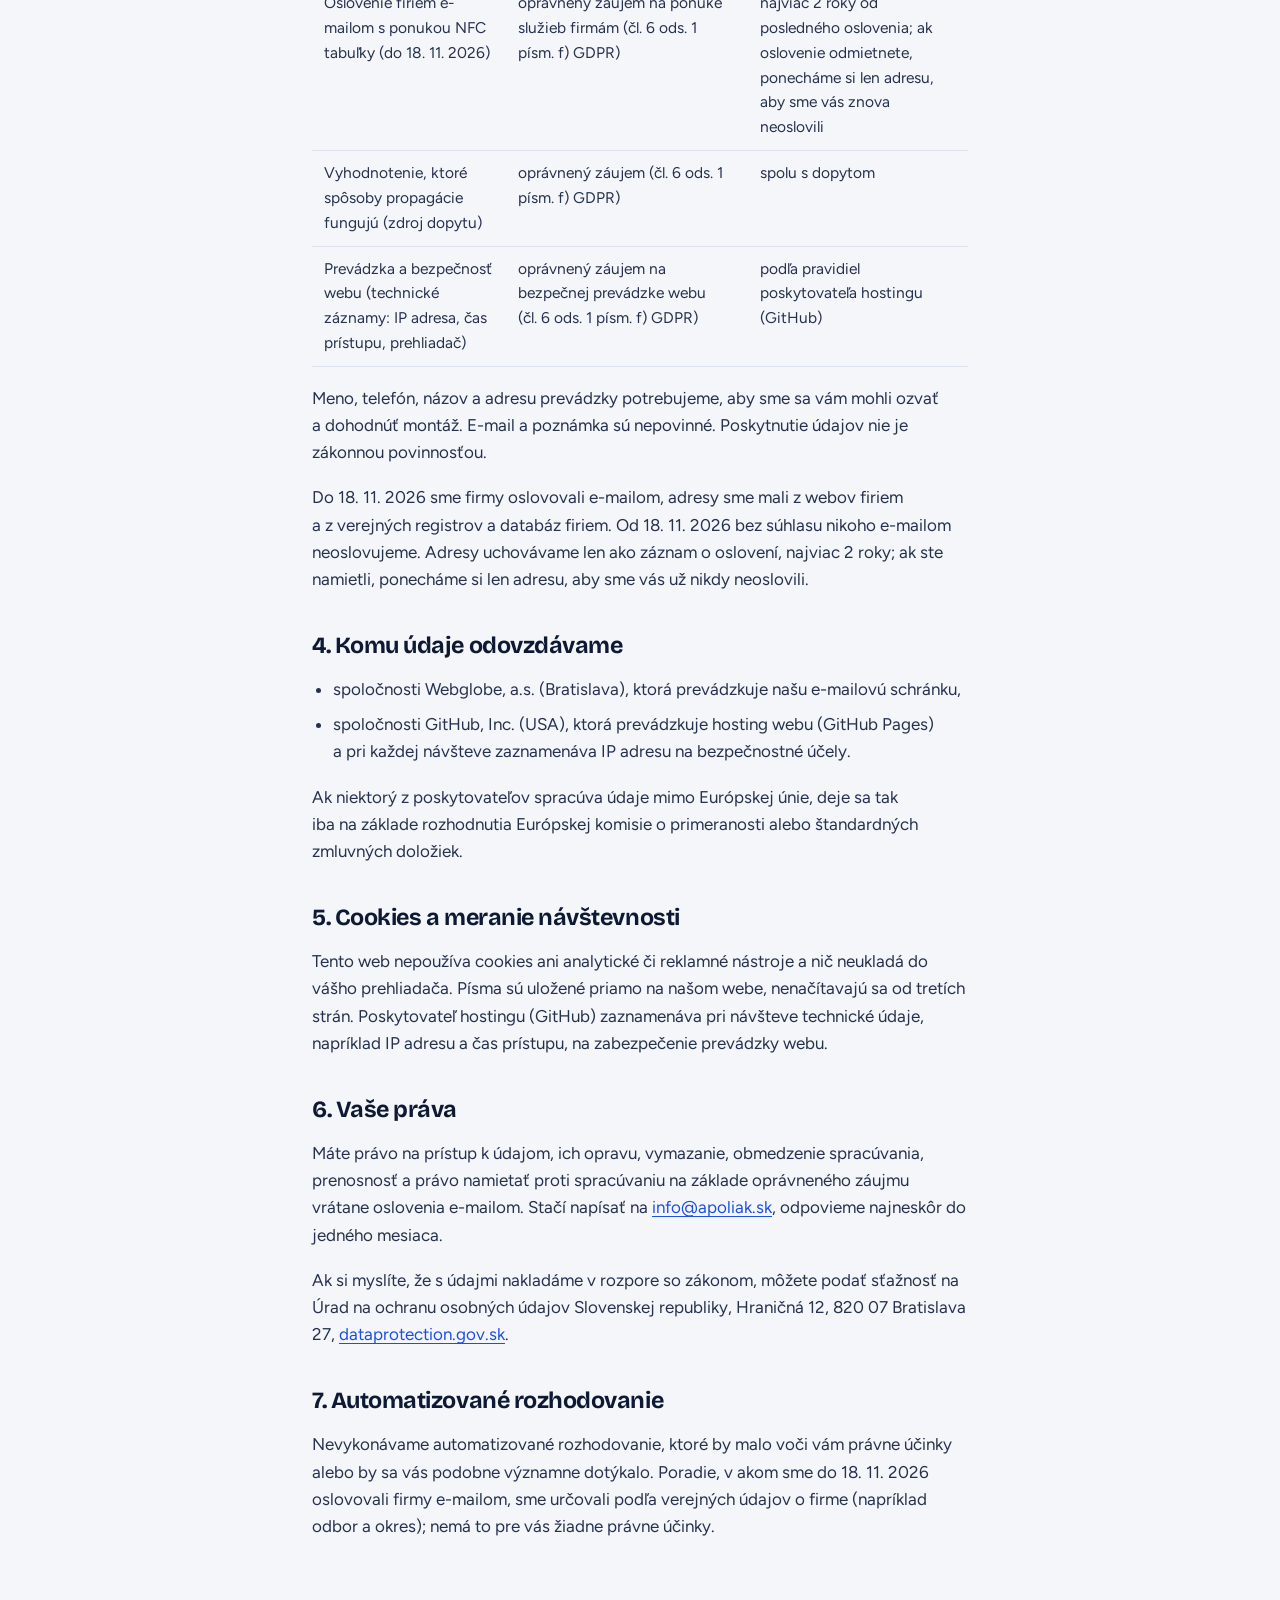
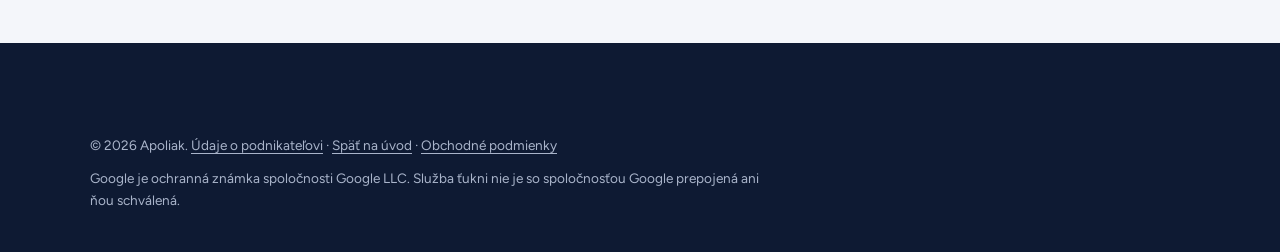
<file: ochrana-osobnych-udajov.html>
<!doctype html>
<html lang="sk">
<head>
  <meta charset="utf-8">
  <meta http-equiv="Content-Security-Policy" content="default-src 'self'; script-src 'self'; style-src 'self' 'unsafe-inline'; img-src 'self' data:; font-src 'self'; connect-src 'self'; form-action 'self'; base-uri 'self'; object-src 'none'">
  <meta name="referrer" content="strict-origin-when-cross-origin">
  <meta name="viewport" content="width=device-width, initial-scale=1, viewport-fit=cover">
  <title>Zásady ochrany osobných údajov | ťukni</title>
  <meta name="description" content="Ako ťukni spracúva osobné údaje pri dopytoch a montáži NFC tabuliek.">
  <meta name="color-scheme" content="light">
  <link rel="canonical" href="https://apoliak7777.github.io/Review-QR-Cards/ochrana-osobnych-udajov.html">
  <link rel="alternate" hreflang="sk" href="https://apoliak7777.github.io/Review-QR-Cards/ochrana-osobnych-udajov.html">
  <link rel="alternate" hreflang="en" href="https://apoliak7777.github.io/Review-QR-Cards/en/privacy.html">
  <link rel="alternate" hreflang="x-default" href="https://apoliak7777.github.io/Review-QR-Cards/ochrana-osobnych-udajov.html">
  <link rel="icon" href="assets/img/favicon.svg" type="image/svg+xml">
  <link rel="preload" href="assets/fonts/bricolage-grotesque-latin-wght-normal.woff2" as="font" type="font/woff2" crossorigin>
  <link rel="preload" href="assets/fonts/figtree-latin-wght-normal.woff2" as="font" type="font/woff2" crossorigin>
  <link rel="preload" href="assets/fonts/bricolage-grotesque-latin-ext-wght-normal.woff2" as="font" type="font/woff2" crossorigin>
  <link rel="preload" href="assets/fonts/figtree-latin-ext-wght-normal.woff2" as="font" type="font/woff2" crossorigin>
  <link rel="stylesheet" href="assets/css/style.css">
</head>
<body>
  <!-- Zásady ochrany osobných údajov. Pri zmene upravte aj anglickú verziu en/privacy.html.
       Ak formulár začne posielať cez Web3Forms, pridajte ho do bodu 4 (SK aj EN). -->
  <a class="skip-link" href="#obsah">Preskočiť na obsah</a>
  <header class="site-header">
    <div class="wrap header-inner">
      <a class="logo" href="./" aria-label="ťukni – úvod">
        <svg class="logo-mark" viewBox="0 0 40 40" aria-hidden="true"><rect width="40" height="40" rx="11" fill="#1d4fe0"/><path fill="#ffb300" d="M15.6 9.6l2.4 4.9 5.4.8-3.9 3.8.9 5.4-4.8-2.5-4.8 2.5.9-5.4-3.9-3.8 5.4-.8z" transform="translate(0 3)"/><path d="M27.2 14.2a8.4 8.4 0 0 1 0 11.6M31.3 10.6a13.6 13.6 0 0 1 0 18.8" fill="none" stroke="#fff" stroke-width="2.6" stroke-linecap="round"/></svg>
        ťukni
      </a>
      <div class="header-actions">
        <div class="lang-switch" aria-label="Jazyk">
          <a href="ochrana-osobnych-udajov.html" lang="sk" hreflang="sk" aria-current="true">SK</a>
          <a href="en/privacy.html" lang="en" hreflang="en">EN</a>
        </div>
        <a class="btn btn--small" href="./#kontakt">Kontakt</a>
      </div>
    </div>
  </header>

  <main id="obsah" class="legal">
    <div class="wrap legal-inner">
      <p class="meta">Platné od 10.&nbsp;11.&nbsp;2026</p>
      <h1>Zásady ochrany osobných údajov</h1>
      <p>Keď sa nám ozvete kvôli NFC tabuľke alebo keď sme vás do 18. 11. 2026 oslovili e-mailom, spracúvame niekoľko údajov. Tu nájdete, ktoré to sú, prečo ich máme, ako dlho ich uchovávame a&nbsp;aké máte práva. Postupujeme podľa nariadenia (EÚ) 2016/679 (GDPR) a&nbsp;zákona č.&nbsp;18/2018 Z.&nbsp;z. o&nbsp;ochrane osobných údajov.</p>

      <h2>1. Kto údaje spracúva</h2>
      <p>Prevádzkovateľom je Apoliak; jeho údaje sú na stránke <a href="udaje-o-podnikatelovi.html">Údaje o podnikateľovi</a>. Kontakt pre otázky o&nbsp;údajoch: <a href="mailto:info@apoliak.sk">info@apoliak.sk</a>, <a href="tel:+421902464022">0902 464 022</a>.</p>

      <h2>2. Aké údaje spracúvame</h2>
      <ul>
        <li>z&nbsp;formulára, telefonátu alebo e-mailu: meno a&nbsp;priezvisko, telefón, e-mail (ak ho uvediete), názov a&nbsp;adresu prevádzky, počet tabuliek a&nbsp;obsah poznámky,</li>
        <li>pri montáži: fakturačné údaje firmy (obchodné meno, sídlo, IČO, prípadne DIČ a&nbsp;IČ DPH) a&nbsp;odkaz na váš Firemný profil na Googli,</li>
        <li>obsah našej vzájomnej komunikácie (e-maily, SMS správy, termíny),</li>
        <li>pri oslovení e-mailom (do 18. 11. 2026): pracovnú e-mailovú adresu firmy, jej názov a&nbsp;verejné údaje o&nbsp;nej (napríklad odbor a&nbsp;okres),</li>
        <li>informáciu, odkiaľ ste na web prišli (označenie v&nbsp;odkaze, napríklad z&nbsp;letáku, alebo adresa webu, z&nbsp;ktorého ste klikli), a&nbsp;jazyk webu, ak odošlete formulár.</li>
      </ul>

      <h2>3. Na čo údaje používame</h2>
      <div class="table-scroll">
        <table class="legal-table">
          <thead>
            <tr><th>Účel</th><th>Právny základ</th><th>Doba uchovávania</th></tr>
          </thead>
          <tbody>
            <tr><td data-label="Účel">Odpoveď na váš dopyt a&nbsp;dohodnutie termínu montáže</td><td data-label="Právny základ">opatrenia pred uzavretím zmluvy na vašu žiadosť a&nbsp;oprávnený záujem na komunikácii s&nbsp;kontaktnou osobou firmy (čl.&nbsp;6 ods.&nbsp;1 písm.&nbsp;b) a&nbsp;f) GDPR)</td><td data-label="Doba uchovávania">ak k&nbsp;montáži nedôjde, najviac 12&nbsp;mesiacov od poslednej komunikácie</td></tr>
            <tr><td data-label="Účel">Montáž, nastavenie tabuľky, záruka a&nbsp;komunikácia so zákazníkom</td><td data-label="Právny základ">plnenie zmluvy a&nbsp;oprávnený záujem na komunikácii s&nbsp;kontaktnou osobou zákazníka (čl.&nbsp;6 ods.&nbsp;1 písm.&nbsp;b) a&nbsp;f) GDPR)</td><td data-label="Doba uchovávania">počas plnenia zmluvy a&nbsp;záručnej doby</td></tr>
            <tr><td data-label="Účel">Fakturácia a&nbsp;účtovníctvo</td><td data-label="Právny základ">zákonná povinnosť (čl.&nbsp;6 ods.&nbsp;1 písm.&nbsp;c) GDPR) podľa zákona o&nbsp;účtovníctve a&nbsp;daňových predpisov</td><td data-label="Doba uchovávania">10&nbsp;rokov</td></tr>
            <tr><td data-label="Účel">Vybavenie reklamácií a&nbsp;ochrana našich právnych nárokov</td><td data-label="Právny základ">oprávnený záujem (čl.&nbsp;6 ods.&nbsp;1 písm.&nbsp;f) GDPR)</td><td data-label="Doba uchovávania">počas záručnej doby a&nbsp;premlčacej lehoty</td></tr>
            <tr><td data-label="Účel">Oslovenie firiem e-mailom s&nbsp;ponukou NFC tabuľky (do 18. 11. 2026)</td><td data-label="Právny základ">oprávnený záujem na ponuke služieb firmám (čl.&nbsp;6 ods.&nbsp;1 písm.&nbsp;f) GDPR)</td><td data-label="Doba uchovávania">najviac 2&nbsp;roky od posledného oslovenia; ak oslovenie odmietnete, ponecháme si len adresu, aby sme vás znova neoslovili</td></tr>
            <tr><td data-label="Účel">Vyhodnotenie, ktoré spôsoby propagácie fungujú (zdroj dopytu)</td><td data-label="Právny základ">oprávnený záujem (čl.&nbsp;6 ods.&nbsp;1 písm.&nbsp;f) GDPR)</td><td data-label="Doba uchovávania">spolu s&nbsp;dopytom</td></tr>
            <tr><td data-label="Účel">Prevádzka a&nbsp;bezpečnosť webu (technické záznamy: IP adresa, čas prístupu, prehliadač)</td><td data-label="Právny základ">oprávnený záujem na bezpečnej prevádzke webu (čl.&nbsp;6 ods.&nbsp;1 písm.&nbsp;f) GDPR)</td><td data-label="Doba uchovávania">podľa pravidiel poskytovateľa hostingu (GitHub)</td></tr>
          </tbody>
        </table>
      </div>
      <p>Meno, telefón, názov a&nbsp;adresu prevádzky potrebujeme, aby sme sa vám mohli ozvať a&nbsp;dohodnúť montáž. E-mail a&nbsp;poznámka sú nepovinné. Poskytnutie údajov nie je zákonnou povinnosťou.</p>
      <p>Do 18. 11. 2026 sme firmy oslovovali e-mailom, adresy sme mali z&nbsp;webov firiem a&nbsp;z&nbsp;verejných registrov a&nbsp;databáz firiem. Od 18. 11. 2026 bez súhlasu nikoho e-mailom neoslovujeme. Adresy uchovávame len ako záznam o&nbsp;oslovení, najviac 2&nbsp;roky; ak ste namietli, ponecháme si len adresu, aby sme vás už nikdy neoslovili.</p>

      <h2>4. Komu údaje odovzdávame</h2>
      <ul>
        <li>spoločnosti Webglobe, a.s. (Bratislava), ktorá prevádzkuje našu e-mailovú schránku,</li>
        <li>spoločnosti GitHub, Inc. (USA), ktorá prevádzkuje hosting webu (GitHub Pages) a&nbsp;pri každej návšteve zaznamenáva IP adresu na bezpečnostné účely.</li>
      </ul>
      <p>Ak niektorý z&nbsp;poskytovateľov spracúva údaje mimo Európskej únie, deje sa tak iba na základe rozhodnutia Európskej komisie o&nbsp;primeranosti alebo štandardných zmluvných doložiek.</p>

      <h2>5. Cookies a&nbsp;meranie návštevnosti</h2>
      <p>Tento web nepoužíva cookies ani analytické či reklamné nástroje a&nbsp;nič neukladá do vášho prehliadača. Písma sú uložené priamo na našom webe, nenačítavajú sa od tretích strán. Poskytovateľ hostingu (GitHub) zaznamenáva pri návšteve technické údaje, napríklad IP adresu a&nbsp;čas prístupu, na zabezpečenie prevádzky webu.</p>

      <h2>6. Vaše práva</h2>
      <p>Máte právo na prístup k&nbsp;údajom, ich opravu, vymazanie, obmedzenie spracúvania, prenosnosť a&nbsp;právo namietať proti spracúvaniu na základe oprávneného záujmu vrátane oslovenia e-mailom. Stačí napísať na <a href="mailto:info@apoliak.sk">info@apoliak.sk</a>, odpovieme najneskôr do jedného mesiaca.</p>
      <p>Ak si myslíte, že s&nbsp;údajmi nakladáme v&nbsp;rozpore so zákonom, môžete podať sťažnosť na Úrad na ochranu osobných údajov Slovenskej republiky, Hraničná 12, 820&nbsp;07 Bratislava 27, <a href="https://dataprotection.gov.sk" target="_blank" rel="noopener">dataprotection.gov.sk</a>.</p>

      <h2>7. Automatizované rozhodovanie</h2>
      <p>Nevykonávame automatizované rozhodovanie, ktoré by malo voči vám právne účinky alebo by sa vás podobne významne dotýkalo. Poradie, v&nbsp;akom sme do 18. 11. 2026 oslovovali firmy e-mailom, sme určovali podľa verejných údajov o&nbsp;firme (napríklad odbor a&nbsp;okres); nemá to pre vás žiadne právne účinky.</p>
    </div>
  </main>

  <footer class="site-footer">
    <div class="wrap">
      <div class="footer-legal">
        <p>© <span data-year>2026</span> Apoliak. <a href="udaje-o-podnikatelovi.html" style="color:inherit">Údaje o podnikateľovi</a> · <a href="./" style="color:inherit">Späť na úvod</a> · <a href="obchodne-podmienky.html" style="color:inherit">Obchodné podmienky</a></p>
        <p>Google je ochranná známka spoločnosti Google LLC. Služba ťukni nie je so spoločnosťou Google prepojená ani ňou schválená.</p>
      </div>
    </div>
  </footer>
  <script src="assets/js/main.js" defer></script>
</body>
</html>
</file>
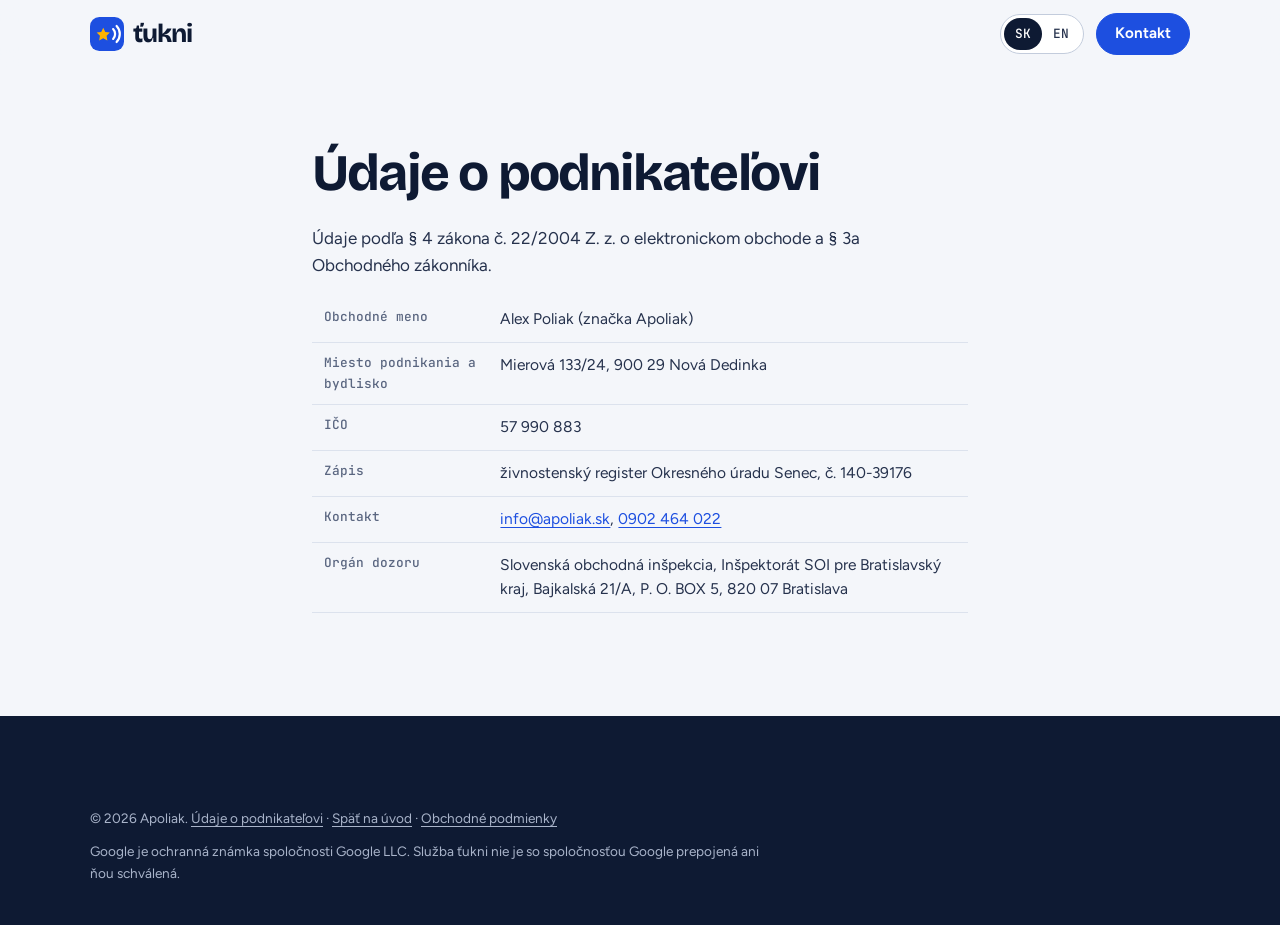
<file: udaje-o-podnikatelovi.html>
<!doctype html>
<html lang="sk">
<head>
  <meta charset="utf-8">
  <meta http-equiv="Content-Security-Policy" content="default-src 'self'; script-src 'self'; style-src 'self' 'unsafe-inline'; img-src 'self' data:; font-src 'self'; connect-src 'self'; form-action 'self'; base-uri 'self'; object-src 'none'">
  <meta name="referrer" content="strict-origin-when-cross-origin">
  <meta name="viewport" content="width=device-width, initial-scale=1, viewport-fit=cover">
  <title>Údaje o podnikateľovi | ťukni</title>
  <meta name="robots" content="noindex">
  <meta name="description" content="Údaje o podnikateľovi podľa zákona o elektronickom obchode.">
  <meta name="color-scheme" content="light">
  <link rel="canonical" href="https://tukni.online/udaje-o-podnikatelovi.html">
  <link rel="alternate" hreflang="sk" href="https://apoliak7777.github.io/Review-QR-Cards/ochrana-osobnych-udajov.html">
  <link rel="alternate" hreflang="en" href="https://apoliak7777.github.io/Review-QR-Cards/en/privacy.html">
  <link rel="alternate" hreflang="x-default" href="https://apoliak7777.github.io/Review-QR-Cards/ochrana-osobnych-udajov.html">
  <link rel="icon" href="assets/img/favicon.svg" type="image/svg+xml">
  <link rel="preload" href="assets/fonts/bricolage-grotesque-latin-wght-normal.woff2" as="font" type="font/woff2" crossorigin>
  <link rel="preload" href="assets/fonts/figtree-latin-wght-normal.woff2" as="font" type="font/woff2" crossorigin>
  <link rel="preload" href="assets/fonts/bricolage-grotesque-latin-ext-wght-normal.woff2" as="font" type="font/woff2" crossorigin>
  <link rel="preload" href="assets/fonts/figtree-latin-ext-wght-normal.woff2" as="font" type="font/woff2" crossorigin>
  <link rel="stylesheet" href="assets/css/style.css">
</head>
<body>
  <!-- Zásady ochrany osobných údajov. Pri zmene upravte aj anglickú verziu en/privacy.html.
       Ak formulár začne posielať cez Web3Forms, pridajte ho do bodu 4 (SK aj EN). -->
  <a class="skip-link" href="#obsah">Preskočiť na obsah</a>
  <header class="site-header">
    <div class="wrap header-inner">
      <a class="logo" href="./" aria-label="ťukni – úvod">
        <svg class="logo-mark" viewBox="0 0 40 40" aria-hidden="true"><rect width="40" height="40" rx="11" fill="#1d4fe0"/><path fill="#ffb300" d="M15.6 9.6l2.4 4.9 5.4.8-3.9 3.8.9 5.4-4.8-2.5-4.8 2.5.9-5.4-3.9-3.8 5.4-.8z" transform="translate(0 3)"/><path d="M27.2 14.2a8.4 8.4 0 0 1 0 11.6M31.3 10.6a13.6 13.6 0 0 1 0 18.8" fill="none" stroke="#fff" stroke-width="2.6" stroke-linecap="round"/></svg>
        ťukni
      </a>
      <div class="header-actions">
        <div class="lang-switch" aria-label="Jazyk">
          <a href="ochrana-osobnych-udajov.html" lang="sk" hreflang="sk" aria-current="true">SK</a>
          <a href="en/privacy.html" lang="en" hreflang="en">EN</a>
        </div>
        <a class="btn btn--small" href="./#kontakt">Kontakt</a>
      </div>
    </div>
  </header>

    <main id="obsah" class="legal">
    <div class="wrap legal-inner">
      <h1>Údaje o podnikateľovi</h1>
      <p>Údaje podľa § 4 zákona č. 22/2004 Z.&nbsp;z. o&nbsp;elektronickom obchode a § 3a Obchodného zákonníka.</p>
      <table class="legal-table"><tbody><tr><th scope="row">Obchodné meno</th><td>Alex Poliak (značka Apoliak)</td></tr><tr><th scope="row">Miesto podnikania a bydlisko</th><td>Mierová 133/24, 900&nbsp;29 Nová Dedinka</td></tr><tr><th scope="row">IČO</th><td>57&nbsp;990&nbsp;883</td></tr><tr><th scope="row">Zápis</th><td>živnostenský register Okresného úradu Senec, č.&nbsp;140-39176</td></tr><tr><th scope="row">Kontakt</th><td><a href="mailto:info@apoliak.sk">info@apoliak.sk</a>, <a href="tel:+421902464022">0902&nbsp;464&nbsp;022</a></td></tr><tr><th scope="row">Orgán dozoru</th><td>Slovenská obchodná inšpekcia, Inšpektorát SOI pre Bratislavský kraj, Bajkalská 21/A, P.&nbsp;O.&nbsp;BOX&nbsp;5, 820&nbsp;07 Bratislava</td></tr></tbody></table>
    </div>
  </main>

  <footer class="site-footer">
    <div class="wrap">
      <div class="footer-legal">
        <p>© <span data-year>2026</span> Apoliak. <a href="udaje-o-podnikatelovi.html" style="color:inherit">Údaje o podnikateľovi</a> · <a href="./" style="color:inherit">Späť na úvod</a> · <a href="obchodne-podmienky.html" style="color:inherit">Obchodné podmienky</a></p>
        <p>Google je ochranná známka spoločnosti Google LLC. Služba ťukni nie je so spoločnosťou Google prepojená ani ňou schválená.</p>
      </div>
    </div>
  </footer>
  <script src="assets/js/main.js" defer></script>
</body>
</html>
</file>
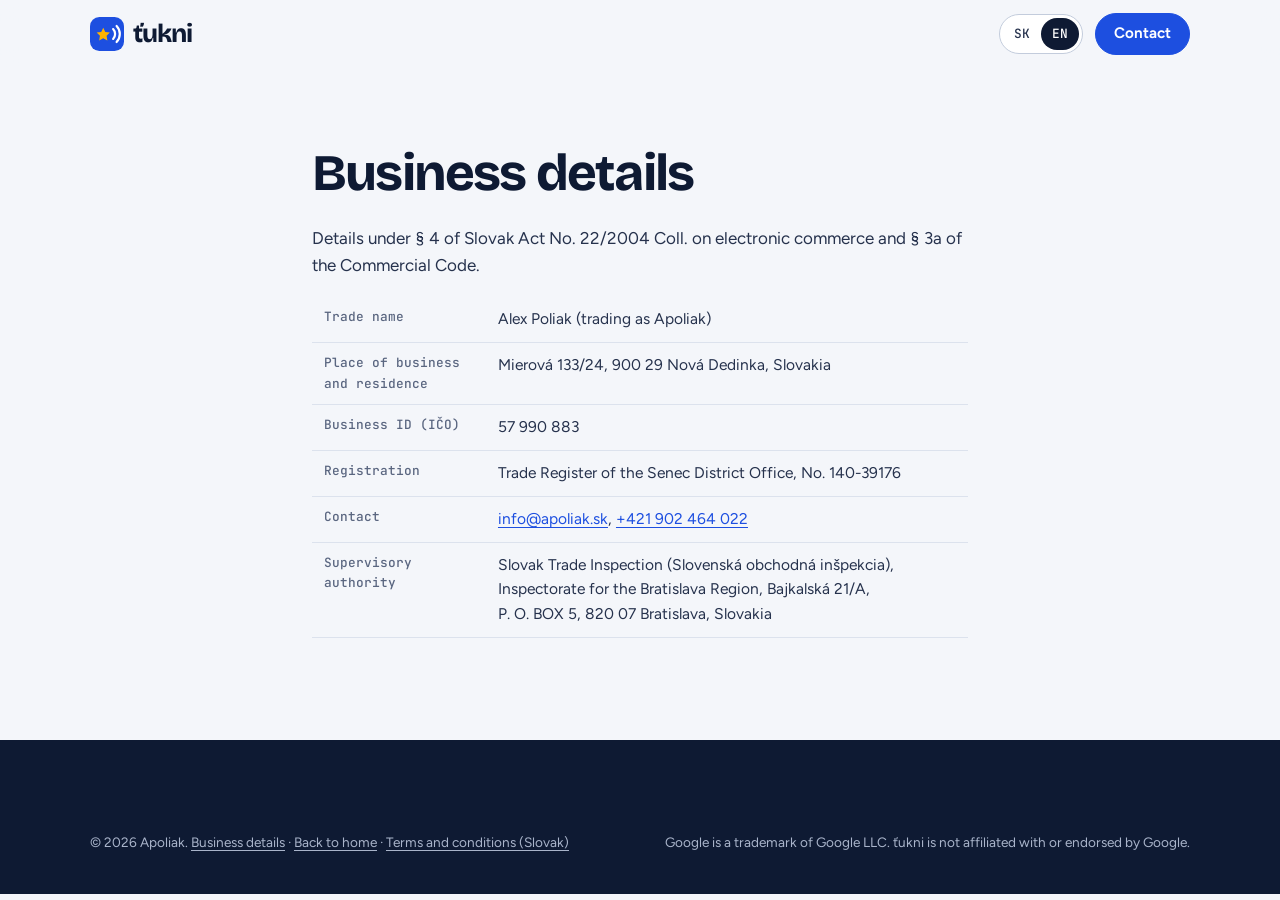
<file: en/business-details.html>
<!doctype html>
<html lang="en">
<head>
  <meta charset="utf-8">
  <meta http-equiv="Content-Security-Policy" content="default-src 'self'; script-src 'self'; style-src 'self' 'unsafe-inline'; img-src 'self' data:; font-src 'self'; connect-src 'self'; form-action 'self'; base-uri 'self'; object-src 'none'">
  <meta name="referrer" content="strict-origin-when-cross-origin">
  <meta name="viewport" content="width=device-width, initial-scale=1, viewport-fit=cover">
  <title>Business details | ťukni</title>
  <meta name="robots" content="noindex">
  <meta name="description" content="Business details under the Slovak Act on electronic commerce.">
  <meta name="color-scheme" content="light">
  <link rel="canonical" href="https://tukni.online/en/business-details.html">
  <link rel="alternate" hreflang="sk" href="https://apoliak7777.github.io/Review-QR-Cards/ochrana-osobnych-udajov.html">
  <link rel="alternate" hreflang="en" href="https://apoliak7777.github.io/Review-QR-Cards/en/privacy.html">
  <link rel="alternate" hreflang="x-default" href="https://apoliak7777.github.io/Review-QR-Cards/ochrana-osobnych-udajov.html">
  <link rel="icon" href="../assets/img/favicon.svg" type="image/svg+xml">
  <link rel="preload" href="../assets/fonts/bricolage-grotesque-latin-wght-normal.woff2" as="font" type="font/woff2" crossorigin>
  <link rel="preload" href="../assets/fonts/figtree-latin-wght-normal.woff2" as="font" type="font/woff2" crossorigin>
  <link rel="stylesheet" href="../assets/css/style.css">
</head>
<body>
  <!-- English translation of ochrana-osobnych-udajov.html. Keep both versions in sync. -->
  <a class="skip-link" href="#content">Skip to content</a>
  <header class="site-header">
    <div class="wrap header-inner">
      <a class="logo" href="./" aria-label="ťukni – home">
        <svg class="logo-mark" viewBox="0 0 40 40" aria-hidden="true"><rect width="40" height="40" rx="11" fill="#1d4fe0"/><path fill="#ffb300" d="M15.6 9.6l2.4 4.9 5.4.8-3.9 3.8.9 5.4-4.8-2.5-4.8 2.5.9-5.4-3.9-3.8 5.4-.8z" transform="translate(0 3)"/><path d="M27.2 14.2a8.4 8.4 0 0 1 0 11.6M31.3 10.6a13.6 13.6 0 0 1 0 18.8" fill="none" stroke="#fff" stroke-width="2.6" stroke-linecap="round"/></svg>
        ťukni
      </a>
      <div class="header-actions">
        <div class="lang-switch" aria-label="Language">
          <a href="../ochrana-osobnych-udajov.html" lang="sk" hreflang="sk">SK</a>
          <a href="privacy.html" lang="en" hreflang="en" aria-current="true">EN</a>
        </div>
        <a class="btn btn--small" href="./#contact">Contact</a>
      </div>
    </div>
  </header>

    <main id="obsah" class="legal">
    <div class="wrap legal-inner">
      <h1>Business details</h1>
      <p>Details under § 4 of Slovak Act No. 22/2004 Coll. on electronic commerce and § 3a of the Commercial Code.</p>
      <table class="legal-table"><tbody><tr><th scope="row">Trade name</th><td>Alex Poliak (trading as Apoliak)</td></tr><tr><th scope="row">Place of business and residence</th><td>Mierová 133/24, 900&nbsp;29 Nová Dedinka, Slovakia</td></tr><tr><th scope="row">Business ID (IČO)</th><td>57&nbsp;990&nbsp;883</td></tr><tr><th scope="row">Registration</th><td>Trade Register of the Senec District Office, No.&nbsp;140-39176</td></tr><tr><th scope="row">Contact</th><td><a href="mailto:info@apoliak.sk">info@apoliak.sk</a>, <a href="tel:+421902464022">+421&nbsp;902&nbsp;464&nbsp;022</a></td></tr><tr><th scope="row">Supervisory authority</th><td>Slovak Trade Inspection (Slovenská obchodná inšpekcia), Inspectorate for the Bratislava Region, Bajkalská 21/A, P.&nbsp;O.&nbsp;BOX&nbsp;5, 820&nbsp;07 Bratislava, Slovakia</td></tr></tbody></table>
    </div>
  </main>

  <footer class="site-footer">
    <div class="wrap">
      <div class="footer-legal">
        <p>© <span data-year>2026</span> Apoliak. <a href="business-details.html" style="color:inherit">Business details</a> · <a href="./" style="color:inherit">Back to home</a> · <a href="../obchodne-podmienky.html" hreflang="sk" style="color:inherit">Terms and conditions (Slovak)</a></p>
        <p>Google is a trademark of Google LLC. ťukni is not affiliated with or endorsed by Google.</p>
      </div>
    </div>
  </footer>
  <script src="../assets/js/main.js" defer></script>
</body>
</html>
</file>
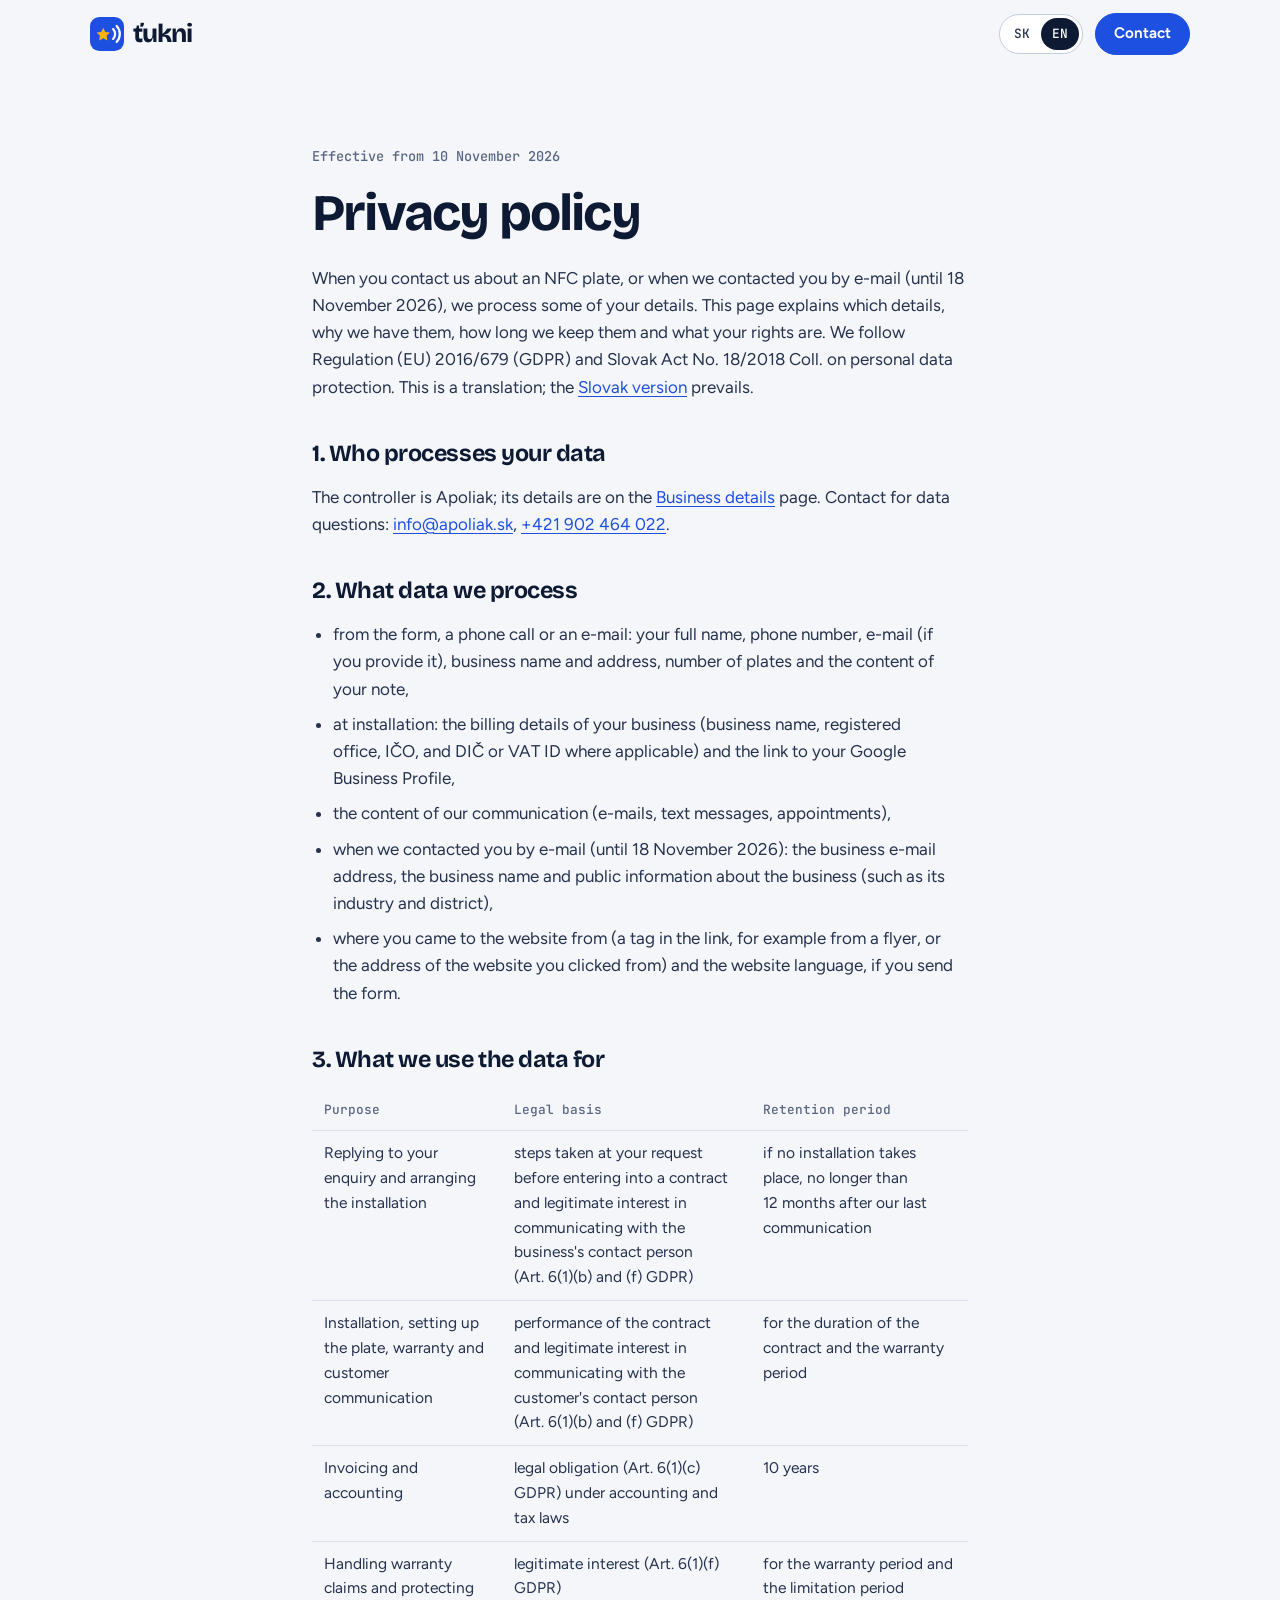
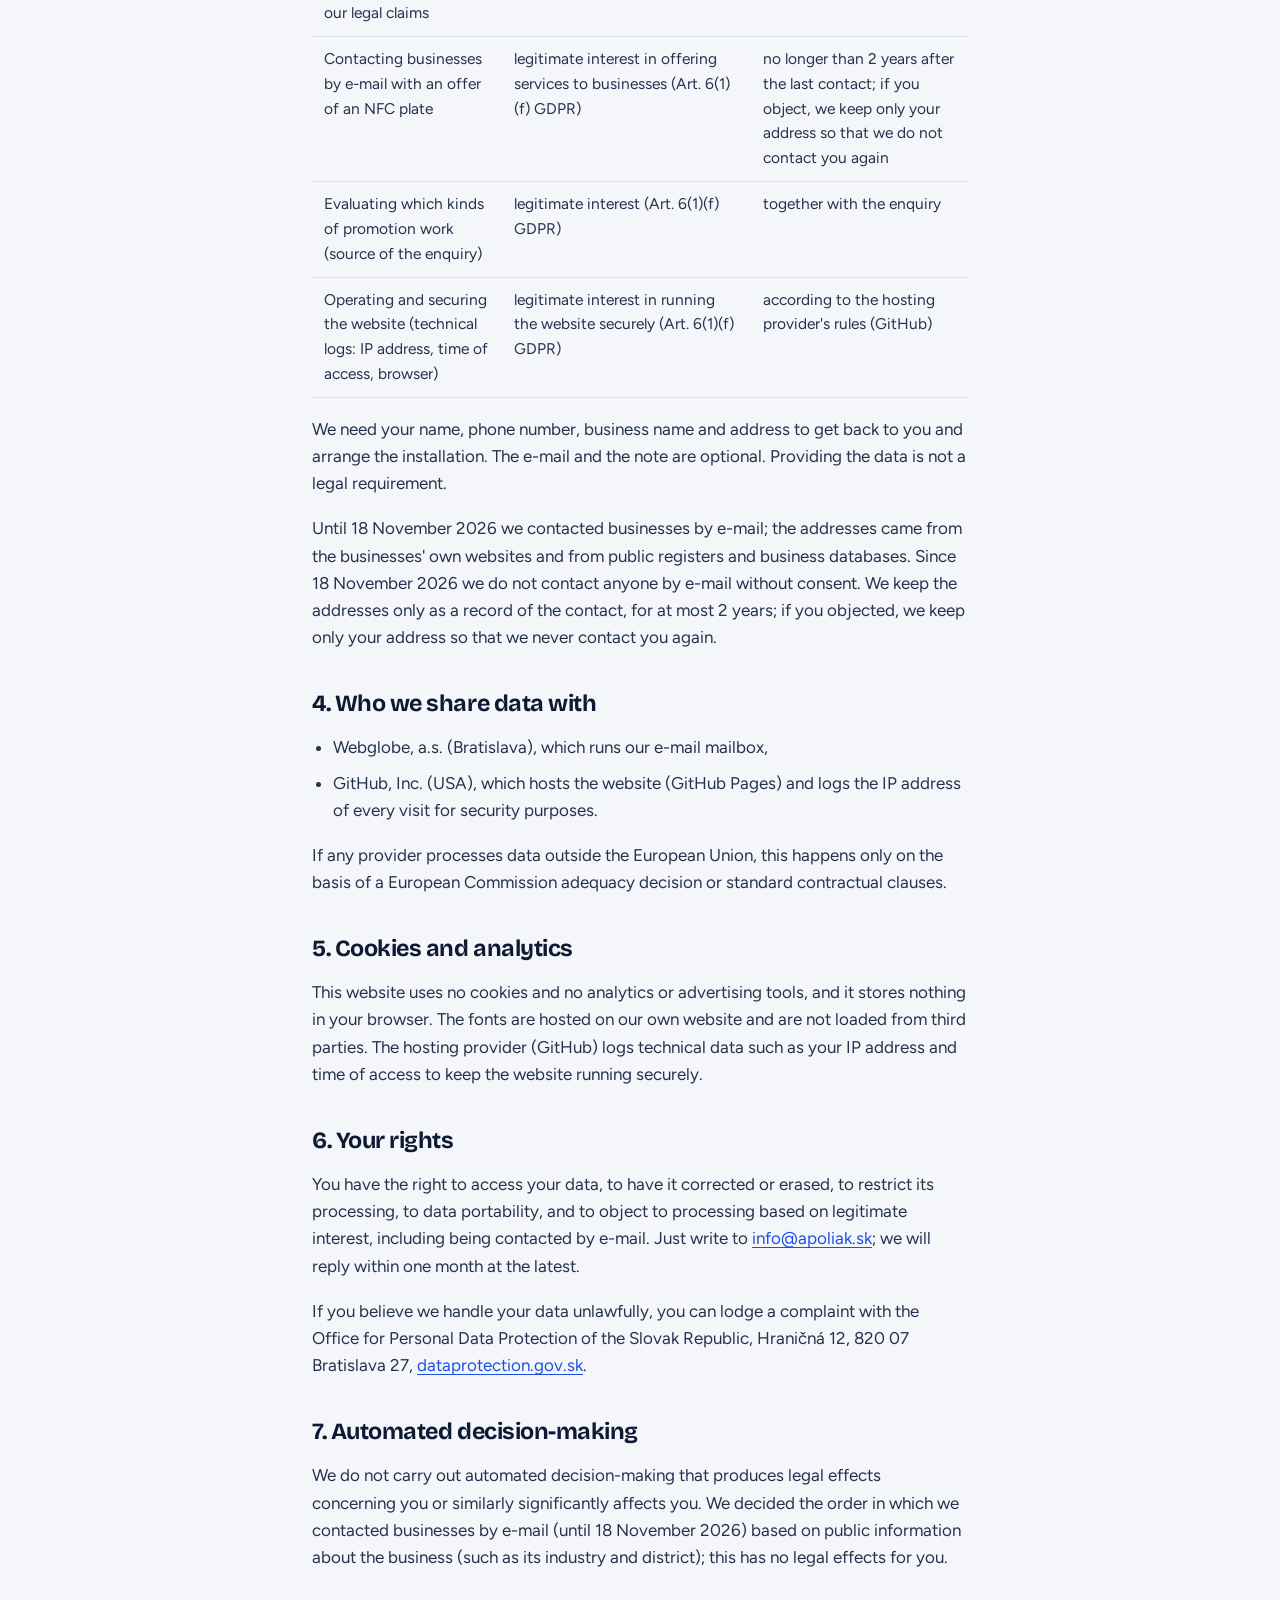
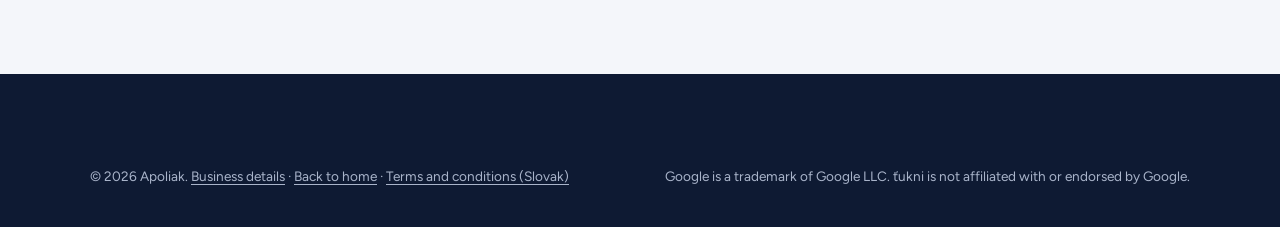
<file: en/privacy.html>
<!doctype html>
<html lang="en">
<head>
  <meta charset="utf-8">
  <meta http-equiv="Content-Security-Policy" content="default-src 'self'; script-src 'self'; style-src 'self' 'unsafe-inline'; img-src 'self' data:; font-src 'self'; connect-src 'self'; form-action 'self'; base-uri 'self'; object-src 'none'">
  <meta name="referrer" content="strict-origin-when-cross-origin">
  <meta name="viewport" content="width=device-width, initial-scale=1, viewport-fit=cover">
  <title>Privacy policy | ťukni</title>
  <meta name="description" content="How ťukni processes personal data for enquiries and installation of NFC plates.">
  <meta name="color-scheme" content="light">
  <link rel="canonical" href="https://apoliak7777.github.io/Review-QR-Cards/en/privacy.html">
  <link rel="alternate" hreflang="sk" href="https://apoliak7777.github.io/Review-QR-Cards/ochrana-osobnych-udajov.html">
  <link rel="alternate" hreflang="en" href="https://apoliak7777.github.io/Review-QR-Cards/en/privacy.html">
  <link rel="alternate" hreflang="x-default" href="https://apoliak7777.github.io/Review-QR-Cards/ochrana-osobnych-udajov.html">
  <link rel="icon" href="../assets/img/favicon.svg" type="image/svg+xml">
  <link rel="preload" href="../assets/fonts/bricolage-grotesque-latin-wght-normal.woff2" as="font" type="font/woff2" crossorigin>
  <link rel="preload" href="../assets/fonts/figtree-latin-wght-normal.woff2" as="font" type="font/woff2" crossorigin>
  <link rel="stylesheet" href="../assets/css/style.css">
</head>
<body>
  <!-- English translation of ochrana-osobnych-udajov.html. Keep both versions in sync. -->
  <a class="skip-link" href="#content">Skip to content</a>
  <header class="site-header">
    <div class="wrap header-inner">
      <a class="logo" href="./" aria-label="ťukni – home">
        <svg class="logo-mark" viewBox="0 0 40 40" aria-hidden="true"><rect width="40" height="40" rx="11" fill="#1d4fe0"/><path fill="#ffb300" d="M15.6 9.6l2.4 4.9 5.4.8-3.9 3.8.9 5.4-4.8-2.5-4.8 2.5.9-5.4-3.9-3.8 5.4-.8z" transform="translate(0 3)"/><path d="M27.2 14.2a8.4 8.4 0 0 1 0 11.6M31.3 10.6a13.6 13.6 0 0 1 0 18.8" fill="none" stroke="#fff" stroke-width="2.6" stroke-linecap="round"/></svg>
        ťukni
      </a>
      <div class="header-actions">
        <div class="lang-switch" aria-label="Language">
          <a href="../ochrana-osobnych-udajov.html" lang="sk" hreflang="sk">SK</a>
          <a href="privacy.html" lang="en" hreflang="en" aria-current="true">EN</a>
        </div>
        <a class="btn btn--small" href="./#contact">Contact</a>
      </div>
    </div>
  </header>

  <main id="content" class="legal">
    <div class="wrap legal-inner">
      <p class="meta">Effective from 10&nbsp;November 2026</p>
      <h1>Privacy policy</h1>
      <p>When you contact us about an NFC plate, or when we contacted you by e-mail (until 18 November 2026), we process some of your details. This page explains which details, why we have them, how long we keep them and what your rights are. We follow Regulation (EU) 2016/679 (GDPR) and Slovak Act No.&nbsp;18/2018 Coll. on personal data protection. This is a translation; the <a href="../ochrana-osobnych-udajov.html" hreflang="sk" lang="sk">Slovak version</a> prevails.</p>

      <h2>1. Who processes your data</h2>
      <p>The controller is Apoliak; its details are on the <a href="business-details.html">Business details</a> page. Contact for data questions: <a href="mailto:info@apoliak.sk">info@apoliak.sk</a>, <a href="tel:+421902464022">+421 902 464 022</a>.</p>

      <h2>2. What data we process</h2>
      <ul>
        <li>from the form, a phone call or an e-mail: your full name, phone number, e-mail (if you provide it), business name and address, number of plates and the content of your note,</li>
        <li>at installation: the billing details of your business (business name, registered office, IČO, and DIČ or VAT ID where applicable) and the link to your Google Business Profile,</li>
        <li>the content of our communication (e-mails, text messages, appointments),</li>
        <li>when we contacted you by e-mail (until 18 November 2026): the business e-mail address, the business name and public information about the business (such as its industry and district),</li>
        <li>where you came to the website from (a tag in the link, for example from a flyer, or the address of the website you clicked from) and the website language, if you send the form.</li>
      </ul>

      <h2>3. What we use the data for</h2>
      <div class="table-scroll">
        <table class="legal-table">
          <thead>
            <tr><th>Purpose</th><th>Legal basis</th><th>Retention period</th></tr>
          </thead>
          <tbody>
            <tr><td data-label="Purpose">Replying to your enquiry and arranging the installation</td><td data-label="Legal basis">steps taken at your request before entering into a contract and legitimate interest in communicating with the business's contact person (Art.&nbsp;6(1)(b) and (f) GDPR)</td><td data-label="Retention period">if no installation takes place, no longer than 12&nbsp;months after our last communication</td></tr>
            <tr><td data-label="Purpose">Installation, setting up the plate, warranty and customer communication</td><td data-label="Legal basis">performance of the contract and legitimate interest in communicating with the customer's contact person (Art.&nbsp;6(1)(b) and (f) GDPR)</td><td data-label="Retention period">for the duration of the contract and the warranty period</td></tr>
            <tr><td data-label="Purpose">Invoicing and accounting</td><td data-label="Legal basis">legal obligation (Art.&nbsp;6(1)(c) GDPR) under accounting and tax laws</td><td data-label="Retention period">10&nbsp;years</td></tr>
            <tr><td data-label="Purpose">Handling warranty claims and protecting our legal claims</td><td data-label="Legal basis">legitimate interest (Art.&nbsp;6(1)(f) GDPR)</td><td data-label="Retention period">for the warranty period and the limitation period</td></tr>
            <tr><td data-label="Purpose">Contacting businesses by e-mail with an offer of an NFC plate</td><td data-label="Legal basis">legitimate interest in offering services to businesses (Art.&nbsp;6(1)(f) GDPR)</td><td data-label="Retention period">no longer than 2&nbsp;years after the last contact; if you object, we keep only your address so that we do not contact you again</td></tr>
            <tr><td data-label="Purpose">Evaluating which kinds of promotion work (source of the enquiry)</td><td data-label="Legal basis">legitimate interest (Art.&nbsp;6(1)(f) GDPR)</td><td data-label="Retention period">together with the enquiry</td></tr>
            <tr><td data-label="Purpose">Operating and securing the website (technical logs: IP address, time of access, browser)</td><td data-label="Legal basis">legitimate interest in running the website securely (Art.&nbsp;6(1)(f) GDPR)</td><td data-label="Retention period">according to the hosting provider's rules (GitHub)</td></tr>
          </tbody>
        </table>
      </div>
      <p>We need your name, phone number, business name and address to get back to you and arrange the installation. The e-mail and the note are optional. Providing the data is not a legal requirement.</p>
      <p>Until 18 November 2026 we contacted businesses by e-mail; the addresses came from the businesses' own websites and from public registers and business databases. Since 18 November 2026 we do not contact anyone by e-mail without consent. We keep the addresses only as a record of the contact, for at most 2 years; if you objected, we keep only your address so that we never contact you again.</p>

      <h2>4. Who we share data with</h2>
      <ul>
        <li>Webglobe, a.s. (Bratislava), which runs our e-mail mailbox,</li>
        <li>GitHub, Inc. (USA), which hosts the website (GitHub Pages) and logs the IP address of every visit for security purposes.</li>
      </ul>
      <p>If any provider processes data outside the European Union, this happens only on the basis of a European Commission adequacy decision or standard contractual clauses.</p>

      <h2>5. Cookies and analytics</h2>
      <p>This website uses no cookies and no analytics or advertising tools, and it stores nothing in your browser. The fonts are hosted on our own website and are not loaded from third parties. The hosting provider (GitHub) logs technical data such as your IP address and time of access to keep the website running securely.</p>

      <h2>6. Your rights</h2>
      <p>You have the right to access your data, to have it corrected or erased, to restrict its processing, to data portability, and to object to processing based on legitimate interest, including being contacted by e-mail. Just write to <a href="mailto:info@apoliak.sk">info@apoliak.sk</a>; we will reply within one month at the latest.</p>
      <p>If you believe we handle your data unlawfully, you can lodge a complaint with the Office for Personal Data Protection of the Slovak Republic, Hraničná 12, 820&nbsp;07 Bratislava 27, <a href="https://dataprotection.gov.sk" target="_blank" rel="noopener">dataprotection.gov.sk</a>.</p>

      <h2>7. Automated decision-making</h2>
      <p>We do not carry out automated decision-making that produces legal effects concerning you or similarly significantly affects you. We decided the order in which we contacted businesses by e-mail (until 18 November 2026) based on public information about the business (such as its industry and district); this has no legal effects for you.</p>
    </div>
  </main>

  <footer class="site-footer">
    <div class="wrap">
      <div class="footer-legal">
        <p>© <span data-year>2026</span> Apoliak. <a href="business-details.html" style="color:inherit">Business details</a> · <a href="./" style="color:inherit">Back to home</a> · <a href="../obchodne-podmienky.html" hreflang="sk" style="color:inherit">Terms and conditions (Slovak)</a></p>
        <p>Google is a trademark of Google LLC. ťukni is not affiliated with or endorsed by Google.</p>
      </div>
    </div>
  </footer>
  <script src="../assets/js/main.js" defer></script>
</body>
</html>
</file>
<file: assets/css/style.css>
/* ==========================================================================
   Ťukni – NFC tabuľky na Google recenzie
   Farby, písma a rozostupy sú definované ako tokeny v :root.
   ========================================================================== */

/* ---------- Písma (self-hosted, žiadne požiadavky na Google Fonts) ---------- */
@font-face {
  font-family: "Bricolage Grotesque";
  font-style: normal;
  font-display: swap;
  font-weight: 200 800;
  src: url("../fonts/bricolage-grotesque-latin-ext-wght-normal.woff2") format("woff2");
  unicode-range: U+0100-02BA, U+02BD-02C5, U+02C7-02CC, U+02CE-02D7, U+02DD-02FF, U+0304, U+0308, U+0329, U+1D00-1DBF, U+1E00-1E9F, U+1EF2-1EFF, U+2020, U+20A0-20AB, U+20AD-20C0, U+2113, U+2C60-2C7F, U+A720-A7FF;
}
@font-face {
  font-family: "Bricolage Grotesque";
  font-style: normal;
  font-display: swap;
  font-weight: 200 800;
  src: url("../fonts/bricolage-grotesque-latin-wght-normal.woff2") format("woff2");
  unicode-range: U+0000-00FF, U+0131, U+0152-0153, U+02BB-02BC, U+02C6, U+02DA, U+02DC, U+0304, U+0308, U+0329, U+2000-206F, U+20AC, U+2122, U+2191, U+2193, U+2212, U+2215, U+FEFF, U+FFFD;
}
@font-face {
  font-family: "Figtree";
  font-style: normal;
  font-display: swap;
  font-weight: 300 900;
  src: url("../fonts/figtree-latin-ext-wght-normal.woff2") format("woff2");
  unicode-range: U+0100-02BA, U+02BD-02C5, U+02C7-02CC, U+02CE-02D7, U+02DD-02FF, U+0304, U+0308, U+0329, U+1D00-1DBF, U+1E00-1E9F, U+1EF2-1EFF, U+2020, U+20A0-20AB, U+20AD-20C0, U+2113, U+2C60-2C7F, U+A720-A7FF;
}
@font-face {
  font-family: "Figtree";
  font-style: normal;
  font-display: swap;
  font-weight: 300 900;
  src: url("../fonts/figtree-latin-wght-normal.woff2") format("woff2");
  unicode-range: U+0000-00FF, U+0131, U+0152-0153, U+02BB-02BC, U+02C6, U+02DA, U+02DC, U+0304, U+0308, U+0329, U+2000-206F, U+20AC, U+2122, U+2191, U+2193, U+2212, U+2215, U+FEFF, U+FFFD;
}
@font-face {
  font-family: "JetBrains Mono";
  font-style: normal;
  font-display: swap;
  font-weight: 500;
  src: url("../fonts/jetbrains-mono-latin-ext-500-normal.woff2") format("woff2");
  unicode-range: U+0100-02BA, U+02BD-02C5, U+02C7-02CC, U+02CE-02D7, U+02DD-02FF, U+0304, U+0308, U+0329, U+1D00-1DBF, U+1E00-1E9F, U+1EF2-1EFF, U+2020, U+20A0-20AB, U+20AD-20C0, U+2113, U+2C60-2C7F, U+A720-A7FF;
}
@font-face {
  font-family: "JetBrains Mono";
  font-style: normal;
  font-display: swap;
  font-weight: 500;
  src: url("../fonts/jetbrains-mono-latin-500-normal.woff2") format("woff2");
  unicode-range: U+0000-00FF, U+0131, U+0152-0153, U+02BB-02BC, U+02C6, U+02DA, U+02DC, U+0304, U+0308, U+0329, U+2000-206F, U+20AC, U+2122, U+2191, U+2193, U+2212, U+2215, U+FEFF, U+FFFD;
}

/* ---------- Tokeny ---------- */
:root {
  color-scheme: light;

  --ink: #0e1a33;
  --ink-2: #26324d;
  --muted: #5a6680;
  --paper: #f4f6fa;
  --surface: #ffffff;
  --line: #dce2ed;
  --line-strong: #c3ccdc;
  --field-line: #7d879c; /* okraj vstupných polí, 3,6:1 na bielej (WCAG 1.4.11) */

  --blue: #1d4fe0;
  --blue-deep: #1238b0;
  --blue-soft: #e8eeff;
  --star: #ffb300;
  --star-soft: #fff4d6;

  --ok: #13875a;
  --bad: #c2362b;

  --on-ink: #eef2fa;
  --on-ink-muted: #a9b4ca;
  --ink-line: #2a3756;

  --font-display: "Bricolage Grotesque", "Figtree", system-ui, -apple-system, "Segoe UI", sans-serif;
  --font-body: "Figtree", system-ui, -apple-system, "Segoe UI", Roboto, sans-serif;
  --font-mono: "JetBrains Mono", ui-monospace, "SFMono-Regular", Menlo, Consolas, monospace;

  --fs-small: 0.875rem;
  --fs-body: 1.0625rem;
  --fs-lead: clamp(1.125rem, 0.4vw + 1.02rem, 1.3rem);
  --fs-h3: 1.25rem;
  --fs-h2: clamp(1.95rem, 2.6vw + 1.1rem, 3.1rem);
  --fs-h1: clamp(2.45rem, 4.4vw + 1.2rem, 4.7rem);

  --radius: 14px;
  --radius-lg: 22px;
  --shadow: 0 1px 2px rgba(14, 26, 51, 0.06), 0 8px 24px rgba(14, 26, 51, 0.07);
  --gutter: clamp(16px, 4vw, 40px);
  --section-y: clamp(64px, 8vw, 120px);
  --header-h: 68px;
}

/* ---------- Základ ---------- */
*,
*::before,
*::after { box-sizing: border-box; }

html {
  -webkit-text-size-adjust: 100%;
  scroll-behavior: smooth;
  scroll-padding-top: var(--header-h);
}

body {
  margin: 0;
  background: var(--paper);
  color: var(--ink-2);
  font-family: var(--font-body);
  font-size: var(--fs-body);
  line-height: 1.6;
  -webkit-font-smoothing: antialiased;
  text-rendering: optimizeLegibility;
  overflow-x: hidden;
}

[hidden] { display: none !important; }
img, svg { display: block; max-width: 100%; }
a[href^="tel:"] { white-space: nowrap; }
.nowrap { white-space: nowrap; }
a { color: var(--blue); text-underline-offset: 3px; }
a:hover { color: var(--blue-deep); }

h1, h2, h3 {
  font-family: var(--font-display);
  color: var(--ink);
  line-height: 1.08;
  letter-spacing: -0.02em;
  margin: 0;
  text-wrap: balance;
}
h1 { font-size: var(--fs-h1); font-weight: 750; letter-spacing: -0.035em; }
h2 { font-size: var(--fs-h2); font-weight: 700; }
h3 { font-size: var(--fs-h3); font-weight: 650; letter-spacing: -0.01em; line-height: 1.25; }
p { margin: 0; }
p, li, dd, summary, figcaption { text-wrap: pretty; }
.sent { display: inline-block; } /* nadpis sa nezalomí uprostred druhej vety */

:focus-visible {
  outline: 3px solid var(--blue);
  outline-offset: 3px;
  border-radius: 6px;
}
.section--ink :focus-visible,
.order-summary :focus-visible,
.site-footer :focus-visible,
.mobile-cta :focus-visible { outline-color: var(--star); }

.visually-hidden {
  position: absolute !important;
  width: 1px; height: 1px;
  padding: 0; margin: -1px;
  overflow: hidden; clip: rect(0 0 0 0);
  white-space: nowrap; border: 0;
}

.skip-link {
  position: absolute;
  left: 16px; top: -60px;
  z-index: 100;
  background: var(--ink);
  color: #fff;
  padding: 10px 16px;
  border-radius: 10px;
  font-weight: 600;
}
.skip-link:focus { top: 12px; color: #fff; }

.wrap {
  width: 100%;
  max-width: 1180px;
  margin-inline: auto;
  padding-inline: var(--gutter);
}

.section { padding-block: var(--section-y); }
.section--white { background: var(--surface); }
.section--ink { background: var(--ink); color: var(--on-ink-muted); }
.section--ink h2,
.section--ink h3 { color: var(--on-ink); }

.eyebrow {
  display: inline-flex;
  align-items: center;
  gap: 10px;
  font-family: var(--font-mono);
  font-size: 0.78rem;
  font-weight: 500;
  letter-spacing: 0.08em;
  text-transform: uppercase;
  color: var(--blue);
}
.eyebrow::before {
  content: "";
  width: 18px; height: 1px;
  background: currentColor;
}
.section--ink .eyebrow { color: var(--star); }

.section-head {
  display: grid;
  gap: 16px;
  max-width: 44rem;
  margin-bottom: clamp(36px, 5vw, 56px);
}
.section-head p { font-size: var(--fs-lead); color: var(--muted); max-width: 38rem; }
.section--ink .section-head p { color: var(--on-ink-muted); }

/* ---------- Tlačidlá ---------- */
.btn {
  --btn-bg: var(--blue);
  --btn-fg: #fff;
  display: inline-flex;
  align-items: center;
  justify-content: center;
  gap: 10px;
  min-height: 52px;
  padding: 0 26px;
  border: 1.5px solid var(--btn-bg);
  border-radius: 999px;
  background: var(--btn-bg);
  color: var(--btn-fg);
  font: 650 1rem/1 var(--font-body);
  text-decoration: none;
  cursor: pointer;
  transition: transform 0.15s ease, background-color 0.15s ease, border-color 0.15s ease, box-shadow 0.15s ease;
}
.btn:hover {
  --btn-bg: var(--blue-deep);
  color: var(--btn-fg);
  transform: translateY(-1px);
  box-shadow: 0 8px 20px rgba(29, 79, 224, 0.25);
}
.btn:active { transform: translateY(0); }
.btn svg { width: 18px; height: 18px; flex: none; }

.btn--ghost {
  --btn-bg: transparent;
  --btn-fg: var(--ink);
  border-color: var(--line-strong);
}
.btn--ghost:hover {
  --btn-bg: var(--surface);
  --btn-fg: var(--ink);
  border-color: var(--ink);
  box-shadow: none;
}
.btn--block { width: 100%; }
.btn--small { min-height: 42px; padding: 0 18px; font-size: 0.95rem; }
.btn[aria-disabled="true"] { opacity: 0.7; cursor: progress; }

/* ---------- Hlavička ---------- */
.site-header {
  position: sticky;
  top: 0;
  z-index: 50;
  background: rgba(244, 246, 250, 0.86);
  -webkit-backdrop-filter: saturate(160%) blur(12px);
  backdrop-filter: saturate(160%) blur(12px);
  border-bottom: 1px solid transparent;
  transition: border-color 0.2s ease;
}
.site-header.is-scrolled { border-bottom-color: var(--line); }

.header-inner {
  display: flex;
  align-items: center;
  justify-content: space-between;
  gap: 24px;
  min-height: var(--header-h);
}

.logo {
  display: inline-flex;
  align-items: center;
  gap: 9px;
  color: var(--ink);
  text-decoration: none;
  font-family: var(--font-display);
  font-weight: 750;
  font-size: 1.6rem;
  letter-spacing: -0.04em;
  line-height: 1;
}
.logo:hover { color: var(--ink); }
.logo-mark {
  width: 34px; height: 34px;
  flex: none;
}

.nav {
  display: flex;
  align-items: center;
  gap: 30px;
  margin-left: auto;
}
.lang-switch {
  display: inline-flex;
  padding: 3px;
  border: 1px solid var(--line-strong);
  border-radius: 999px;
  background: var(--surface);
  font-family: var(--font-mono);
  font-size: 0.8rem;
  line-height: 1;
}
.lang-switch a {
  display: inline-grid;
  place-items: center;
  min-width: 38px;
  min-height: 32px;
  padding: 0 8px;
  border-radius: 999px;
  color: var(--ink-2);
  text-decoration: none;
}
.lang-switch a:hover { color: var(--blue); }
.lang-switch a[aria-current="true"] { background: var(--ink); color: #fff; }
.header-actions { display: flex; align-items: center; gap: 12px; }
.nav-links {
  display: flex;
  gap: 26px;
  margin: 0; padding: 0;
  list-style: none;
}
.nav-links a {
  color: var(--ink-2);
  text-decoration: none;
  font-weight: 550;
  font-size: 0.98rem;
}
.nav-links a:hover { color: var(--blue); }

.nav-toggle {
  display: none;
  width: 44px; height: 44px;
  align-items: center;
  justify-content: center;
  border: 1px solid var(--line-strong);
  border-radius: 12px;
  background: var(--surface);
  color: var(--ink);
  cursor: pointer;
}
.nav-toggle svg { width: 22px; height: 22px; }

@media (max-width: 880px) {
  .nav-toggle { display: inline-flex; }
  .lang-switch { margin-left: auto; }
  .nav {
    position: absolute;
    left: 0; right: 0; top: 100%;
    display: none;
    flex-direction: column;
    align-items: stretch;
    gap: 18px;
    padding: 18px var(--gutter) 24px;
    background: var(--paper);
    border-bottom: 1px solid var(--line);
    box-shadow: 0 16px 30px rgba(14, 26, 51, 0.08);
  }
  .nav.is-open { display: flex; }
  .nav-links { flex-direction: column; gap: 4px; }
  .nav-links a { display: block; padding: 10px 0; font-size: 1.1rem; }
}

/* ---------- Hero ---------- */
.hero {
  position: relative;
  padding-block: clamp(32px, 5vw, 72px) clamp(56px, 7vw, 100px);
  overflow: hidden;
}
.hero-grid {
  display: grid;
  grid-template-columns: minmax(0, 1.05fr) minmax(0, 0.95fr);
  align-items: center;
  gap: clamp(32px, 5vw, 72px);
}
.hero-copy {
  display: grid;
  gap: 24px;
  justify-items: start;
}
.hero h1 { max-width: 14ch; }
.hero h1 .eyebrow { display: flex; width: fit-content; margin-bottom: 24px; line-height: 1.4; }
.hero-lead {
  font-size: var(--fs-lead);
  color: var(--muted);
  max-width: 33rem;
}
.hero-actions {
  display: flex;
  flex-wrap: wrap;
  gap: 12px;
  margin-top: 4px;
}

.mark {
  color: var(--blue);
  background: linear-gradient(var(--star), var(--star)) 0 94% / 100% 0.14em no-repeat;
  -webkit-box-decoration-break: clone;
  box-decoration-break: clone;
  padding-bottom: 0.02em;
}

.checks {
  display: flex;
  flex-wrap: wrap;
  gap: 10px 22px;
  margin: 8px 0 0; padding: 0;
  list-style: none;
  font-size: 0.95rem;
  color: var(--ink-2);
  font-weight: 550;
}
.checks li { display: inline-flex; align-items: center; gap: 8px; }
.checks svg { width: 18px; height: 18px; color: var(--ok); flex: none; }

@media (max-width: 520px) {
  .hero-actions .btn { flex: 1 1 100%; }
}
@media (max-width: 920px) {
  .hero-grid { grid-template-columns: minmax(0, 1.1fr) minmax(0, 0.9fr); }
}
@media (max-width: 760px) {
  .hero-grid { grid-template-columns: 1fr; }
  .hero-visual { max-width: 520px; width: 100%; margin-inline: auto; }
}
@media (min-width: 761px) and (max-width: 980px) {
  .hero-grid { gap: 28px; }
  .hero h1 { font-size: clamp(2.4rem, 5.4vw, 3.6rem); }
  .hero-actions .btn { flex: 1 1 auto; }
  .checks { flex-direction: column; gap: 8px; }
}

/* ---------- Scéna: tabuľka + telefón (hero) ---------- */
.scene {
  position: relative;
  width: 100%;
  aspect-ratio: 1 / 0.98;
  max-width: 100%;
  container-type: inline-size;
}

.scene-rings {
  position: absolute;
  inset: -8%;
  background:
    repeating-radial-gradient(circle at 36% 54%, transparent 0 5.2cqw, rgba(29, 79, 224, 0.10) 5.2cqw 5.35cqw);
  -webkit-mask-image: radial-gradient(circle at 36% 54%, #000 18%, transparent 62%);
  mask-image: radial-gradient(circle at 36% 54%, #000 18%, transparent 62%);
  pointer-events: none;
}

.plate {
  position: absolute;
  left: 9%;
  top: 22%;
  width: 56%;
  transform: rotate(-4deg);
}

.plate-face {
  position: relative;
  aspect-ratio: 1 / 1;
  border-radius: 3.2cqw;
  overflow: hidden;
  background: #fff;
  box-shadow:
    0 0 0 0.55cqw rgba(255, 255, 255, 0.7),
    0 0 0 0.7cqw rgba(14, 26, 51, 0.08),
    0 2.4cqw 5cqw rgba(14, 26, 51, 0.2);
  display: grid;
  grid-template-rows: 49% 1fr;
}
.plate-face::after {
  content: "";
  position: absolute;
  inset: 0;
  background: linear-gradient(125deg, rgba(255, 255, 255, 0.42) 0 16%, rgba(255, 255, 255, 0) 16.4% 100%);
  pointer-events: none;
}

.plate-top {
  display: grid;
  align-content: center;
  justify-items: center;
  gap: 1.6cqw;
  padding: 2cqw 3cqw 4cqw;
  background: linear-gradient(180deg, #2459ec, #1a44c8);
  color: #fff;
  text-align: center;
  font-family: var(--font-body);
  font-weight: 800;
  font-size: 2.85cqw;
  line-height: 1.25;
  letter-spacing: 0.01em;
}
.plate-stars {
  display: flex;
  gap: 0.8cqw;
  color: var(--star);
}
.plate-stars svg { width: 3cqw; height: 3cqw; }

.plate-bottom {
  position: relative;
  display: grid;
  align-content: end;
  justify-items: center;
  gap: 1.6cqw;
  padding: 0 3cqw 4.4cqw;
  color: var(--ink);
  font-weight: 700;
  font-size: 2.1cqw;
}
.plate-badge {
  position: absolute;
  top: 0;
  left: 50%;
  translate: -50% -50%;
  display: grid;
  place-items: center;
  width: 11cqw; height: 11cqw;
  border-radius: 50%;
  background: #fff;
  box-shadow: 0 0.6cqw 1.6cqw rgba(14, 26, 51, 0.18);
  color: var(--star);
}
.plate-badge svg { width: 6cqw; height: 6cqw; }
.plate-tap {
  display: grid;
  place-items: center;
  width: 12cqw; height: 8.4cqw;
  border: 0.45cqw solid var(--ink);
  border-radius: 50%;
  color: var(--ink);
}
.plate-tap svg { width: 7cqw; height: 7cqw; }

/* kótovanie – ako na technickom výkrese */
.dim {
  position: absolute;
  display: flex;
  align-items: center;
  justify-content: center;
  color: var(--muted);
  font-family: var(--font-mono);
  font-size: 2.3cqw;
  letter-spacing: 0.02em;
}
.dim span {
  position: relative;
  padding: 0 1.2cqw;
  background: var(--paper);
}
.dim::before {
  content: "";
  position: absolute;
  background: var(--line-strong);
}
.dim--top {
  left: 0; right: 0;
  top: -6.2cqw;
  height: 2.6cqw;
  border-inline: 1px solid var(--line-strong);
}
.dim--top::before { left: 0; right: 0; top: 50%; height: 1px; }
.dim--side {
  top: 0; bottom: 0;
  left: -6.2cqw;
  width: 2.6cqw;
  border-block: 1px solid var(--line-strong);
}
.dim--side::before { top: 0; bottom: 0; left: 50%; width: 1px; }
.dim--side span { transform: rotate(-90deg); white-space: nowrap; }

.waves {
  position: absolute;
  left: 45%;
  top: 56%;
  z-index: 3;
  width: 12cqw;
  height: 12cqw;
  transform: rotate(55deg);
}
.waves span {
  position: absolute;
  inset: 0;
  border: 0.7cqw solid var(--blue);
  border-color: var(--blue) transparent transparent transparent;
  border-radius: 50%;
  opacity: 0.85;
}
.waves span:nth-child(2) { inset: 2.4cqw; opacity: 0.6; }
.waves span:nth-child(3) { inset: 4.8cqw; opacity: 0.4; }

.phone {
  position: absolute;
  right: 3%;
  top: 4%;
  width: 34%;
  aspect-ratio: 9 / 18.5;
  padding: 1.1cqw;
  border-radius: 5.4cqw;
  background: var(--ink);
  box-shadow: 0 3cqw 6cqw rgba(14, 26, 51, 0.28), inset 0 0 0 0.35cqw #33405f;
  transform: rotate(9deg);
}
.phone-screen {
  position: relative;
  display: flex;
  flex-direction: column;
  gap: 2cqw;
  height: 100%;
  padding: 6cqw 2.8cqw 3cqw;
  border-radius: 4.4cqw;
  background: #fff;
  overflow: hidden;
}
.phone-screen::before {
  content: "";
  position: absolute;
  top: 1.6cqw; left: 50%;
  translate: -50% 0;
  width: 9cqw; height: 2.2cqw;
  border-radius: 999px;
  background: var(--ink);
}
.ps-avatar {
  width: 7cqw; height: 7cqw;
  border-radius: 50%;
  background: var(--star-soft);
  display: grid;
  place-items: center;
  color: #a86b00;
  font: 800 2.8cqw/1 var(--font-display);
}
.ps-name {
  font: 700 2.7cqw/1.2 var(--font-body);
  color: var(--ink);
}
.ps-sub {
  margin-top: -1.2cqw;
  font-size: 2cqw;
  line-height: 1.3;
  color: var(--muted);
}
.ps-stars {
  display: flex;
  justify-content: space-between;
  padding-block: 1cqw;
}
.ps-stars svg {
  width: 4.9cqw; height: 4.9cqw;
  fill: var(--star);
}
.ps-lines {
  display: grid;
  gap: 1.3cqw;
  padding: 2cqw;
  border: 0.3cqw solid var(--line);
  border-radius: 1.6cqw;
}
.ps-lines i {
  display: block;
  height: 1.1cqw;
  border-radius: 999px;
  background: var(--line);
}
.ps-lines i:nth-child(2) { width: 82%; }
.ps-lines i:nth-child(3) { width: 58%; }
.ps-btn {
  margin-top: auto;
  align-self: flex-end;
  padding: 1.4cqw 3cqw;
  border-radius: 999px;
  background: var(--blue);
  color: #fff;
  font: 700 2cqw/1 var(--font-body);
}

.scene-tag {
  position: absolute;
  left: 3%;
  bottom: 1%;
  display: inline-flex;
  align-items: center;
  gap: 1.4cqw;
  padding: 1.4cqw 2.4cqw;
  border: 1px solid var(--line);
  border-radius: 999px;
  background: var(--surface);
  color: var(--ink-2);
  font-family: var(--font-mono);
  font-size: 2.3cqw;
  box-shadow: var(--shadow);
}
.scene-tag::before {
  content: "";
  width: 1.6cqw; height: 1.6cqw;
  border-radius: 50%;
  background: var(--ok);
  box-shadow: 0 0 0 0.7cqw rgba(19, 135, 90, 0.15);
}

/* drobné popisky scény nech sú čitateľné aj na mobile */
.scene-tag, .dim { font-size: max(10px, 2.3cqw); }
@media (max-width: 480px) { .dim { display: none; } }

/* Animácia: telefón sa priblíži, vlny pulzujú, hviezdičky sa vyplnia.
   Prehrá sa raz (pohyb trvá ~3 s, WCAG 2.2.2) a skončí v pokojovom stave: všetko vyplnené. */
@media (prefers-reduced-motion: no-preference) {
  .phone { animation: phone-tap 6s cubic-bezier(0.45, 0, 0.2, 1) 1; }
  .waves span { animation: wave 6s ease-out 1 backwards; }
  .waves span:nth-child(2) { animation-delay: 0.12s; }
  .waves span:nth-child(3) { animation-delay: 0.24s; }
  .ps-stars svg { animation: star-fill 6s ease 1 backwards; animation-delay: calc(var(--i) * 0.14s); }
}
@keyframes phone-tap {
  0%, 100% { transform: translate(0, 0) rotate(9deg); }
  22%, 34% { transform: translate(-7cqw, 5cqw) rotate(4deg); }
  52% { transform: translate(0, 0) rotate(9deg); }
}
@keyframes wave {
  0%, 18% { opacity: 0; transform: scale(0.6); }
  26% { opacity: 0.9; transform: scale(1); }
  40%, 100% { opacity: 0; transform: scale(1.25); }
}
@keyframes star-fill {
  0%, 30% { fill: var(--line); transform: scale(0.85); }
  38% { fill: var(--star); transform: scale(1.15); }
  44%, 100% { fill: var(--star); transform: scale(1); }
}

/* ---------- Porovnanie krokov ---------- */
.compare {
  display: grid;
  grid-template-columns: minmax(0, 1.15fr) minmax(0, 0.85fr);
  gap: 20px;
}
.compare-card {
  display: grid;
  align-content: start;
  gap: 22px;
  padding: clamp(24px, 3.4vw, 40px);
  border-radius: var(--radius-lg);
  border: 1px solid var(--line);
  background: var(--paper);
}
.compare-card h3 { display: flex; align-items: baseline; justify-content: space-between; gap: 16px; }
.compare-count {
  font-family: var(--font-mono);
  font-size: 0.85rem;
  font-weight: 500;
  color: var(--muted);
  letter-spacing: 0.02em;
  white-space: nowrap;
}
.steps-list {
  display: grid;
  gap: 0;
  margin: 0; padding: 0;
  list-style: none;
  counter-reset: step;
}
.steps-list li {
  counter-increment: step;
  display: grid;
  grid-template-columns: 2.2rem 1fr;
  gap: 12px;
  align-items: baseline;
  padding-block: 11px;
  border-top: 1px dashed var(--line-strong);
  color: var(--ink-2);
}
.steps-list li:first-child { border-top: 0; padding-top: 0; }
.steps-list li::before {
  content: counter(step, decimal-leading-zero);
  font-family: var(--font-mono);
  font-size: 0.82rem;
  color: var(--muted);
}

.compare-card--win {
  background: var(--blue);
  border-color: var(--blue);
  color: #dbe5ff;
  align-content: space-between;
}
.compare-card--win h3 { color: #fff; }
.compare-card--win .compare-count { color: #dbe5ff; }
.compare-big {
  font-family: var(--font-display);
  font-size: clamp(4.5rem, 9vw, 7.5rem);
  line-height: 0.9;
  font-weight: 750;
  letter-spacing: -0.05em;
  color: #fff;
}
.compare-big small {
  display: block;
  margin-top: 14px;
  font-family: var(--font-body);
  font-size: 1.15rem;
  font-weight: 600;
  letter-spacing: 0;
  line-height: 1.4;
  color: #dbe5ff;
}
.compare-note {
  display: flex;
  align-items: center;
  gap: 12px;
  padding: 14px 16px;
  border-radius: var(--radius);
  background: rgba(255, 255, 255, 0.12);
  color: #fff;
  font-weight: 600;
  font-size: 0.98rem;
  line-height: 1.4;
}
.compare-note svg { width: 22px; height: 22px; flex: none; color: var(--star); }

.quote {
  display: grid;
  grid-template-columns: auto 1fr;
  gap: 18px 22px;
  align-items: start;
  margin: 20px 0 0;
  padding: clamp(22px, 3vw, 32px);
  border-radius: var(--radius-lg);
  background: var(--star-soft);
}
.quote-mark {
  font-family: var(--font-display);
  font-size: 4.2rem;
  line-height: 0.7;
  color: var(--star);
  font-weight: 800;
}
.quote blockquote {
  margin: 0;
  font-family: var(--font-display);
  font-size: clamp(1.25rem, 1.2vw + 0.95rem, 1.65rem);
  font-weight: 600;
  line-height: 1.3;
  letter-spacing: -0.015em;
  color: var(--ink);
}
.quote figcaption {
  grid-column: 2;
  font-family: var(--font-mono);
  font-size: 0.8rem;
  color: #7a5a12;
}
.quote figcaption a { color: inherit; }

@media (max-width: 820px) {
  .compare { grid-template-columns: 1fr; }
  .compare-big { display: grid; grid-template-columns: auto 1fr; align-items: center; column-gap: 16px; }
  .compare-big small { margin-top: 0; }
  .quote { grid-template-columns: 1fr; }
  .quote figcaption { grid-column: 1; }
}

/* ---------- Ako to funguje ---------- */
.how {
  display: grid;
  grid-template-columns: repeat(3, minmax(0, 1fr));
  gap: clamp(20px, 3vw, 36px);
  margin: 0; padding: 0;
  list-style: none;
}
.how li {
  display: grid;
  align-content: start;
  gap: 14px;
  padding-top: 22px;
  border-top: 2px solid var(--ink);
}
.how-num {
  font-family: var(--font-mono);
  font-size: 0.8rem;
  letter-spacing: 0.06em;
  text-transform: uppercase;
  color: var(--blue);
}
.how p { color: var(--muted); }
@media (max-width: 820px) {
  .how { grid-template-columns: 1fr; }
}

/* ---------- Tabuľka – špecifikácia ---------- */
.spec {
  display: grid;
  grid-template-columns: minmax(0, 1fr) minmax(0, 1fr);
  gap: clamp(32px, 5vw, 72px);
  align-items: start;
}
.spec-stage {
  position: sticky;
  top: calc(var(--header-h) + 32px);
  padding: clamp(24px, 4vw, 48px);
  border-radius: var(--radius-lg);
  background:
    radial-gradient(circle at 35% 40%, rgba(29, 79, 224, 0.08), transparent 60%),
    var(--paper);
}
.spec-visual {
  display: grid;
  grid-template-columns: minmax(0, 1.55fr) minmax(0, 1fr);
  gap: clamp(16px, 3vw, 28px);
  align-items: end;
}
.spec-side {
  display: grid;
  gap: 12px;
  justify-items: center;
  container-type: inline-size;
}
.spec-side .plate-face { width: 100%; font-size: inherit; }
.spec-side .plate-top { font-size: 5.1cqw; gap: 3cqw; padding: 3cqw 5cqw 7cqw; }
.spec-side .plate-stars svg { width: 5.4cqw; height: 5.4cqw; }
.spec-side .plate-bottom { font-size: 3.8cqw; padding: 0 4cqw 7cqw; gap: 3cqw; }
.spec-side .plate-badge { width: 19cqw; height: 19cqw; }
.spec-side .plate-badge svg { width: 10.5cqw; height: 10.5cqw; }
.spec-side .plate-tap { width: 21cqw; height: 15cqw; border-width: 0.8cqw; }
.spec-side .plate-tap svg { width: 12cqw; height: 12cqw; }
.spec-side .plate-face { border-radius: 5.5cqw; box-shadow: 0 0 0 1cqw rgba(255,255,255,.7), 0 0 0 1.2cqw rgba(14,26,51,.08), 0 4cqw 9cqw rgba(14,26,51,.16); }

.plate-back {
  position: relative;
  aspect-ratio: 1 / 1;
  width: 100%;
  border-radius: 5.5cqw;
  background:
    repeating-linear-gradient(135deg, #e9edf3 0 3cqw, #dde2ea 3cqw 6cqw);
  box-shadow: 0 0 0 1.2cqw rgba(14, 26, 51, 0.06), 0 4cqw 9cqw rgba(14, 26, 51, 0.12);
  display: grid;
  place-items: center;
  overflow: hidden;
}
.plate-back span {
  padding: 3cqw 7cqw;
  border-radius: 999px;
  background: var(--surface);
  font-family: var(--font-mono);
  font-size: 11cqw;
  line-height: 1;
  color: var(--ink-2);
  box-shadow: var(--shadow);
}
.spec-caption {
  font-family: var(--font-mono);
  font-size: 0.78rem;
  color: var(--muted);
  letter-spacing: 0.02em;
}

.spec-list {
  display: grid;
  margin: 0;
  border-top: 1px solid var(--line);
}
.spec-row {
  display: grid;
  grid-template-columns: minmax(8.5rem, 0.42fr) 1fr;
  gap: 16px;
  padding-block: 15px;
  border-bottom: 1px solid var(--line);
}
.spec-row dt {
  font-family: var(--font-mono);
  font-size: 0.82rem;
  color: var(--muted);
  padding-top: 3px;
}
.spec-row dd {
  margin: 0;
  color: var(--ink);
  font-weight: 550;
}
.spec-row dd small {
  display: block;
  color: var(--muted);
  font-weight: 400;
  font-size: 0.93rem;
}
@media (max-width: 920px) {
  .spec { grid-template-columns: 1fr; }
  .spec-stage { position: static; max-width: 560px; }
}
@media (max-width: 480px) {
  .spec-row { grid-template-columns: 1fr; gap: 2px; }
}

/* ---------- Pre koho ---------- */
.who {
  display: grid;
  grid-template-columns: repeat(4, minmax(0, 1fr));
  margin: 0; padding: 0;
  list-style: none;
  border-top: 1px solid var(--line);
  border-left: 1px solid var(--line);
}
.who li {
  display: grid;
  align-content: start;
  gap: 10px;
  padding: 26px 24px 28px;
  border-right: 1px solid var(--line);
  border-bottom: 1px solid var(--line);
  background: var(--surface);
}
.who svg { width: 30px; height: 30px; color: var(--blue); }
.who h3 { font-size: 1.12rem; }
.who p { color: var(--muted); font-size: 0.97rem; line-height: 1.5; }
@media (max-width: 980px) { .who { grid-template-columns: repeat(2, minmax(0, 1fr)); } }
@media (max-width: 520px) {
  .who { grid-template-columns: repeat(2, minmax(0, 1fr)); }
  .who li { grid-template-columns: 1fr; gap: 8px; padding: 16px 14px; }
  .who li svg { width: 26px; height: 26px; }
  .who h3 { font-size: 1rem; }
  .who p { font-size: 0.88rem; }
}

/* ---------- Pravidlá Google ---------- */
.rules {
  display: grid;
  grid-template-columns: minmax(0, 1fr) minmax(0, 1fr);
  gap: clamp(32px, 5vw, 80px);
  align-items: start;
}
.rules-copy { display: grid; gap: 20px; }
.rules-copy p { font-size: var(--fs-lead); }
.rules-copy a { color: var(--on-ink); }
.rules-lists { display: grid; gap: 16px; }
.rule-group {
  padding: 24px;
  border: 1px solid var(--ink-line);
  border-radius: var(--radius-lg);
}
.rule-group h3 {
  font-family: var(--font-mono);
  font-size: 0.8rem;
  font-weight: 500;
  letter-spacing: 0.08em;
  text-transform: uppercase;
  color: var(--on-ink-muted);
  margin-bottom: 14px;
}
.rule-group ul {
  display: grid;
  gap: 12px;
  margin: 0; padding: 0;
  list-style: none;
}
.rule-group li {
  display: grid;
  grid-template-columns: 24px 1fr;
  gap: 12px;
  color: var(--on-ink);
  line-height: 1.45;
}
.rule-group svg { width: 22px; height: 22px; margin-top: 1px; }
.rule-group--yes svg { color: #3fd28f; }
.rule-group--no svg { color: #ff7b6e; }
@media (max-width: 880px) { .rules { grid-template-columns: 1fr; } }

/* ---------- Cena ---------- */
.price-card {
  display: grid;
  grid-template-columns: minmax(0, 0.85fr) minmax(0, 1.15fr);
  border: 2px solid var(--blue);
  border-radius: var(--radius-lg);
  background: var(--surface);
  box-shadow: 0 18px 40px rgba(29, 79, 224, 0.12);
  overflow: hidden;
}
.price-main {
  display: grid;
  align-content: start;
  justify-items: start;
  gap: 10px;
  padding: clamp(24px, 3.4vw, 40px);
}
.price-main p { color: var(--muted); max-width: 26rem; margin-bottom: 10px; }
.plan-name {
  font-family: var(--font-mono);
  font-weight: 500; /* JetBrains Mono máme len v reze 500 – inak by prehliadač kreslil umelé tučné */
  font-size: 0.84rem;
  letter-spacing: 0.04em;
  text-transform: uppercase;
  color: var(--muted);
}
.plan-amount {
  font-family: var(--font-display);
  font-size: clamp(3.6rem, 4vw + 2rem, 5rem);
  font-weight: 750;
  line-height: 1;
  letter-spacing: -0.04em;
  color: var(--ink);
  font-variant-numeric: tabular-nums;
}
.plan-amount span { font-size: 0.5em; margin-left: 6px; letter-spacing: 0; }
.plan-amount--pre span { margin: 0 4px 0 0; } /* EN: €50, mena pred sumou */
.plan-unit {
  font-family: var(--font-mono);
  font-size: 0.84rem;
  color: var(--muted);
}
.price-includes {
  display: grid;
  align-content: start;
  gap: 16px;
  padding: clamp(24px, 3.4vw, 40px);
  background: var(--blue-soft);
}
.price-includes h3 { font-size: 1.05rem; }
.price-includes ul {
  display: grid;
  grid-template-columns: repeat(2, minmax(0, 1fr));
  gap: 12px 24px;
  margin: 0; padding: 0;
  list-style: none;
}
.price-includes li {
  display: flex;
  gap: 9px;
  align-items: flex-start;
  color: var(--ink-2);
  font-size: 0.97rem;
  line-height: 1.45;
}
.price-includes svg { width: 18px; height: 18px; margin-top: 2px; color: var(--blue); flex: none; }
.price-note {
  margin-top: 18px;
  color: var(--muted);
  font-size: 0.95rem;
}
.guarantee {
  display: grid;
  gap: 6px;
  margin-top: 18px;
  padding: 22px 26px;
  border: 1px solid var(--line);
  border-radius: var(--radius-lg);
  background: var(--surface);
}
.guarantee h3 { font-size: 1.05rem; }
.guarantee p { color: var(--ink-2); }
@media (max-width: 880px) {
  .price-card { grid-template-columns: 1fr; }
}
@media (max-width: 520px) {
  .price-includes ul { grid-template-columns: 1fr; }
}

/* ---------- Otázky ---------- */
.faq {
  display: grid;
  grid-template-columns: minmax(0, 0.8fr) minmax(0, 1.2fr);
  gap: clamp(32px, 5vw, 80px);
  align-items: start;
}
.faq-aside { display: grid; gap: 18px; position: sticky; top: calc(var(--header-h) + 24px); }
.faq-aside p { color: var(--muted); font-size: var(--fs-lead); }
.faq-list { border-top: 1px solid var(--line); }
.faq-item { border-bottom: 1px solid var(--line); }
.faq-item summary {
  display: flex;
  align-items: center;
  justify-content: space-between;
  gap: 20px;
  padding: 20px 0;
  cursor: pointer;
  list-style: none;
  font-family: var(--font-display);
  font-size: 1.16rem;
  font-weight: 620;
  color: var(--ink);
  letter-spacing: -0.01em;
  line-height: 1.35;
}
.faq-item summary::-webkit-details-marker { display: none; }
.faq-item summary::after {
  content: "";
  flex: none;
  width: 28px; height: 28px;
  border-radius: 50%;
  border: 1px solid var(--line-strong);
  background:
    linear-gradient(var(--ink), var(--ink)) center / 11px 1.6px no-repeat,
    linear-gradient(var(--ink), var(--ink)) center / 1.6px 11px no-repeat;
  transition: transform 0.2s ease, background-color 0.2s ease;
}
.faq-item[open] summary::after {
  transform: rotate(45deg);
  background-color: var(--star-soft);
}
.faq-item summary:hover { color: var(--blue); }
.faq-body {
  display: grid;
  gap: 10px;
  padding: 0 44px 22px 0;
  color: var(--ink-2);
}
@media (max-width: 880px) {
  .faq { grid-template-columns: 1fr; }
  .faq-aside { position: static; }
  .faq-body { padding-right: 0; }
}

/* ---------- Objednávka ---------- */
.order {
  display: grid;
  grid-template-columns: minmax(0, 1.35fr) minmax(0, 0.65fr);
  gap: clamp(24px, 4vw, 48px);
  align-items: start;
}
.order-form {
  display: grid;
  gap: 26px;
  padding: clamp(22px, 3.4vw, 40px);
  border: 1px solid var(--line);
  border-radius: var(--radius-lg);
  background: var(--surface);
}
.field-grid {
  display: grid;
  grid-template-columns: repeat(2, minmax(0, 1fr));
  gap: 16px;
}
.field { display: grid; gap: 7px; min-width: 0; }
.field--full { grid-column: 1 / -1; }
.field label {
  font-weight: 600;
  font-size: 0.95rem;
  color: var(--ink);
}
.field label .opt { font-weight: 400; color: var(--muted); }
.field input,
.field textarea {
  width: 100%;
  min-height: 50px;
  padding: 12px 14px;
  border: 1.5px solid var(--field-line);
  border-radius: 12px;
  background: var(--surface);
  color: var(--ink);
  font: 400 1rem/1.4 var(--font-body);
  transition: border-color 0.15s ease, box-shadow 0.15s ease;
}
.field textarea { min-height: 96px; resize: vertical; }
.field input::placeholder,
.field textarea::placeholder { color: #6b7489; }
.field input:focus,
.field textarea:focus {
  outline: 3px solid var(--blue);
  outline-offset: 2px;
  border-color: var(--blue);
}
.field .hint { font-size: 0.88rem; color: var(--muted); line-height: 1.45; }
.field .error {
  display: none;
  font-size: 0.88rem;
  color: var(--bad);
  font-weight: 600;
}
.field.is-invalid input,
.field.is-invalid textarea { border-color: var(--bad); }
.field.is-invalid .error { display: block; }

.honeypot { position: absolute; left: -9999px; width: 1px; height: 1px; overflow: hidden; }

.form-actions {
  display: grid;
  gap: 12px;
}
.form-status {
  font-size: 0.95rem;
  color: var(--bad);
  font-weight: 600;
}
.form-status:empty { display: none; }
.form-note { font-size: 0.88rem; color: var(--muted); line-height: 1.45; }
.order-summary {
  position: sticky;
  top: calc(var(--header-h) + 24px);
  display: grid;
  gap: 20px;
  padding: 28px;
  border-radius: var(--radius-lg);
  background: var(--ink);
  color: var(--on-ink-muted);
}
.order-summary h3 { color: var(--on-ink); }
.next-steps {
  display: grid;
  gap: 12px;
  margin: 0; padding: 18px 0 0;
  list-style: none;
  counter-reset: next;
  border-top: 1px solid var(--ink-line);
  font-size: 0.95rem;
  line-height: 1.45;
}
.next-steps li {
  counter-increment: next;
  display: grid;
  grid-template-columns: 26px 1fr;
  gap: 10px;
}
.next-steps li::before {
  content: counter(next);
  display: grid;
  place-items: center;
  width: 24px; height: 24px;
  border-radius: 50%;
  background: rgba(255, 179, 0, 0.16);
  color: var(--star);
  font-family: var(--font-mono);
  font-size: 0.78rem;
}
.contact-phone {
  display: inline-flex;
  align-items: center;
  gap: 12px;
  color: #fff;
  font-family: var(--font-display);
  font-size: clamp(1.5rem, 1.5vw + 1rem, 1.9rem);
  font-weight: 700;
  letter-spacing: -0.02em;
  text-decoration: none;
}
.contact-phone:hover { color: var(--star); }
.contact-phone svg { width: 28px; height: 28px; color: var(--star); flex: none; }
.summary-contact {
  font-size: 0.92rem;
  line-height: 1.5;
}
.summary-contact a { color: var(--on-ink); }

.form-success {
  display: grid;
  gap: 16px;
  justify-items: start;
  padding: clamp(28px, 4vw, 48px);
  border: 1px solid var(--line);
  border-radius: var(--radius-lg);
  background: var(--surface);
}
.form-success-icon {
  display: grid;
  place-items: center;
  width: 56px; height: 56px;
  border-radius: 50%;
  background: #e3f5ec;
  color: var(--ok);
}
.form-success-icon svg { width: 28px; height: 28px; }
.form-success .copy-line strong { font-weight: 500; }
.form-success-icon.is-pending { background: var(--star-soft); color: #a86b00; }
.form-success p { color: var(--ink-2); max-width: 36rem; }
.form-success .copy-line {
  display: flex;
  flex-wrap: wrap;
  gap: 8px 12px;
  align-items: center;
  font-family: var(--font-mono);
  font-size: 0.92rem;
}
#order-text {
  flex: 1 1 100%;
  width: 100%;
  min-height: 9rem;
  padding: 12px 14px;
  border: 1px solid var(--line-strong);
  border-radius: 12px;
  background: var(--paper);
  color: var(--ink);
  font: 400 0.9rem/1.5 var(--font-mono);
  resize: vertical;
}

@media (max-width: 980px) {
  .order { grid-template-columns: 1fr; }
  .order-summary { position: static; }
}
@media (max-width: 640px) {
  .field-grid { grid-template-columns: 1fr; }
}

/* ---------- Pätička ---------- */
.site-footer {
  padding-block: 64px 40px;
  background: var(--ink);
  color: var(--on-ink-muted);
  font-size: 0.95rem;
}
.site-footer .logo { color: var(--on-ink); }
.footer-grid {
  display: grid;
  grid-template-columns: 1.3fr 1fr 1fr 1fr;
  gap: 36px;
  padding-bottom: 40px;
  border-bottom: 1px solid var(--ink-line);
}
.footer-grid h2 {
  margin-bottom: 14px;
  font-family: var(--font-mono);
  font-size: 0.78rem;
  font-weight: 500;
  letter-spacing: 0.08em;
  text-transform: uppercase;
  color: var(--on-ink-muted);
}
.footer-grid ul { display: grid; gap: 8px; margin: 0; padding: 0; list-style: none; }
.footer-grid a { color: var(--on-ink); text-decoration: none; }
.footer-grid a:hover { color: var(--star); text-decoration: underline; }
.footer-brand { display: grid; gap: 14px; align-content: start; }
.footer-brand p { max-width: 20rem; }
.footer-legal {
  display: flex;
  flex-wrap: wrap;
  justify-content: space-between;
  gap: 12px 32px;
  padding-top: 28px;
  font-size: 0.85rem;
}
.footer-legal p { max-width: 46rem; }
@media (max-width: 880px) { .footer-grid { grid-template-columns: 1fr 1fr; } }
@media (max-width: 520px) { .footer-grid { grid-template-columns: 1fr; } }

/* ---------- Plávajúca výzva na mobile ---------- */
.mobile-cta {
  position: fixed;
  left: 12px; right: 12px;
  max-width: 460px;
  margin-inline: auto;
  bottom: calc(12px + env(safe-area-inset-bottom, 0px));
  z-index: 40;
  display: none;
  align-items: center;
  justify-content: space-between;
  gap: 12px;
  padding: 10px 10px 10px 18px;
  border-radius: 999px;
  background: var(--ink);
  color: var(--on-ink);
  box-shadow: 0 0 0 1px rgba(255, 255, 255, 0.14), 0 12px 30px rgba(14, 26, 51, 0.3);
  transform: translateY(160%);
  opacity: 0;
  visibility: hidden;
  transition: transform 0.25s ease, opacity 0.25s ease, visibility 0.25s;
}
.mobile-cta strong { font-family: var(--font-display); font-size: 1.05rem; }
.mobile-cta span { color: var(--on-ink-muted); font-size: 0.9rem; }
.mobile-cta.is-visible { transform: translateY(0); opacity: 1; visibility: visible; }
@media (max-width: 880px) {
  .mobile-cta { display: flex; }
  html { scroll-padding-bottom: calc(96px + env(safe-area-inset-bottom, 0px)); }
}

/* ---------- Právne stránky ---------- */
.legal {
  padding-block: clamp(40px, 6vw, 80px) var(--section-y);
}
.legal-inner {
  max-width: 46rem;
  display: grid;
  gap: 18px;
}
.legal h1 { font-size: clamp(2.1rem, 3vw + 1.2rem, 3.2rem); margin-bottom: 6px; }
.legal h2 { font-size: 1.45rem; margin-top: 22px; }
.legal p, .legal li { color: var(--ink-2); }
.legal ol, .legal ul { display: grid; gap: 8px; margin: 0; padding-left: 1.3rem; }
.legal .meta { font-family: var(--font-mono); font-size: 0.85rem; color: var(--muted); }
.legal .fill { background: var(--star-soft); padding: 0 4px; border-radius: 4px; }
.legal-table { width: 100%; border-collapse: collapse; font-size: 0.97rem; }
.legal-table th, .legal-table td { text-align: left; padding: 10px 12px; border-bottom: 1px solid var(--line); vertical-align: top; }
.legal-table th { font-family: var(--font-mono); font-size: 0.8rem; font-weight: 500; color: var(--muted); }
.table-scroll { overflow-x: auto; }
@media (max-width: 600px) {
  .legal-table thead { position: absolute; width: 1px; height: 1px; overflow: hidden; clip: rect(0 0 0 0); }
  .legal-table, .legal-table tbody, .legal-table tr, .legal-table td { display: block; width: 100%; }
  .legal-table tr { padding: 12px 0; border-bottom: 1px solid var(--line); }
  .legal-table td { border: 0; padding: 4px 0; }
  .legal-table td::before { content: attr(data-label); display: block; font-family: var(--font-mono); font-size: 0.75rem; color: var(--muted); }
}

/* ---------- 404 ---------- */
.notfound {
  display: grid;
  gap: 20px;
  justify-items: start;
  padding-block: clamp(64px, 10vw, 140px);
}
.notfound-code { font-family: var(--font-mono); color: var(--blue); }

/* ---------- Staršie prehliadače bez jednotiek cqw (iOS 15 a starší) ---------- */
@supports not (width: 1cqw) {
  .hero-visual, .spec-stage { display: none; }
  .hero-grid, .spec { grid-template-columns: 1fr; }
}

/* ---------- Pohyb ---------- */
@media (prefers-reduced-motion: reduce) {
  html { scroll-behavior: auto; }
  *, *::before, *::after { transition-duration: 0.01ms !important; }
}
</file>
